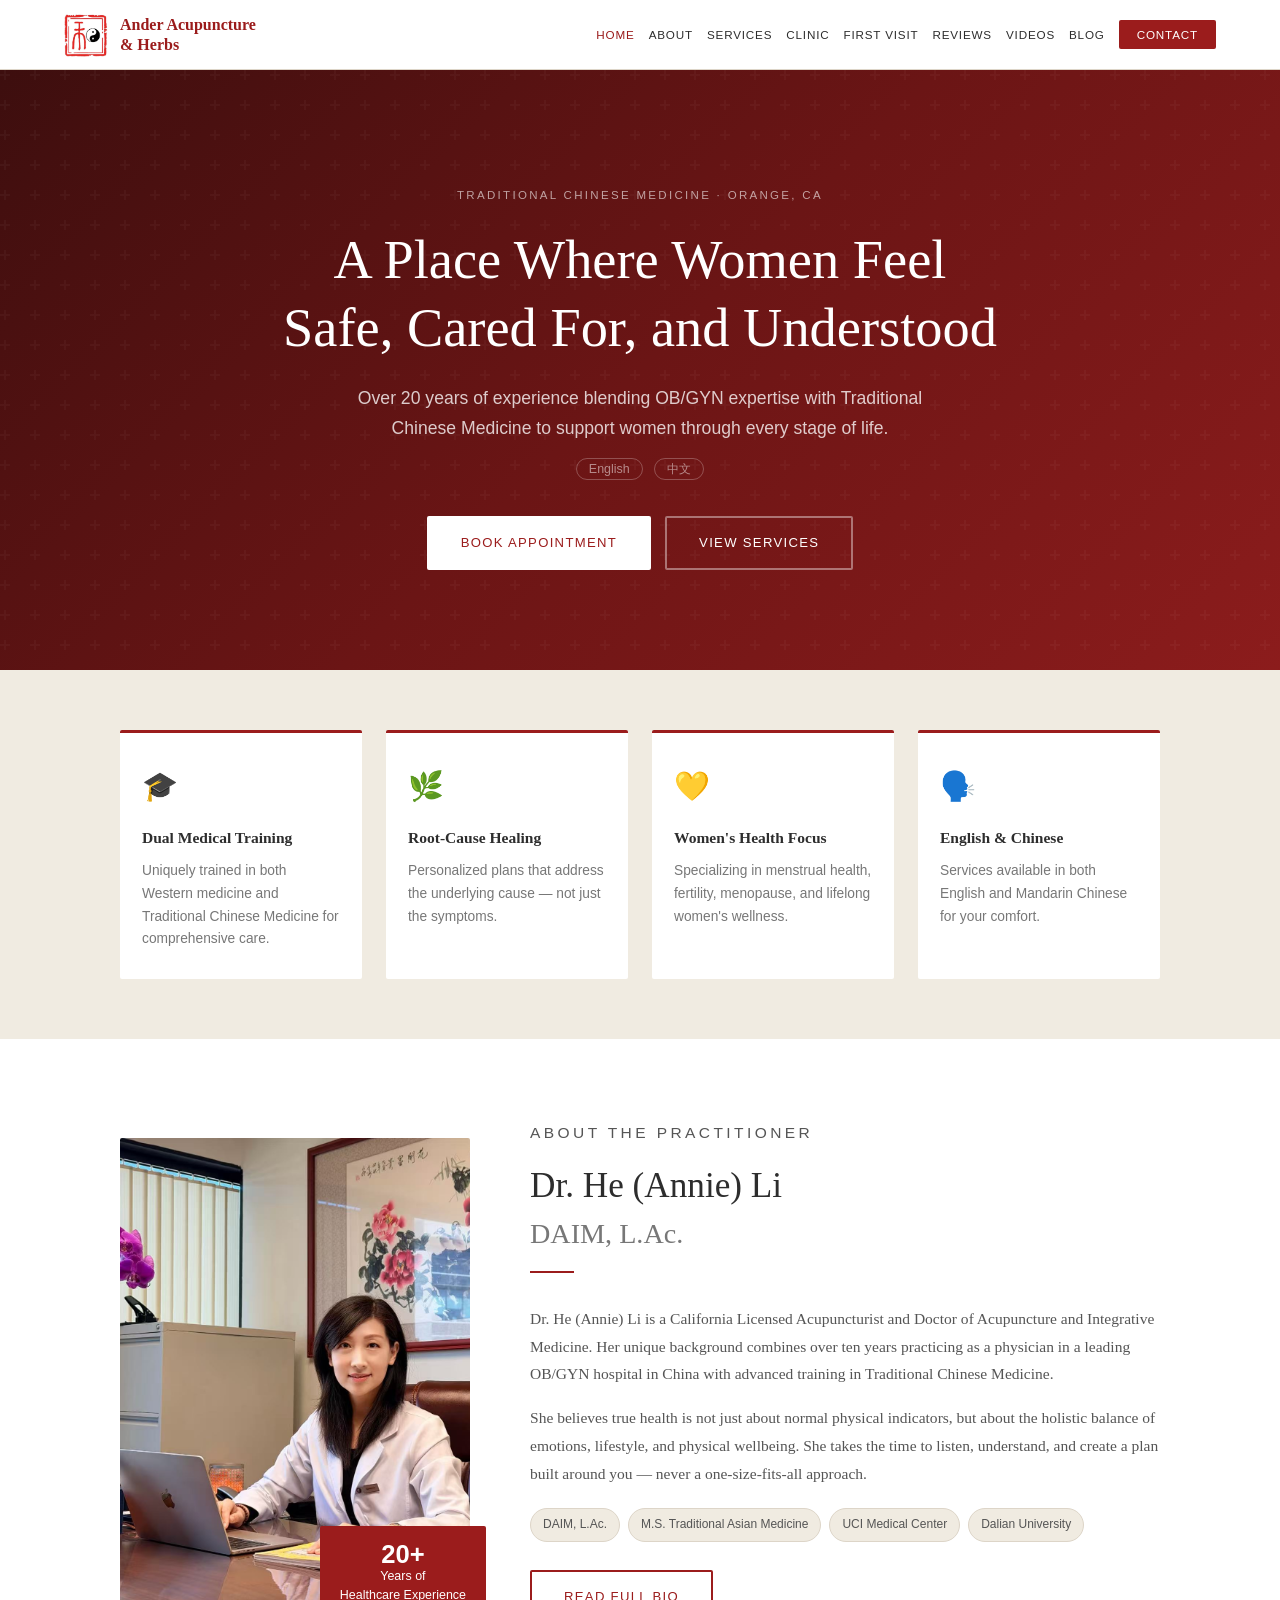
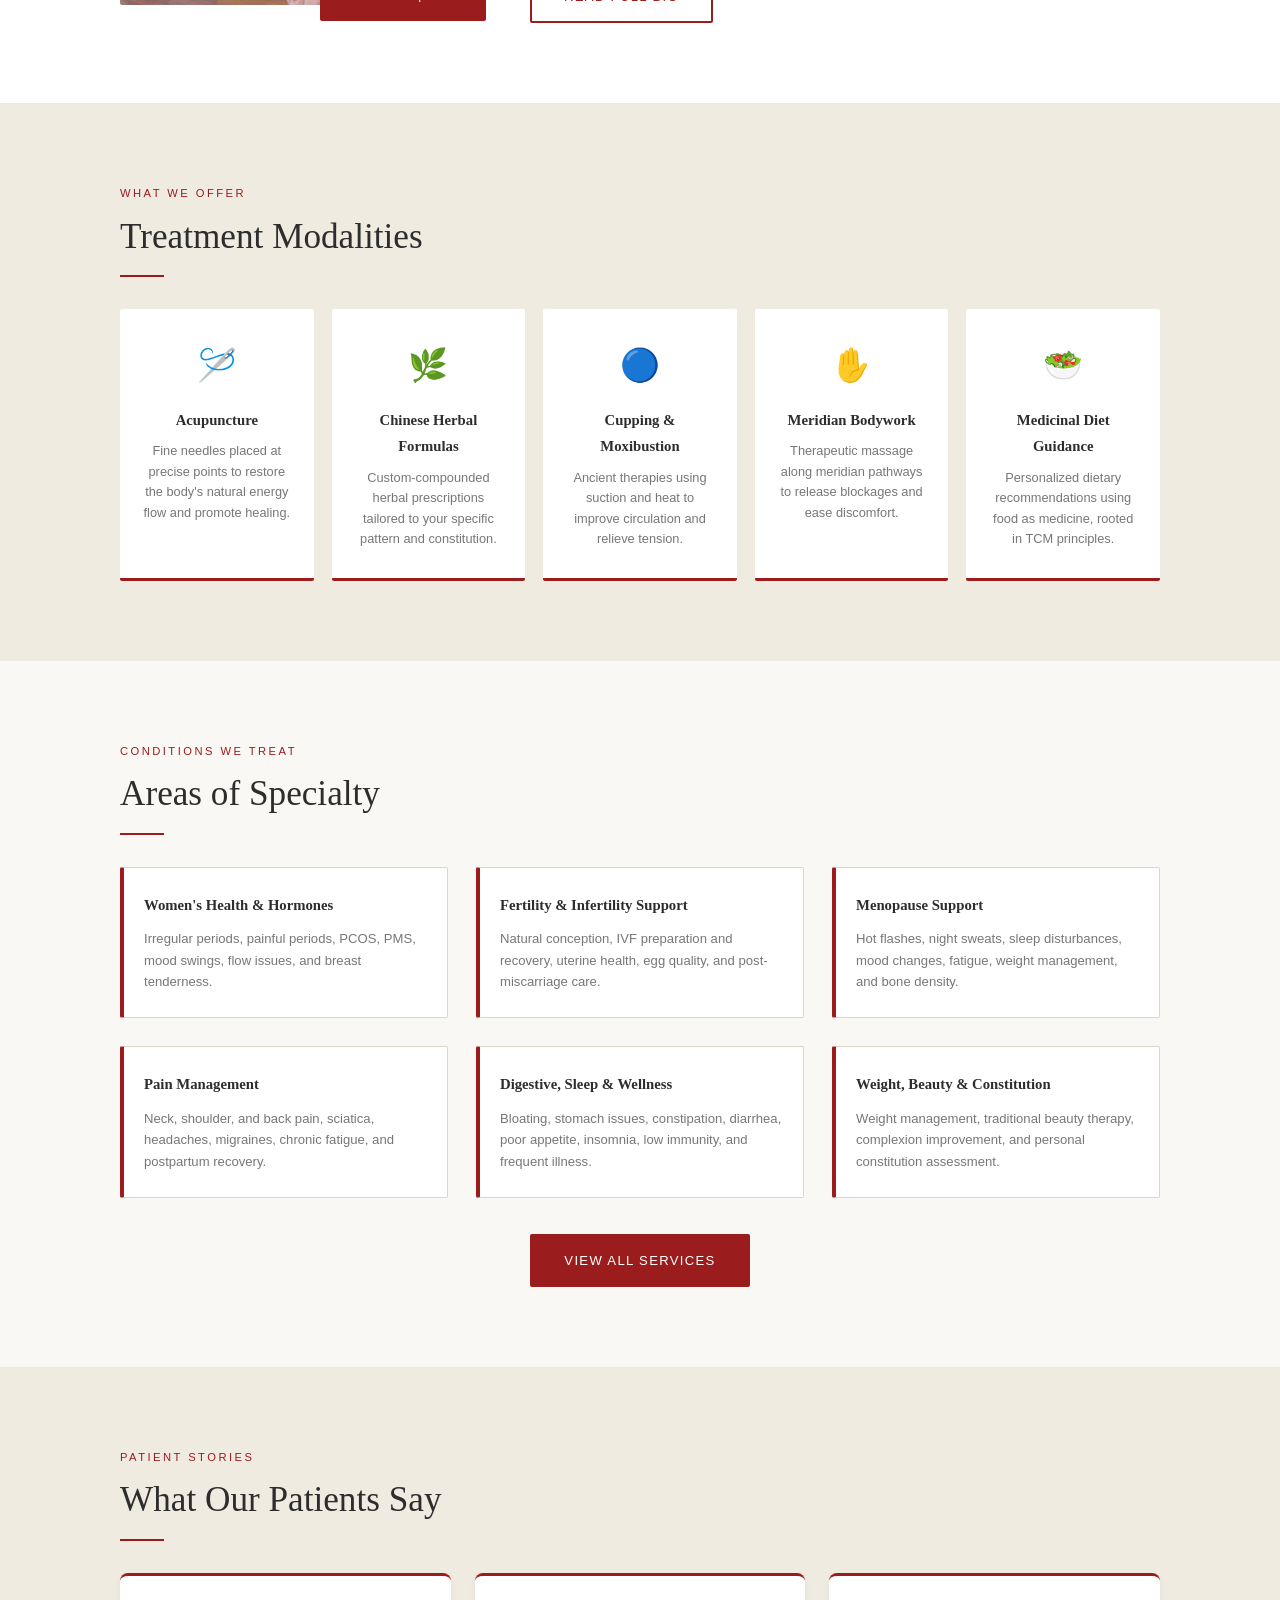
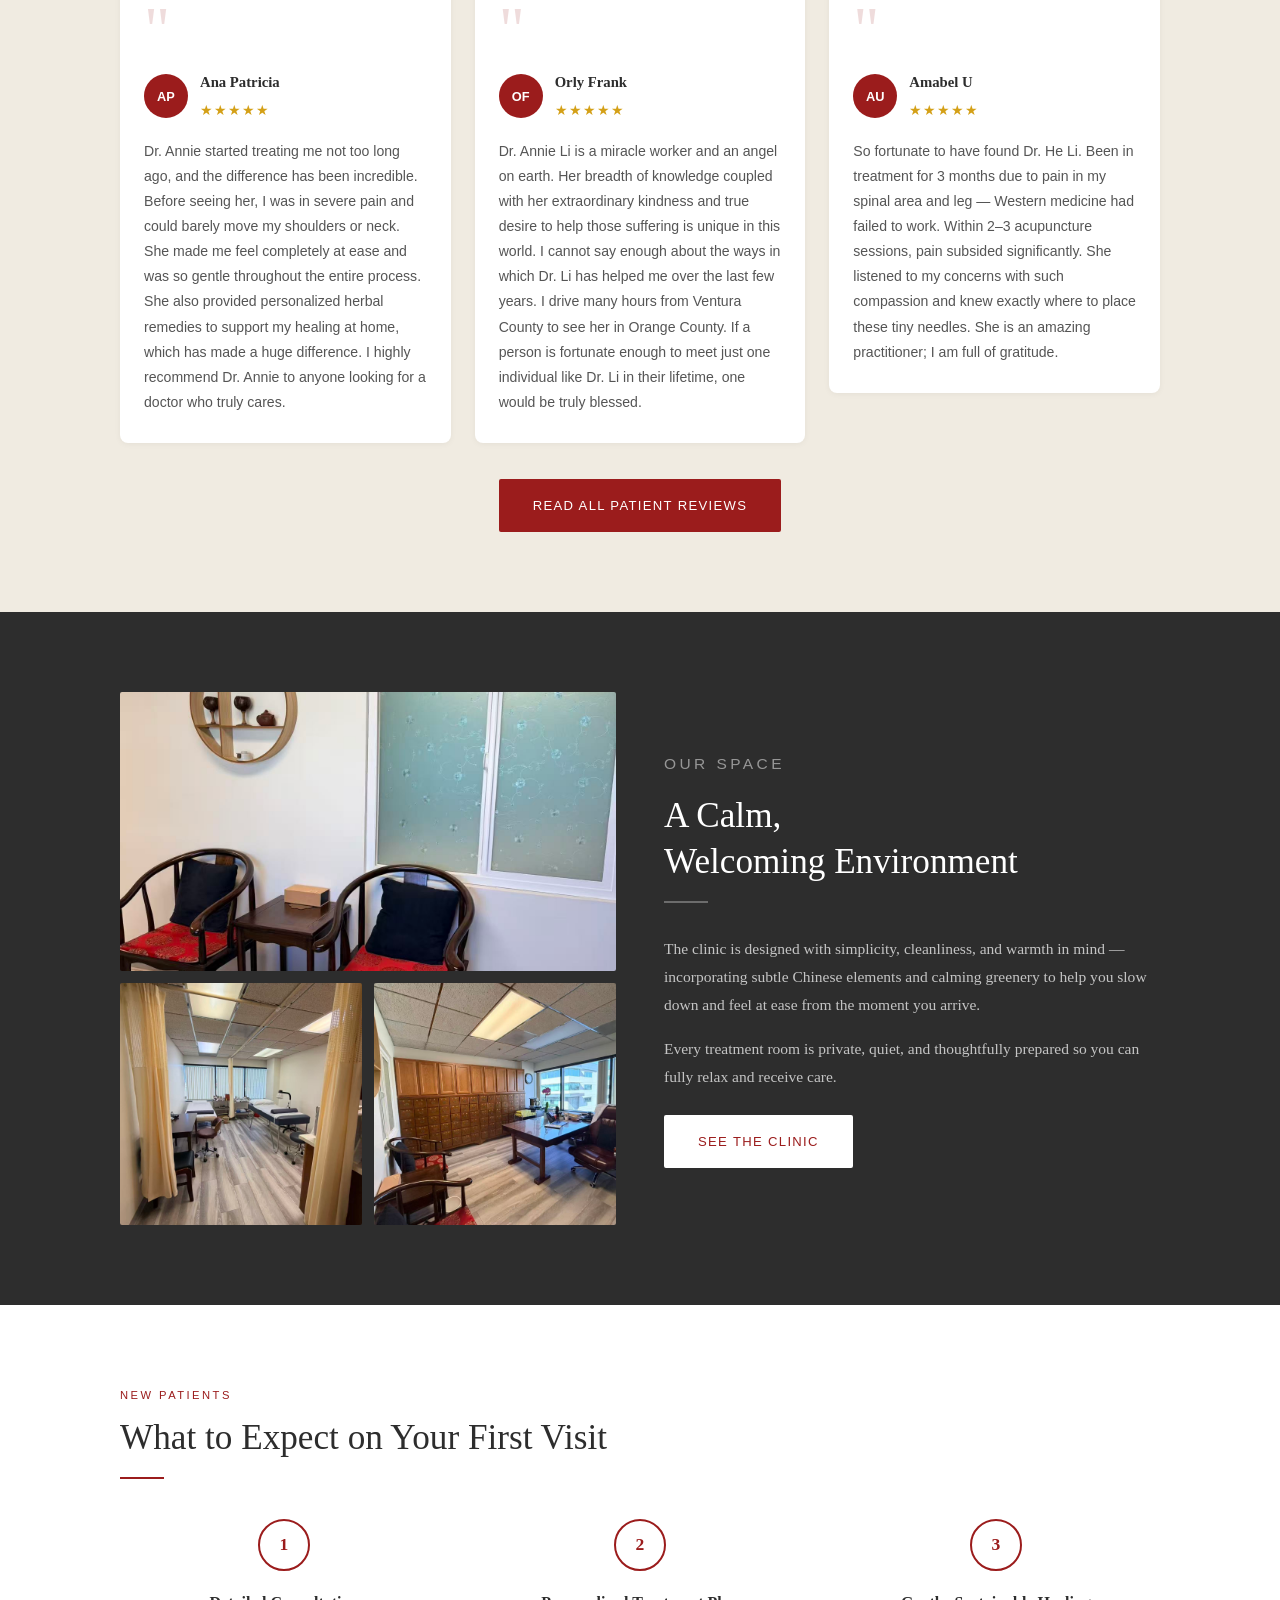
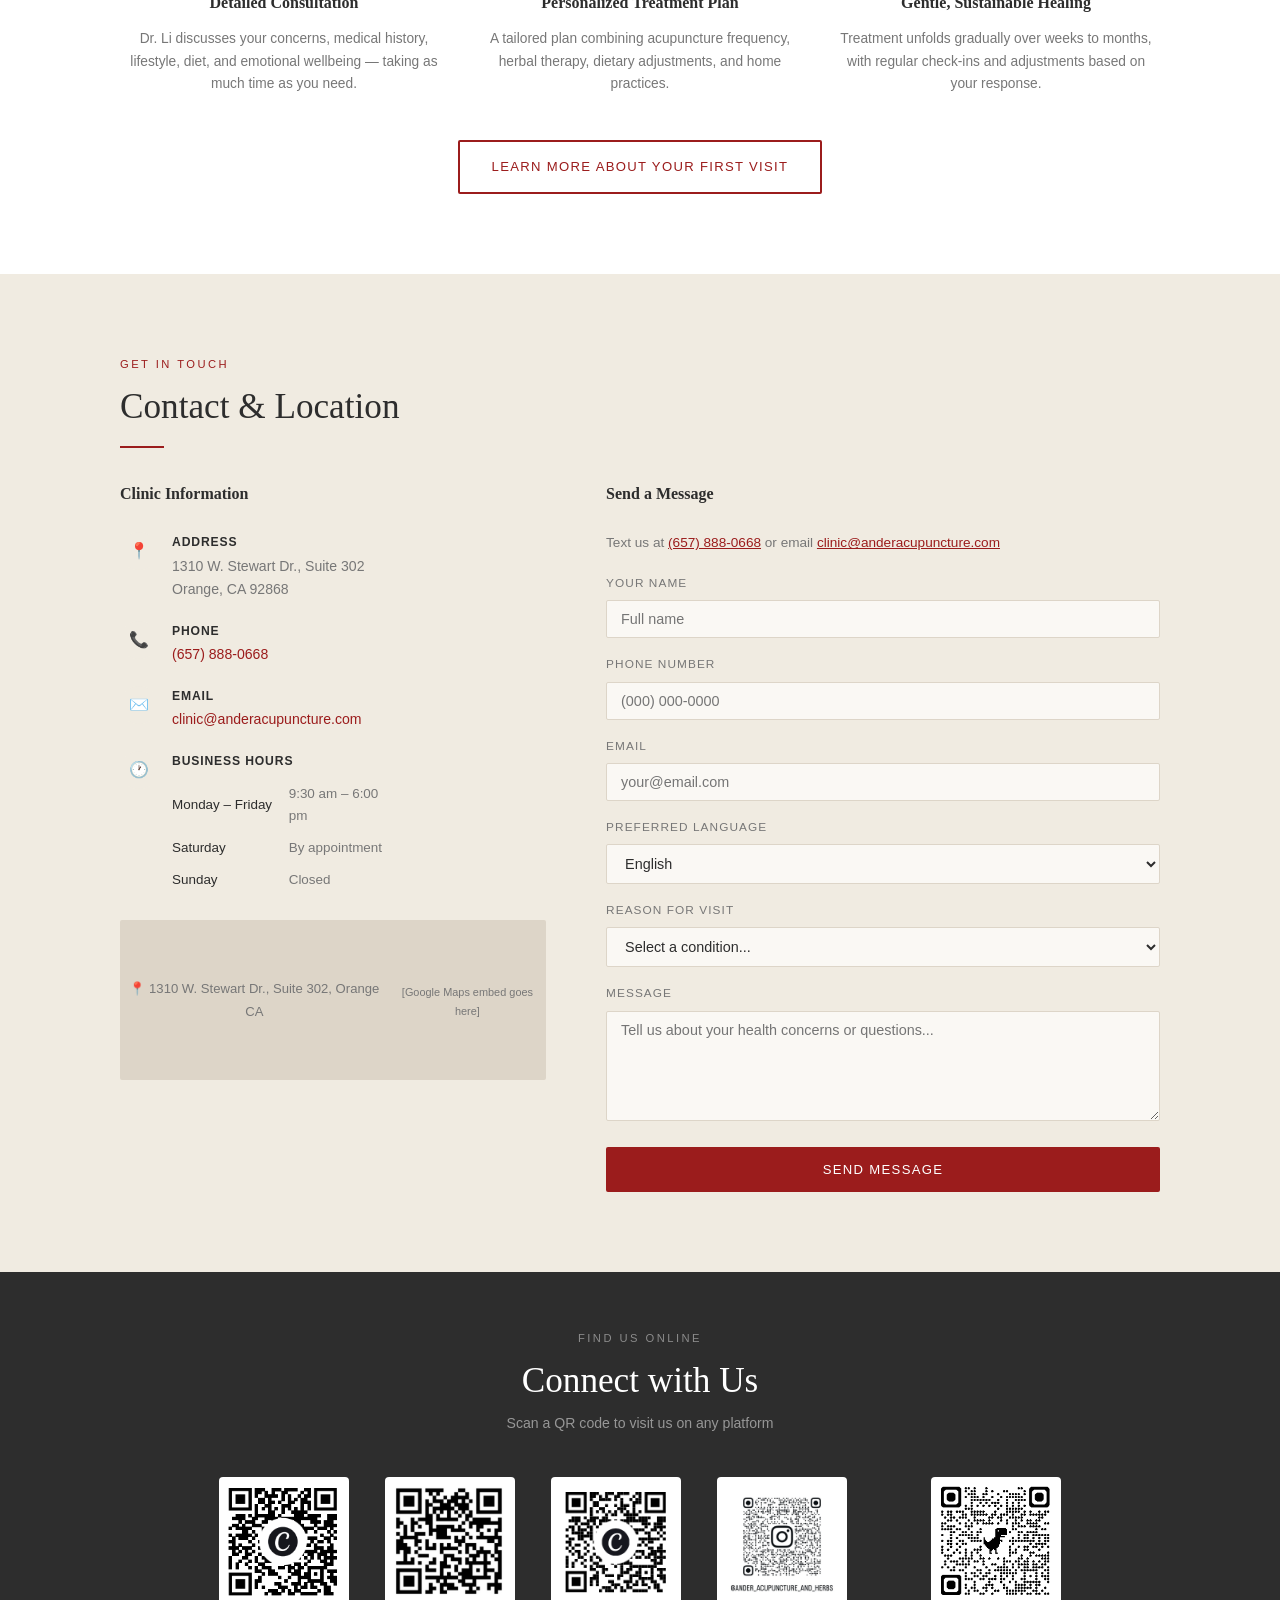
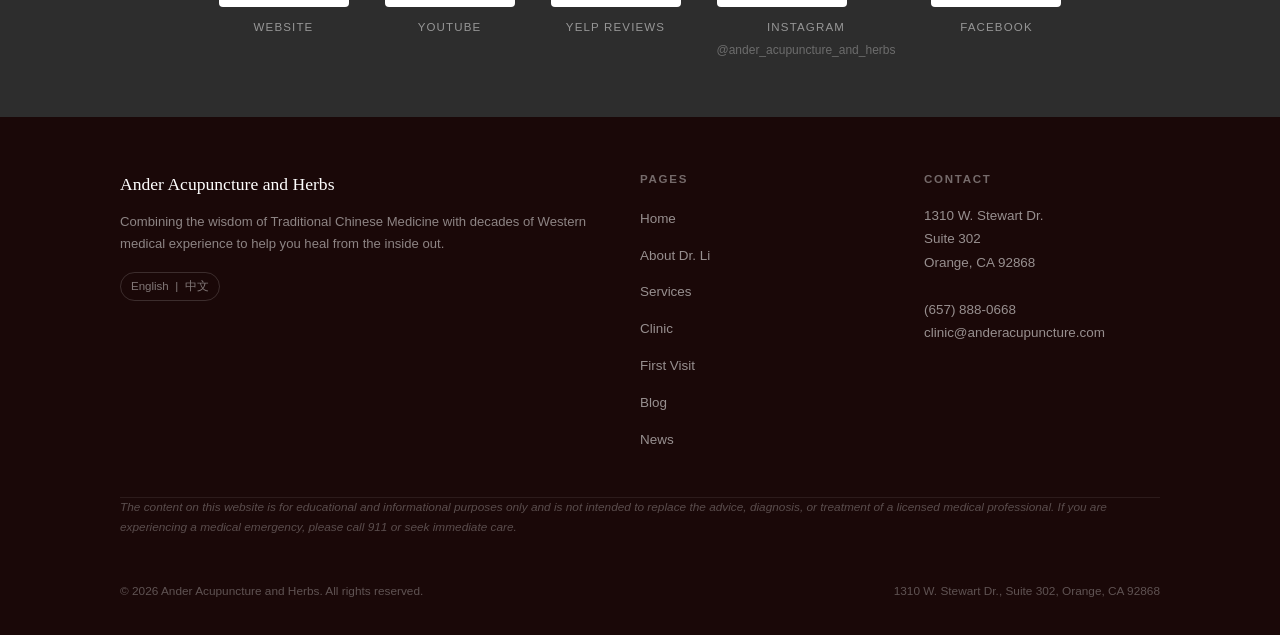
<file: index.html>
<!DOCTYPE html>
<html lang="en">
<head>
  <meta charset="UTF-8" />
  <meta name="viewport" content="width=device-width, initial-scale=1.0" />
  <title>Ander Acupuncture and Herbs | Orange, CA</title>
  <link rel="stylesheet" href="style.css" />
  <style>
    /* ── HOME HERO ── */
    .home-hero {
      background: linear-gradient(135deg, #3D0E0E 0%, #6B1515 50%, #8C1C1C 100%);
      color: #fff;
      padding: 110px 5% 100px;
      text-align: center;
      position: relative;
      overflow: hidden;
    }
    .home-hero::before {
      content: '';
      position: absolute;
      inset: 0;
      background: url("data:image/svg+xml,%3Csvg width='60' height='60' viewBox='0 0 60 60' xmlns='http://www.w3.org/2000/svg'%3E%3Cg fill='none' fill-rule='evenodd'%3E%3Cg fill='%23ffffff' fill-opacity='0.03'%3E%3Cpath d='M36 34v-4h-2v4h-4v2h4v4h2v-4h4v-2h-4zm0-30V0h-2v4h-4v2h4v4h2V6h4V4h-4zM6 34v-4H4v4H0v2h4v4h2v-4h4v-2H6zM6 4V0H4v4H0v2h4v4h2V6h4V4H6z'/%3E%3C/g%3E%3C/g%3E%3C/svg%3E");
    }
    .hero-content {
      position: relative;
      max-width: 740px;
      margin: 0 auto;
    }
    .hero-tag {
      display: inline-block;
      font-family: Arial, sans-serif;
      font-size: 0.72rem;
      letter-spacing: 0.2em;
      text-transform: uppercase;
      color: rgba(255,255,255,0.6);
      margin-bottom: 20px;
    }
    .home-hero h1 {
      font-size: clamp(2rem, 5vw, 3.4rem);
      font-weight: normal;
      line-height: 1.25;
      margin-bottom: 22px;
    }
    .home-hero .hero-sub {
      font-size: 1.1rem;
      color: rgba(255,255,255,0.78);
      max-width: 580px;
      margin: 0 auto 14px;
      font-family: Arial, sans-serif;
      line-height: 1.7;
    }
    .hero-langs {
      font-family: Arial, sans-serif;
      font-size: 0.78rem;
      color: rgba(255,255,255,0.5);
      margin-bottom: 36px;
    }
    .hero-langs span {
      border: 1px solid rgba(255,255,255,0.25);
      padding: 3px 12px;
      border-radius: 20px;
      margin: 0 4px;
    }
    .hero-btns { display: flex; gap: 14px; justify-content: center; flex-wrap: wrap; }

    /* ── HIGHLIGHTS ── */
    .highlights {
      background: var(--tan);
      padding: 60px 5%;
    }
    .highlights .section-inner {
      display: grid;
      grid-template-columns: repeat(auto-fit, minmax(220px, 1fr));
      gap: 24px;
    }
    .highlight-card {
      background: var(--white);
      border-top: 3px solid var(--red);
      padding: 28px 22px;
      border-radius: 2px;
    }
    .highlight-card .hl-icon { font-size: 1.8rem; margin-bottom: 12px; }
    .highlight-card h3 { font-size: 0.97rem; font-weight: bold; margin-bottom: 8px; }
    .highlight-card p { font-family: Arial, sans-serif; font-size: 0.86rem; color: var(--gray); line-height: 1.65; }

    /* ── ABOUT TEASER ── */
    .about-teaser { background: var(--white); }
    .about-teaser-grid {
      display: grid;
      grid-template-columns: 1fr 1.8fr;
      gap: 60px;
      align-items: center;
    }
    .about-photo {
      position: relative;
    }
    .about-photo img {
      width: 100%;
      aspect-ratio: 3/4;
      object-fit: cover;
      border-radius: 2px;
    }
    .about-photo-badge {
      position: absolute;
      bottom: -16px;
      right: -16px;
      background: var(--red);
      color: #fff;
      padding: 16px 20px;
      font-family: Arial, sans-serif;
      font-size: 0.78rem;
      line-height: 1.5;
      text-align: center;
      border-radius: 2px;
    }
    .about-photo-badge strong { display: block; font-size: 1.6rem; line-height: 1; }
    .about-text p { font-size: 0.97rem; color: var(--mid); margin-bottom: 16px; }
    .credentials-row {
      display: flex;
      flex-wrap: wrap;
      gap: 8px;
      margin: 20px 0 28px;
    }
    .cred-tag {
      background: var(--tan);
      font-family: Arial, sans-serif;
      font-size: 0.75rem;
      color: var(--mid);
      padding: 5px 12px;
      border-radius: 20px;
      border: 1px solid var(--border);
    }

    /* ── TREATMENTS OFFERED ── */
    .treatments { background: var(--tan); }
    .treatment-cards {
      display: grid;
      grid-template-columns: repeat(auto-fit, minmax(170px, 1fr));
      gap: 18px;
    }
    .treatment-card {
      background: var(--white);
      border-radius: 2px;
      padding: 28px 20px;
      text-align: center;
      border-bottom: 3px solid var(--red);
      transition: box-shadow 0.2s, transform 0.2s;
    }
    .treatment-card:hover { box-shadow: 0 4px 20px rgba(0,0,0,0.08); transform: translateY(-2px); }
    .treatment-card .t-icon { font-size: 2rem; margin-bottom: 12px; }
    .treatment-card h3 { font-size: 0.92rem; font-weight: bold; color: var(--dark); margin-bottom: 8px; }
    .treatment-card p { font-family: Arial, sans-serif; font-size: 0.8rem; color: var(--gray); line-height: 1.6; }

    /* ── SERVICES TEASER ── */
    .services-teaser { background: var(--cream); }
    .service-cat-card {
      background: var(--white);
      border: 1px solid var(--border);
      border-left: 4px solid var(--red);
      padding: 24px 20px;
      border-radius: 2px;
      transition: box-shadow 0.2s;
    }
    .service-cat-card:hover { box-shadow: 0 2px 14px rgba(0,0,0,0.07); }
    .service-cat-card h3 { font-size: 0.92rem; font-weight: bold; margin-bottom: 10px; color: var(--dark); }
    .service-cat-card p { font-family: Arial, sans-serif; font-size: 0.82rem; color: var(--gray); line-height: 1.65; }

    /* ── CLINIC TEASER ── */
    .clinic-teaser { background: var(--dark); color: #fff; }
    .clinic-teaser-grid {
      display: grid;
      grid-template-columns: 1fr 1fr;
      gap: 48px;
      align-items: center;
    }
    .clinic-img-pair {
      display: grid;
      grid-template-columns: 1fr 1fr;
      gap: 12px;
    }
    .clinic-img-pair img {
      width: 100%;
      aspect-ratio: 1;
      object-fit: cover;
      border-radius: 2px;
    }
    .clinic-img-pair img:first-child {
      grid-column: 1 / -1;
      aspect-ratio: 16/9;
    }
    .clinic-text .section-label { color: rgba(255,255,255,0.5); }
    .clinic-text .section-title { color: #fff; }
    .clinic-text .section-divider { background: rgba(255,255,255,0.3); }
    .clinic-text p { color: rgba(255,255,255,0.72); font-size: 0.97rem; margin-bottom: 16px; }

    /* ── FIRST VISIT TEASER ── */
    .first-visit-teaser { background: var(--white); }
    .steps-grid { display: grid; grid-template-columns: repeat(3,1fr); gap: 28px; }
    .step-card { text-align: center; padding: 8px; }
    .step-number {
      width: 52px; height: 52px;
      border: 2px solid var(--red);
      border-radius: 50%;
      display: flex; align-items: center; justify-content: center;
      font-size: 1.1rem; color: var(--red); font-weight: bold;
      margin: 0 auto 18px;
    }
    .step-card h3 { font-size: 1rem; margin-bottom: 10px; color: var(--dark); }
    .step-card p { font-family: Arial, sans-serif; font-size: 0.86rem; color: var(--gray); line-height: 1.65; }
    .step-connector { display: none; }

    /* ── CONTACT SECTION ── */
    .contact-section { background: var(--tan); }
    .contact-grid { display: grid; grid-template-columns: 1fr 1.3fr; gap: 60px; }
    .contact-info-col h3 { font-size: 1rem; font-weight: bold; margin-bottom: 24px; }
    .hours-table { width: 100%; border-collapse: collapse; margin-top: 6px; }
    .hours-table td {
      font-family: Arial, sans-serif;
      font-size: 0.84rem;
      color: var(--gray);
      padding: 5px 0;
    }
    .hours-table td:first-child { color: var(--dark); width: 55%; }
    .map-box {
      background: var(--border);
      height: 160px;
      display: flex;
      align-items: center;
      justify-content: center;
      font-family: Arial, sans-serif;
      font-size: 0.82rem;
      color: var(--gray);
      margin-top: 24px;
      border-radius: 2px;
      text-align: center;
    }
    .contact-form-col h3 { font-size: 1rem; font-weight: bold; margin-bottom: 24px; }

    /* ── TESTIMONIALS ── */
    .testimonials-section { background: var(--tan); }
    .testimonials-grid {
      display: grid;
      grid-template-columns: repeat(3, 1fr);
      gap: 24px;
      align-items: start;
    }
    .testimonial-card {
      background: var(--white);
      border-radius: 8px;
      padding: 28px 24px;
      border-top: 3px solid var(--red);
      box-shadow: 0 1px 6px rgba(0,0,0,0.05);
    }
    .testimonial-quote {
      font-size: 4rem;
      color: var(--red);
      opacity: 0.15;
      line-height: 0.8;
      margin-bottom: 14px;
      font-family: Georgia, serif;
    }
    .t-header {
      display: flex;
      align-items: center;
      gap: 12px;
      margin-bottom: 16px;
    }
    .t-avatar {
      width: 44px;
      height: 44px;
      border-radius: 50%;
      background: var(--red);
      color: #fff;
      display: flex;
      align-items: center;
      justify-content: center;
      font-family: Arial, sans-serif;
      font-size: 0.8rem;
      font-weight: bold;
      flex-shrink: 0;
    }
    .t-name { font-size: 0.92rem; font-weight: bold; color: var(--dark); margin-bottom: 3px; }
    .t-stars { color: #D4A017; font-size: 0.85rem; letter-spacing: 1px; }
    .testimonial-text {
      font-family: Arial, sans-serif;
      font-size: 0.88rem;
      color: var(--mid);
      line-height: 1.78;
    }

    @media (max-width: 800px) {
      .about-teaser-grid,
      .clinic-teaser-grid,
      .contact-grid,
      .testimonials-grid { grid-template-columns: 1fr; }
      .steps-grid { grid-template-columns: 1fr; }
      .about-photo { max-width: 320px; }
      .about-photo-badge { bottom: 0; right: 0; }
    }
  </style>
</head>
<body>

  <!-- NAV -->
  <nav>
    <a class="nav-logo" href="index.html">
      <img src="logo.jpg" alt="Ander Acupuncture logo" />
      <div class="nav-brand">
        Ander Acupuncture
        <span>&amp; Herbs</span>
      </div>
    </a>
    <ul class="nav-links">
      <li><a href="index.html" class="active">Home</a></li>
      <li><a href="about.html">About</a></li>
      <li><a href="services.html">Services</a></li>
      <li><a href="clinic.html">Clinic</a></li>
      <li><a href="first-visit.html">First Visit</a></li>
      <li><a href="testimonials.html">Reviews</a></li>
      <li><a href="videos.html">Videos</a></li>
      <li><a href="blog.html">Blog</a></li>
      <li><a href="index.html#contact" class="nav-cta">Contact</a></li>
    </ul>
  </nav>

  <!-- HERO -->
  <section class="home-hero">
    <div class="hero-content">
      <span class="hero-tag">Traditional Chinese Medicine · Orange, CA</span>
      <h1>A Place Where Women Feel<br>Safe, Cared For, and Understood</h1>
      <p class="hero-sub">Over 20 years of experience blending OB/GYN expertise with Traditional Chinese Medicine to support women through every stage of life.</p>
      <div class="hero-langs">
        <span>English</span>
        <span>中文</span>
      </div>
      <div class="hero-btns">
        <a href="index.html#contact" class="btn btn-primary">Book Appointment</a>
        <a href="services.html" class="btn" style="color:#fff;border-color:rgba(255,255,255,0.4);">View Services</a>
      </div>
    </div>
  </section>

  <!-- HIGHLIGHTS -->
  <div class="highlights">
    <div class="section-inner">
      <div class="highlight-card">
        <div class="hl-icon">🎓</div>
        <h3>Dual Medical Training</h3>
        <p>Uniquely trained in both Western medicine and Traditional Chinese Medicine for comprehensive care.</p>
      </div>
      <div class="highlight-card">
        <div class="hl-icon">🌿</div>
        <h3>Root-Cause Healing</h3>
        <p>Personalized plans that address the underlying cause — not just the symptoms.</p>
      </div>
      <div class="highlight-card">
        <div class="hl-icon">💛</div>
        <h3>Women's Health Focus</h3>
        <p>Specializing in menstrual health, fertility, menopause, and lifelong women's wellness.</p>
      </div>
      <div class="highlight-card">
        <div class="hl-icon">🗣️</div>
        <h3>English &amp; Chinese</h3>
        <p>Services available in both English and Mandarin Chinese for your comfort.</p>
      </div>
    </div>
  </div>

  <!-- ABOUT TEASER -->
  <section class="section about-teaser">
    <div class="section-inner">
      <div class="about-teaser-grid">
        <div class="about-photo">
          <img src="images/dr-li-main.jpeg" alt="Dr. He (Annie) Li in consultation" />
          <div class="about-photo-badge">
            <strong>20+</strong>
            Years of<br>Healthcare Experience
          </div>
        </div>
        <div class="about-text">
          <p class="section-label">About the Practitioner</p>
          <h2 class="section-title">Dr. He (Annie) Li<br><span style="font-size:0.8em;color:var(--gray);">DAIM, L.Ac.</span></h2>
          <div class="section-divider"></div>
          <p>Dr. He (Annie) Li is a California Licensed Acupuncturist and Doctor of Acupuncture and Integrative Medicine. Her unique background combines over ten years practicing as a physician in a leading OB/GYN hospital in China with advanced training in Traditional Chinese Medicine.</p>
          <p>She believes true health is not just about normal physical indicators, but about the holistic balance of emotions, lifestyle, and physical wellbeing. She takes the time to listen, understand, and create a plan built around you — never a one-size-fits-all approach.</p>
          <div class="credentials-row">
            <span class="cred-tag">DAIM, L.Ac.</span>
            <span class="cred-tag">M.S. Traditional Asian Medicine</span>
            <span class="cred-tag">UCI Medical Center</span>
            <span class="cred-tag">Dalian University</span>
          </div>
          <a href="about.html" class="btn btn-outline">Read Full Bio</a>
        </div>
      </div>
    </div>
  </section>

  <!-- TREATMENTS OFFERED -->
  <section class="section treatments">
    <div class="section-inner">
      <p class="section-label">What We Offer</p>
      <h2 class="section-title">Treatment Modalities</h2>
      <div class="section-divider"></div>
      <div class="treatment-cards">
        <div class="treatment-card">
          <div class="t-icon">🪡</div>
          <h3>Acupuncture</h3>
          <p>Fine needles placed at precise points to restore the body's natural energy flow and promote healing.</p>
        </div>
        <div class="treatment-card">
          <div class="t-icon">🌿</div>
          <h3>Chinese Herbal Formulas</h3>
          <p>Custom-compounded herbal prescriptions tailored to your specific pattern and constitution.</p>
        </div>
        <div class="treatment-card">
          <div class="t-icon">🔵</div>
          <h3>Cupping &amp; Moxibustion</h3>
          <p>Ancient therapies using suction and heat to improve circulation and relieve tension.</p>
        </div>
        <div class="treatment-card">
          <div class="t-icon">✋</div>
          <h3>Meridian Bodywork</h3>
          <p>Therapeutic massage along meridian pathways to release blockages and ease discomfort.</p>
        </div>
        <div class="treatment-card">
          <div class="t-icon">🥗</div>
          <h3>Medicinal Diet Guidance</h3>
          <p>Personalized dietary recommendations using food as medicine, rooted in TCM principles.</p>
        </div>
      </div>
    </div>
  </section>

  <!-- SERVICES TEASER -->
  <section class="section services-teaser">
    <div class="section-inner">
      <p class="section-label">Conditions We Treat</p>
      <h2 class="section-title">Areas of Specialty</h2>
      <div class="section-divider"></div>
      <div class="grid-3" style="margin-bottom:36px;">
        <div class="service-cat-card">
          <h3>Women's Health &amp; Hormones</h3>
          <p>Irregular periods, painful periods, PCOS, PMS, mood swings, flow issues, and breast tenderness.</p>
        </div>
        <div class="service-cat-card">
          <h3>Fertility &amp; Infertility Support</h3>
          <p>Natural conception, IVF preparation and recovery, uterine health, egg quality, and post-miscarriage care.</p>
        </div>
        <div class="service-cat-card">
          <h3>Menopause Support</h3>
          <p>Hot flashes, night sweats, sleep disturbances, mood changes, fatigue, weight management, and bone density.</p>
        </div>
        <div class="service-cat-card">
          <h3>Pain Management</h3>
          <p>Neck, shoulder, and back pain, sciatica, headaches, migraines, chronic fatigue, and postpartum recovery.</p>
        </div>
        <div class="service-cat-card">
          <h3>Digestive, Sleep &amp; Wellness</h3>
          <p>Bloating, stomach issues, constipation, diarrhea, poor appetite, insomnia, low immunity, and frequent illness.</p>
        </div>
        <div class="service-cat-card">
          <h3>Weight, Beauty &amp; Constitution</h3>
          <p>Weight management, traditional beauty therapy, complexion improvement, and personal constitution assessment.</p>
        </div>
      </div>
      <div style="text-align:center;">
        <a href="services.html" class="btn btn-red">View All Services</a>
      </div>
    </div>
  </section>

  <!-- TESTIMONIALS -->
  <section class="section testimonials-section">
    <div class="section-inner">
      <p class="section-label">Patient Stories</p>
      <h2 class="section-title">What Our Patients Say</h2>
      <div class="section-divider"></div>
      <div class="testimonials-grid">

        <div class="testimonial-card">
          <div class="testimonial-quote">"</div>
          <div class="t-header">
            <div class="t-avatar">AP</div>
            <div>
              <div class="t-name">Ana Patricia</div>
              <div class="t-stars">★★★★★</div>
            </div>
          </div>
          <p class="testimonial-text">Dr. Annie started treating me not too long ago, and the difference has been incredible. Before seeing her, I was in severe pain and could barely move my shoulders or neck. She made me feel completely at ease and was so gentle throughout the entire process. She also provided personalized herbal remedies to support my healing at home, which has made a huge difference. I highly recommend Dr. Annie to anyone looking for a doctor who truly cares.</p>
        </div>

        <div class="testimonial-card">
          <div class="testimonial-quote">"</div>
          <div class="t-header">
            <div class="t-avatar">OF</div>
            <div>
              <div class="t-name">Orly Frank</div>
              <div class="t-stars">★★★★★</div>
            </div>
          </div>
          <p class="testimonial-text">Dr. Annie Li is a miracle worker and an angel on earth. Her breadth of knowledge coupled with her extraordinary kindness and true desire to help those suffering is unique in this world. I cannot say enough about the ways in which Dr. Li has helped me over the last few years. I drive many hours from Ventura County to see her in Orange County. If a person is fortunate enough to meet just one individual like Dr. Li in their lifetime, one would be truly blessed.</p>
        </div>

        <div class="testimonial-card">
          <div class="testimonial-quote">"</div>
          <div class="t-header">
            <div class="t-avatar">AU</div>
            <div>
              <div class="t-name">Amabel U</div>
              <div class="t-stars">★★★★★</div>
            </div>
          </div>
          <p class="testimonial-text">So fortunate to have found Dr. He Li. Been in treatment for 3 months due to pain in my spinal area and leg — Western medicine had failed to work. Within 2–3 acupuncture sessions, pain subsided significantly. She listened to my concerns with such compassion and knew exactly where to place these tiny needles. She is an amazing practitioner; I am full of gratitude.</p>
        </div>

      </div>
      <div style="text-align:center;margin-top:36px;">
        <a href="testimonials.html" class="btn btn-red">Read All Patient Reviews</a>
      </div>
    </div>
  </section>

  <!-- CLINIC TEASER -->
  <section class="section clinic-teaser">
    <div class="section-inner">
      <div class="clinic-teaser-grid">
        <div class="clinic-img-pair">
          <img src="images/waiting-area.jpg" alt="Clinic waiting area" />
          <img src="images/treatment-room-1.jpg" alt="Treatment room" />
          <img src="images/herb-cabinet.jpg" alt="Herb cabinet" />
        </div>
        <div class="clinic-text">
          <p class="section-label">Our Space</p>
          <h2 class="section-title">A Calm,<br>Welcoming Environment</h2>
          <div class="section-divider"></div>
          <p>The clinic is designed with simplicity, cleanliness, and warmth in mind — incorporating subtle Chinese elements and calming greenery to help you slow down and feel at ease from the moment you arrive.</p>
          <p>Every treatment room is private, quiet, and thoughtfully prepared so you can fully relax and receive care.</p>
          <a href="clinic.html" class="btn btn-primary" style="margin-top:8px;">See the Clinic</a>
        </div>
      </div>
    </div>
  </section>

  <!-- FIRST VISIT TEASER -->
  <section class="section first-visit-teaser">
    <div class="section-inner">
      <p class="section-label">New Patients</p>
      <h2 class="section-title">What to Expect on Your First Visit</h2>
      <div class="section-divider"></div>
      <div class="steps-grid" style="margin-bottom:36px;">
        <div class="step-card">
          <div class="step-number">1</div>
          <h3>Detailed Consultation</h3>
          <p>Dr. Li discusses your concerns, medical history, lifestyle, diet, and emotional wellbeing — taking as much time as you need.</p>
        </div>
        <div class="step-card">
          <div class="step-number">2</div>
          <h3>Personalized Treatment Plan</h3>
          <p>A tailored plan combining acupuncture frequency, herbal therapy, dietary adjustments, and home practices.</p>
        </div>
        <div class="step-card">
          <div class="step-number">3</div>
          <h3>Gentle, Sustainable Healing</h3>
          <p>Treatment unfolds gradually over weeks to months, with regular check-ins and adjustments based on your response.</p>
        </div>
      </div>
      <div style="text-align:center;">
        <a href="first-visit.html" class="btn btn-outline">Learn More About Your First Visit</a>
      </div>
    </div>
  </section>

  <!-- CONTACT -->
  <section class="section contact-section" id="contact">
    <div class="section-inner">
      <p class="section-label">Get in Touch</p>
      <h2 class="section-title">Contact &amp; Location</h2>
      <div class="section-divider"></div>
      <div class="contact-grid">

        <div class="contact-info-col">
          <h3>Clinic Information</h3>
          <div class="info-row">
            <div class="info-icon">📍</div>
            <div class="info-text">
              <strong>Address</strong>
              1310 W. Stewart Dr., Suite 302<br>Orange, CA 92868
            </div>
          </div>
          <div class="info-row">
            <div class="info-icon">📞</div>
            <div class="info-text">
              <strong>Phone</strong>
              <a href="tel:6578880668">(657) 888-0668</a>
            </div>
          </div>
          <div class="info-row">
            <div class="info-icon">✉️</div>
            <div class="info-text">
              <strong>Email</strong>
              <a href="mailto:clinic@anderacupuncture.com">clinic@anderacupuncture.com</a>
            </div>
          </div>
          <div class="info-row">
            <div class="info-icon">🕐</div>
            <div class="info-text">
              <strong>Business Hours</strong>
              <table class="hours-table">
                <tr><td>Monday – Friday</td><td>9:30 am – 6:00 pm</td></tr>
                <tr><td>Saturday</td><td>By appointment</td></tr>
                <tr><td>Sunday</td><td>Closed</td></tr>
              </table>
            </div>
          </div>
          <div class="map-box">
            📍 1310 W. Stewart Dr., Suite 302, Orange CA<br>
            <small style="display:block;margin-top:4px;">[Google Maps embed goes here]</small>
          </div>
        </div>

        <div class="contact-form-col">
          <h3>Send a Message</h3>
          <p style="font-family:Arial,sans-serif;font-size:0.85rem;color:var(--gray);margin-bottom:18px;line-height:1.65;">Text us at <a href="sms:6578880668" style="color:var(--red);">(657) 888-0668</a> or email <a href="mailto:clinic@anderacupuncture.com" style="color:var(--red);">clinic@anderacupuncture.com</a></p>
          <form>
            <div class="form-group">
              <label>Your Name</label>
              <input type="text" placeholder="Full name" />
            </div>
            <div class="form-group">
              <label>Phone Number</label>
              <input type="tel" placeholder="(000) 000-0000" />
            </div>
            <div class="form-group">
              <label>Email</label>
              <input type="email" placeholder="your@email.com" />
            </div>
            <div class="form-group">
              <label>Preferred Language</label>
              <select>
                <option>English</option>
                <option>Chinese (中文)</option>
              </select>
            </div>
            <div class="form-group">
              <label>Reason for Visit</label>
              <select>
                <option value="">Select a condition...</option>
                <option>Irregular Menstruation</option>
                <option>Infertility / IVF Support</option>
                <option>Period Pain</option>
                <option>Menopause Support</option>
                <option>Pain Management</option>
                <option>Digestive Issues</option>
                <option>Insomnia</option>
                <option>Weight &amp; Wellness</option>
                <option>Post COVID-19 Syndrome</option>
                <option>Other</option>
              </select>
            </div>
            <div class="form-group">
              <label>Message</label>
              <textarea placeholder="Tell us about your health concerns or questions..."></textarea>
            </div>
            <button type="submit" class="btn btn-red" style="width:100%;padding:13px;">Send Message</button>
          </form>
        </div>

      </div>
    </div>
  </section>

  <!-- SOCIAL / QR CODES -->
  <section class="section" style="background:var(--dark);padding:56px 5%;">
    <div class="section-inner" style="text-align:center;">
      <p class="section-label" style="color:rgba(255,255,255,0.45);">Find Us Online</p>
      <h2 class="section-title" style="color:#fff;margin-bottom:8px;">Connect with Us</h2>
      <p style="font-family:Arial,sans-serif;font-size:0.88rem;color:rgba(255,255,255,0.5);margin-bottom:40px;">Scan a QR code to visit us on any platform</p>
      <div style="display:flex;flex-wrap:wrap;justify-content:center;gap:36px;">

        <a href="https://www.canvaqr.com/RGRMWkVf1A" target="_blank" rel="noopener" style="text-decoration:none;">
          <div style="text-align:center;">
            <img src="images/qr-website.png" alt="Website QR code" style="width:130px;height:130px;object-fit:contain;border-radius:4px;background:#fff;padding:6px;" />
            <div style="font-family:Arial,sans-serif;font-size:0.72rem;letter-spacing:0.1em;text-transform:uppercase;color:rgba(255,255,255,0.5);margin-top:10px;">Website</div>
          </div>
        </a>

        <a href="https://youtu.be/sV17SmjADZw" target="_blank" rel="noopener" style="text-decoration:none;">
          <div style="text-align:center;">
            <img src="images/qr-youtube.png" alt="YouTube QR code" style="width:130px;height:130px;object-fit:contain;border-radius:4px;background:#fff;padding:6px;" />
            <div style="font-family:Arial,sans-serif;font-size:0.72rem;letter-spacing:0.1em;text-transform:uppercase;color:rgba(255,255,255,0.5);margin-top:10px;">YouTube</div>
          </div>
        </a>

        <a href="https://www.canvaqr.com/RGRmH1m7Bs" target="_blank" rel="noopener" style="text-decoration:none;">
          <div style="text-align:center;">
            <img src="images/qr-yelp.png" alt="Yelp QR code" style="width:130px;height:130px;object-fit:contain;border-radius:4px;background:#fff;padding:6px;" />
            <div style="font-family:Arial,sans-serif;font-size:0.72rem;letter-spacing:0.1em;text-transform:uppercase;color:rgba(255,255,255,0.5);margin-top:10px;">Yelp Reviews</div>
          </div>
        </a>

        <a href="https://www.instagram.com/ander_acupuncture_and_herbs" target="_blank" rel="noopener" style="text-decoration:none;">
          <div style="text-align:center;">
            <img src="images/qr-instagram.png" alt="Instagram QR code" style="width:130px;height:130px;object-fit:contain;border-radius:4px;background:#fff;padding:6px;" />
            <div style="font-family:Arial,sans-serif;font-size:0.72rem;letter-spacing:0.1em;text-transform:uppercase;color:rgba(255,255,255,0.5);margin-top:10px;">Instagram</div>
            <div style="font-family:Arial,sans-serif;font-size:0.75rem;color:rgba(255,255,255,0.3);margin-top:2px;">@ander_acupuncture_and_herbs</div>
          </div>
        </a>

        <a href="https://www.facebook.com/profile.php?id=61593744581716" target="_blank" rel="noopener" style="text-decoration:none;">
          <div style="text-align:center;">
            <img src="images/qr-facebook.png" alt="Facebook QR code" style="width:130px;height:130px;object-fit:contain;border-radius:4px;background:#fff;padding:6px;" />
            <div style="font-family:Arial,sans-serif;font-size:0.72rem;letter-spacing:0.1em;text-transform:uppercase;color:rgba(255,255,255,0.5);margin-top:10px;">Facebook</div>
          </div>
        </a>

      </div>
    </div>
  </section>

  <!-- FOOTER -->
  <footer>
    <div class="footer-inner">
      <div>
        <div class="footer-brand">Ander Acupuncture and Herbs</div>
        <p class="footer-tagline">Combining the wisdom of Traditional Chinese Medicine with decades of Western medical experience to help you heal from the inside out.</p>
        <span class="footer-lang">English &nbsp;|&nbsp; 中文</span>
      </div>
      <div class="footer-col">
        <h4>Pages</h4>
        <ul>
          <li><a href="index.html">Home</a></li>
          <li><a href="about.html">About Dr. Li</a></li>
          <li><a href="services.html">Services</a></li>
          <li><a href="clinic.html">Clinic</a></li>
          <li><a href="first-visit.html">First Visit</a></li>
          <li><a href="blog.html">Blog</a></li>
          <li><a href="news.html">News</a></li>
        </ul>
      </div>
      <div class="footer-col">
        <h4>Contact</h4>
        <p>
          1310 W. Stewart Dr.<br>Suite 302<br>Orange, CA 92868<br><br>
          <a href="tel:6578880668">(657) 888-0668</a><br>
          <a href="mailto:clinic@anderacupuncture.com">clinic@anderacupuncture.com</a>
        </p>
      </div>
    </div>
    <p class="footer-disclaimer">
      The content on this website is for educational and informational purposes only and is not intended to replace the advice, diagnosis, or treatment of a licensed medical professional. If you are experiencing a medical emergency, please call 911 or seek immediate care.
    </p>
    <div class="footer-bottom">
      <span>&copy; 2026 Ander Acupuncture and Herbs. All rights reserved.</span>
      <span>1310 W. Stewart Dr., Suite 302, Orange, CA 92868</span>
    </div>
  </footer>

</body>
</html>
</file>
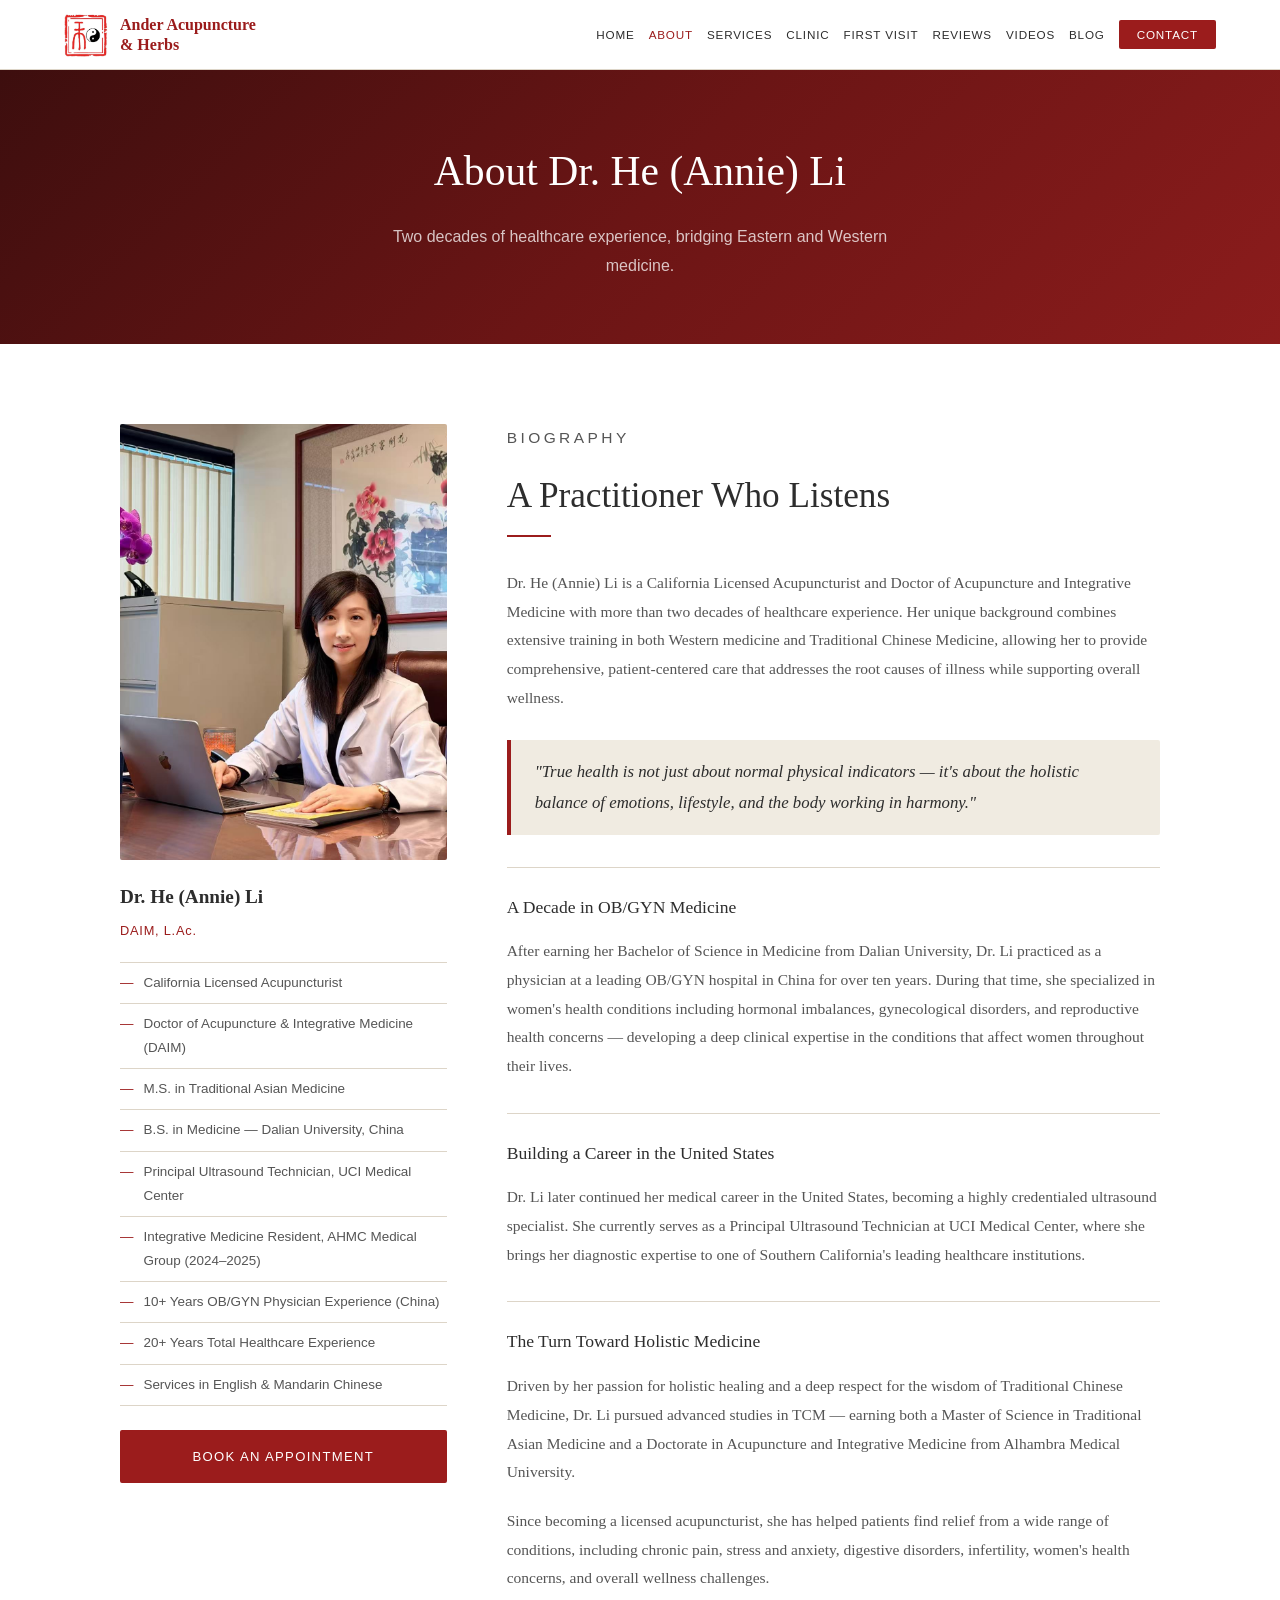
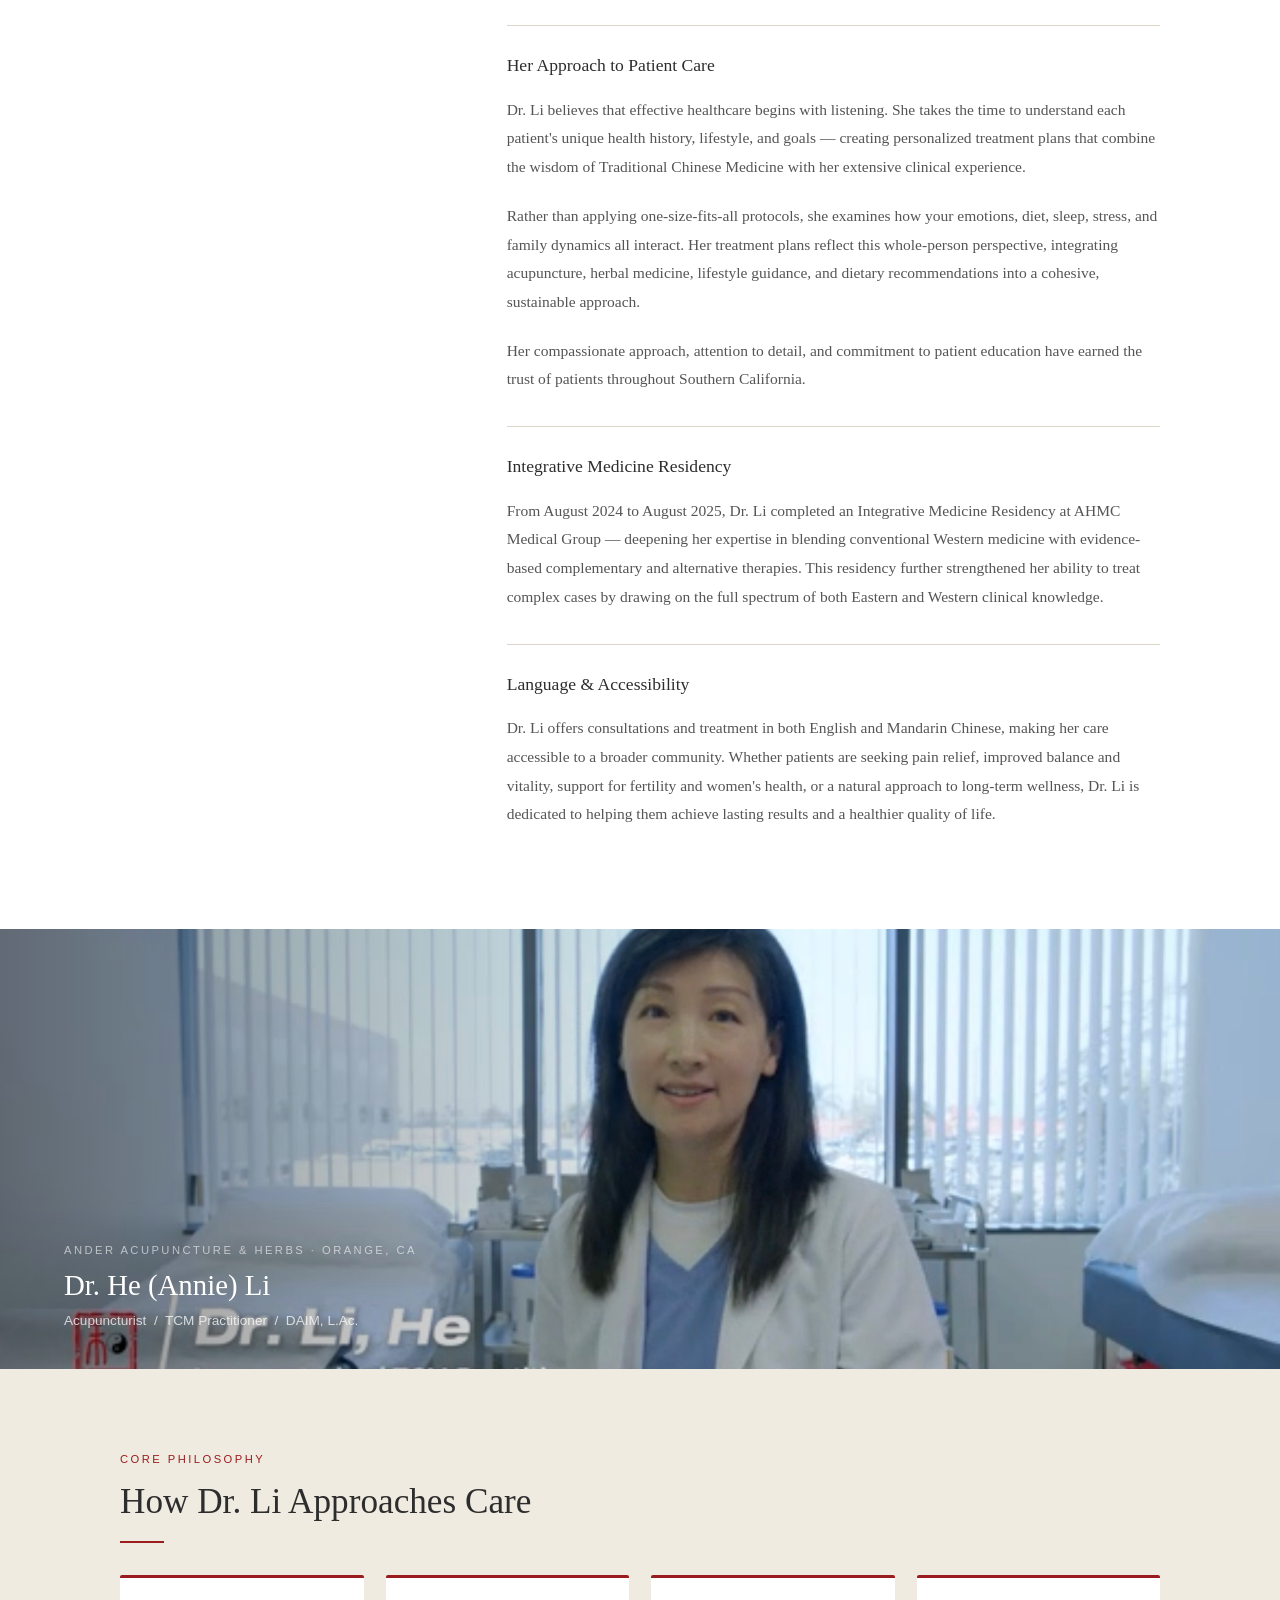
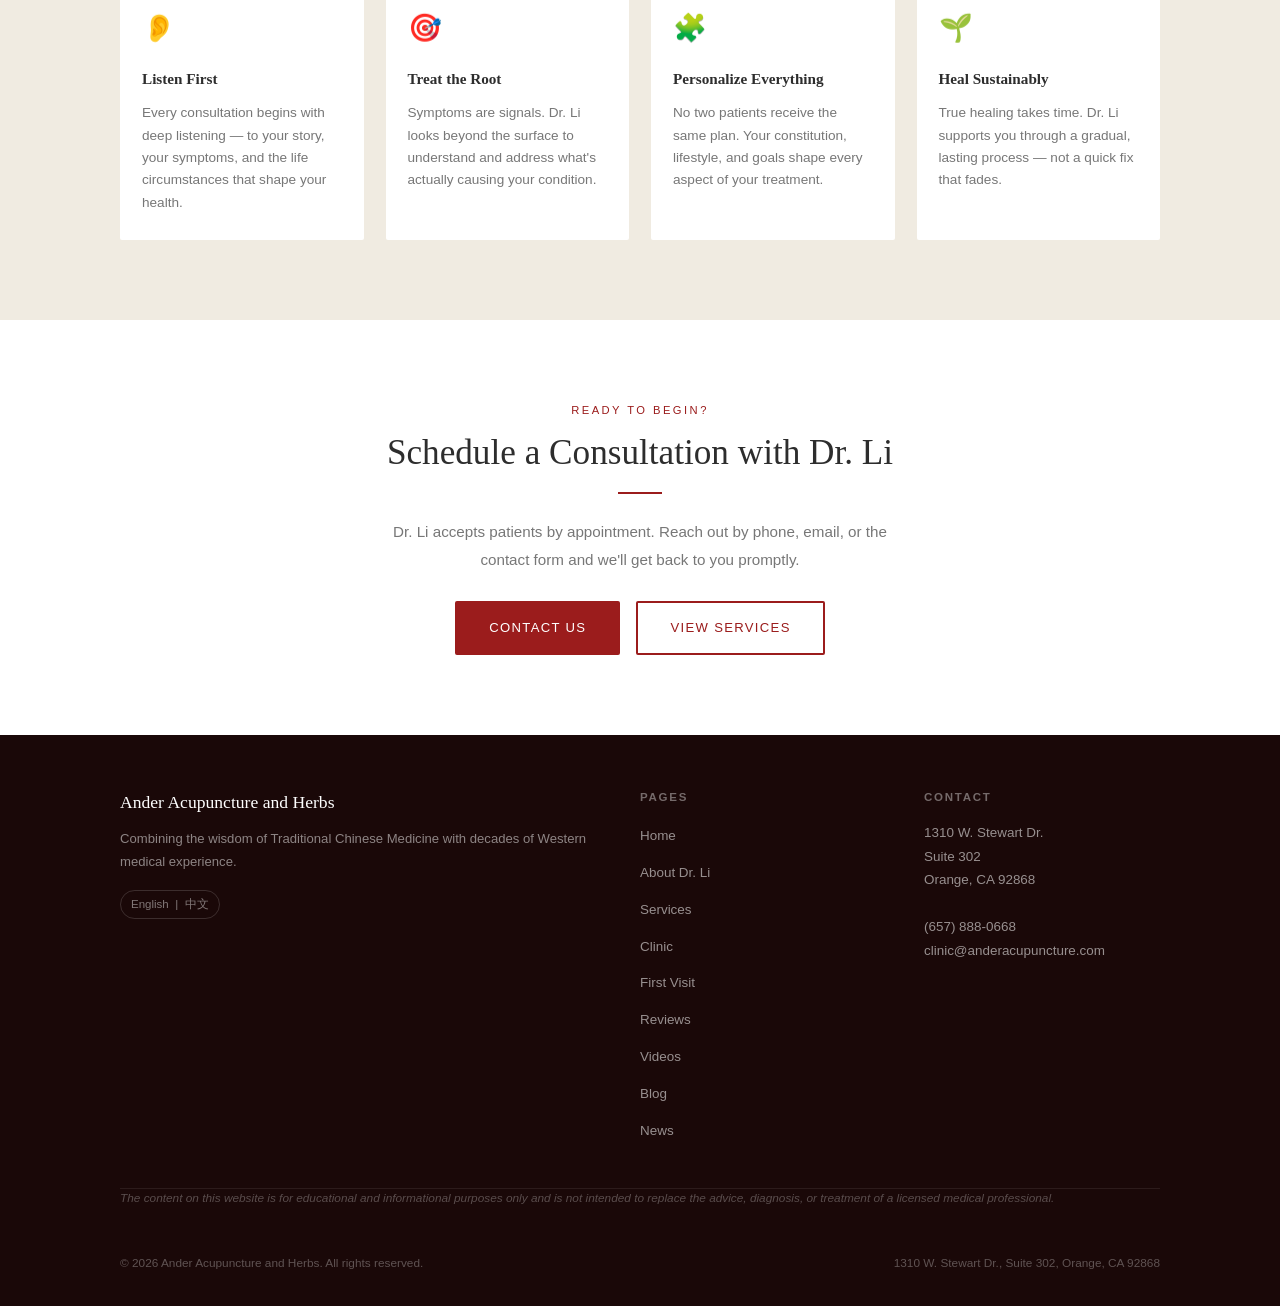
<file: about.html>
<!DOCTYPE html>
<html lang="en">
<head>
  <meta charset="UTF-8" />
  <meta name="viewport" content="width=device-width, initial-scale=1.0" />
  <title>About Dr. Li | Ander Acupuncture and Herbs</title>
  <link rel="stylesheet" href="style.css" />
  <style>
    /* ── BIO LAYOUT ── */
    .bio-section { background: var(--white); }
    .bio-grid {
      display: grid;
      grid-template-columns: 1fr 2fr;
      gap: 60px;
      align-items: start;
    }

    /* Sidebar */
    .bio-sidebar { position: sticky; top: 88px; }
    .bio-photo {
      width: 100%;
      aspect-ratio: 3/4;
      object-fit: cover;
      border-radius: 2px;
      margin-bottom: 20px;
    }
    .bio-name {
      font-size: 1.2rem;
      font-weight: bold;
      color: var(--dark);
      margin-bottom: 4px;
    }
    .bio-title {
      font-family: Arial, sans-serif;
      font-size: 0.8rem;
      color: var(--red);
      letter-spacing: 0.06em;
      margin-bottom: 20px;
    }
    .cred-list { list-style: none; margin-bottom: 24px; }
    .cred-list li {
      font-family: Arial, sans-serif;
      font-size: 0.84rem;
      color: var(--mid);
      padding: 8px 0;
      border-bottom: 1px solid var(--border);
      display: flex;
      gap: 10px;
      align-items: flex-start;
    }
    .cred-list li:first-child { border-top: 1px solid var(--border); }
    .cred-list li::before { content: '—'; color: var(--red); flex-shrink: 0; }

    /* Bio text */
    .bio-text p {
      font-size: 0.97rem;
      color: var(--mid);
      line-height: 1.85;
      margin-bottom: 20px;
    }
    .bio-text h3 {
      font-size: 1.1rem;
      font-weight: normal;
      color: var(--dark);
      margin: 32px 0 14px;
      padding-top: 24px;
      border-top: 1px solid var(--border);
    }

    /* Pull quote */
    .pull-quote {
      border-left: 4px solid var(--red);
      margin: 28px 0;
      padding: 16px 24px;
      background: var(--tan);
      border-radius: 0 2px 2px 0;
    }
    .pull-quote p {
      font-style: italic;
      font-size: 1.05rem !important;
      color: var(--dark) !important;
      margin: 0 !important;
    }

    /* ── PHILOSOPHY ── */
    .philosophy-section { background: var(--tan); }
    .philosophy-grid {
      display: grid;
      grid-template-columns: repeat(auto-fit, minmax(230px, 1fr));
      gap: 22px;
    }
    .philosophy-card {
      background: var(--white);
      border-top: 3px solid var(--red);
      padding: 26px 22px;
      border-radius: 2px;
    }
    .philosophy-card .p-icon { font-size: 1.7rem; margin-bottom: 12px; }
    .philosophy-card h3 { font-size: 0.95rem; font-weight: bold; margin-bottom: 10px; }
    .philosophy-card p { font-family: Arial, sans-serif; font-size: 0.85rem; color: var(--gray); line-height: 1.65; }

    @media (max-width: 760px) {
      .bio-grid { grid-template-columns: 1fr; }
      .bio-sidebar { position: static; }
      .bio-photo { max-height: 420px; aspect-ratio: auto; }
    }
  </style>
</head>
<body>

  <!-- NAV -->
  <nav>
    <a class="nav-logo" href="index.html">
      <img src="logo.jpg" alt="Ander Acupuncture logo" />
      <div class="nav-brand">
        Ander Acupuncture
        <span>&amp; Herbs</span>
      </div>
    </a>
    <ul class="nav-links">
      <li><a href="index.html">Home</a></li>
      <li><a href="about.html" class="active">About</a></li>
      <li><a href="services.html">Services</a></li>
      <li><a href="clinic.html">Clinic</a></li>
      <li><a href="first-visit.html">First Visit</a></li>
      <li><a href="testimonials.html">Reviews</a></li>
      <li><a href="videos.html">Videos</a></li>
      <li><a href="blog.html">Blog</a></li>
      <li><a href="index.html#contact" class="nav-cta">Contact</a></li>
    </ul>
  </nav>

  <!-- PAGE HERO -->
  <div class="page-hero">
    <h1>About Dr. He (Annie) Li</h1>
    <p>Two decades of healthcare experience, bridging Eastern and Western medicine.</p>
  </div>

  <!-- BIO -->
  <section class="section bio-section">
    <div class="section-inner">
      <div class="bio-grid">

        <!-- SIDEBAR -->
        <div class="bio-sidebar">
          <img class="bio-photo" src="images/dr-li-main.jpeg" alt="Dr. He (Annie) Li" />
          <div class="bio-name">Dr. He (Annie) Li</div>
          <div class="bio-title">DAIM, L.Ac.</div>
          <ul class="cred-list">
            <li>California Licensed Acupuncturist</li>
            <li>Doctor of Acupuncture &amp; Integrative Medicine (DAIM)</li>
            <li>M.S. in Traditional Asian Medicine</li>
            <li>B.S. in Medicine — Dalian University, China</li>
            <li>Principal Ultrasound Technician, UCI Medical Center</li>
            <li>Integrative Medicine Resident, AHMC Medical Group (2024–2025)</li>
            <li>10+ Years OB/GYN Physician Experience (China)</li>
            <li>20+ Years Total Healthcare Experience</li>
            <li>Services in English &amp; Mandarin Chinese</li>
          </ul>
          <a href="index.html#contact" class="btn btn-red" style="display:block;text-align:center;">Book an Appointment</a>
        </div>

        <!-- BIO TEXT -->
        <div class="bio-text">
          <p class="section-label">Biography</p>
          <h2 class="section-title">A Practitioner Who Listens</h2>
          <div class="section-divider"></div>

          <p>Dr. He (Annie) Li is a California Licensed Acupuncturist and Doctor of Acupuncture and Integrative Medicine with more than two decades of healthcare experience. Her unique background combines extensive training in both Western medicine and Traditional Chinese Medicine, allowing her to provide comprehensive, patient-centered care that addresses the root causes of illness while supporting overall wellness.</p>

          <div class="pull-quote">
            <p>"True health is not just about normal physical indicators — it's about the holistic balance of emotions, lifestyle, and the body working in harmony."</p>
          </div>

          <h3>A Decade in OB/GYN Medicine</h3>
          <p>After earning her Bachelor of Science in Medicine from Dalian University, Dr. Li practiced as a physician at a leading OB/GYN hospital in China for over ten years. During that time, she specialized in women's health conditions including hormonal imbalances, gynecological disorders, and reproductive health concerns — developing a deep clinical expertise in the conditions that affect women throughout their lives.</p>

          <h3>Building a Career in the United States</h3>
          <p>Dr. Li later continued her medical career in the United States, becoming a highly credentialed ultrasound specialist. She currently serves as a Principal Ultrasound Technician at UCI Medical Center, where she brings her diagnostic expertise to one of Southern California's leading healthcare institutions.</p>

          <h3>The Turn Toward Holistic Medicine</h3>
          <p>Driven by her passion for holistic healing and a deep respect for the wisdom of Traditional Chinese Medicine, Dr. Li pursued advanced studies in TCM — earning both a Master of Science in Traditional Asian Medicine and a Doctorate in Acupuncture and Integrative Medicine from Alhambra Medical University.</p>
          <p>Since becoming a licensed acupuncturist, she has helped patients find relief from a wide range of conditions, including chronic pain, stress and anxiety, digestive disorders, infertility, women's health concerns, and overall wellness challenges.</p>

          <h3>Her Approach to Patient Care</h3>
          <p>Dr. Li believes that effective healthcare begins with listening. She takes the time to understand each patient's unique health history, lifestyle, and goals — creating personalized treatment plans that combine the wisdom of Traditional Chinese Medicine with her extensive clinical experience.</p>
          <p>Rather than applying one-size-fits-all protocols, she examines how your emotions, diet, sleep, stress, and family dynamics all interact. Her treatment plans reflect this whole-person perspective, integrating acupuncture, herbal medicine, lifestyle guidance, and dietary recommendations into a cohesive, sustainable approach.</p>
          <p>Her compassionate approach, attention to detail, and commitment to patient education have earned the trust of patients throughout Southern California.</p>

          <h3>Integrative Medicine Residency</h3>
          <p>From August 2024 to August 2025, Dr. Li completed an Integrative Medicine Residency at AHMC Medical Group — deepening her expertise in blending conventional Western medicine with evidence-based complementary and alternative therapies. This residency further strengthened her ability to treat complex cases by drawing on the full spectrum of both Eastern and Western clinical knowledge.</p>

          <h3>Language &amp; Accessibility</h3>
          <p>Dr. Li offers consultations and treatment in both English and Mandarin Chinese, making her care accessible to a broader community. Whether patients are seeking pain relief, improved balance and vitality, support for fertility and women's health, or a natural approach to long-term wellness, Dr. Li is dedicated to helping them achieve lasting results and a healthier quality of life.</p>
        </div>

      </div>
    </div>
  </section>

  <!-- DR. LI IN CLINIC — CINEMATIC STRIP -->
  <div style="position:relative;overflow:hidden;max-height:440px;">
    <img src="images/dr-li-clinic.png" alt="Dr. He (Annie) Li — Acupuncturist & TCM Practitioner"
      style="width:100%;height:440px;object-fit:cover;object-position:center 30%;display:block;" />
    <div style="position:absolute;inset:0;background:linear-gradient(to right,rgba(0,0,0,0.45) 0%,transparent 60%);"></div>
    <div style="position:absolute;bottom:36px;left:5%;color:#fff;">
      <div style="font-family:Arial,sans-serif;font-size:0.7rem;letter-spacing:0.22em;text-transform:uppercase;color:rgba(255,255,255,0.6);margin-bottom:8px;">Ander Acupuncture &amp; Herbs · Orange, CA</div>
      <div style="font-family:Georgia,serif;font-size:1.8rem;font-weight:normal;line-height:1.2;margin-bottom:6px;">Dr. He (Annie) Li</div>
      <div style="font-family:Arial,sans-serif;font-size:0.85rem;color:rgba(255,255,255,0.75);">Acupuncturist &nbsp;/&nbsp; TCM Practitioner &nbsp;/&nbsp; DAIM, L.Ac.</div>
    </div>
  </div>

  <!-- PHILOSOPHY -->
  <section class="section philosophy-section">
    <div class="section-inner">
      <p class="section-label">Core Philosophy</p>
      <h2 class="section-title">How Dr. Li Approaches Care</h2>
      <div class="section-divider"></div>
      <div class="philosophy-grid">
        <div class="philosophy-card">
          <div class="p-icon">👂</div>
          <h3>Listen First</h3>
          <p>Every consultation begins with deep listening — to your story, your symptoms, and the life circumstances that shape your health.</p>
        </div>
        <div class="philosophy-card">
          <div class="p-icon">🎯</div>
          <h3>Treat the Root</h3>
          <p>Symptoms are signals. Dr. Li looks beyond the surface to understand and address what's actually causing your condition.</p>
        </div>
        <div class="philosophy-card">
          <div class="p-icon">🧩</div>
          <h3>Personalize Everything</h3>
          <p>No two patients receive the same plan. Your constitution, lifestyle, and goals shape every aspect of your treatment.</p>
        </div>
        <div class="philosophy-card">
          <div class="p-icon">🌱</div>
          <h3>Heal Sustainably</h3>
          <p>True healing takes time. Dr. Li supports you through a gradual, lasting process — not a quick fix that fades.</p>
        </div>
      </div>
    </div>
  </section>

  <!-- CTA -->
  <section class="section" style="background:var(--white);text-align:center;">
    <div class="section-inner">
      <p class="section-label">Ready to Begin?</p>
      <h2 class="section-title">Schedule a Consultation with Dr. Li</h2>
      <div class="section-divider" style="margin:0 auto 24px;"></div>
      <p style="font-family:Arial,sans-serif;font-size:0.95rem;color:var(--gray);margin-bottom:28px;max-width:520px;margin-left:auto;margin-right:auto;">Dr. Li accepts patients by appointment. Reach out by phone, email, or the contact form and we'll get back to you promptly.</p>
      <a href="index.html#contact" class="btn btn-red" style="margin-right:12px;">Contact Us</a>
      <a href="services.html" class="btn btn-outline">View Services</a>
    </div>
  </section>

  <!-- FOOTER -->
  <footer>
    <div class="footer-inner">
      <div>
        <div class="footer-brand">Ander Acupuncture and Herbs</div>
        <p class="footer-tagline">Combining the wisdom of Traditional Chinese Medicine with decades of Western medical experience.</p>
        <span class="footer-lang">English &nbsp;|&nbsp; 中文</span>
      </div>
      <div class="footer-col">
        <h4>Pages</h4>
        <ul>
          <li><a href="index.html">Home</a></li>
          <li><a href="about.html">About Dr. Li</a></li>
          <li><a href="services.html">Services</a></li>
          <li><a href="clinic.html">Clinic</a></li>
          <li><a href="first-visit.html">First Visit</a></li>
          <li><a href="testimonials.html">Reviews</a></li>
      <li><a href="videos.html">Videos</a></li>
      <li><a href="blog.html">Blog</a></li>
          <li><a href="news.html">News</a></li>
        </ul>
      </div>
      <div class="footer-col">
        <h4>Contact</h4>
        <p>
          1310 W. Stewart Dr.<br>Suite 302<br>Orange, CA 92868<br><br>
          <a href="tel:6578880668">(657) 888-0668</a><br>
          <a href="mailto:clinic@anderacupuncture.com">clinic@anderacupuncture.com</a>
        </p>
      </div>
    </div>
    <p class="footer-disclaimer">
      The content on this website is for educational and informational purposes only and is not intended to replace the advice, diagnosis, or treatment of a licensed medical professional.
    </p>
    <div class="footer-bottom">
      <span>&copy; 2026 Ander Acupuncture and Herbs. All rights reserved.</span>
      <span>1310 W. Stewart Dr., Suite 302, Orange, CA 92868</span>
    </div>
  </footer>

</body>
</html>
</file>
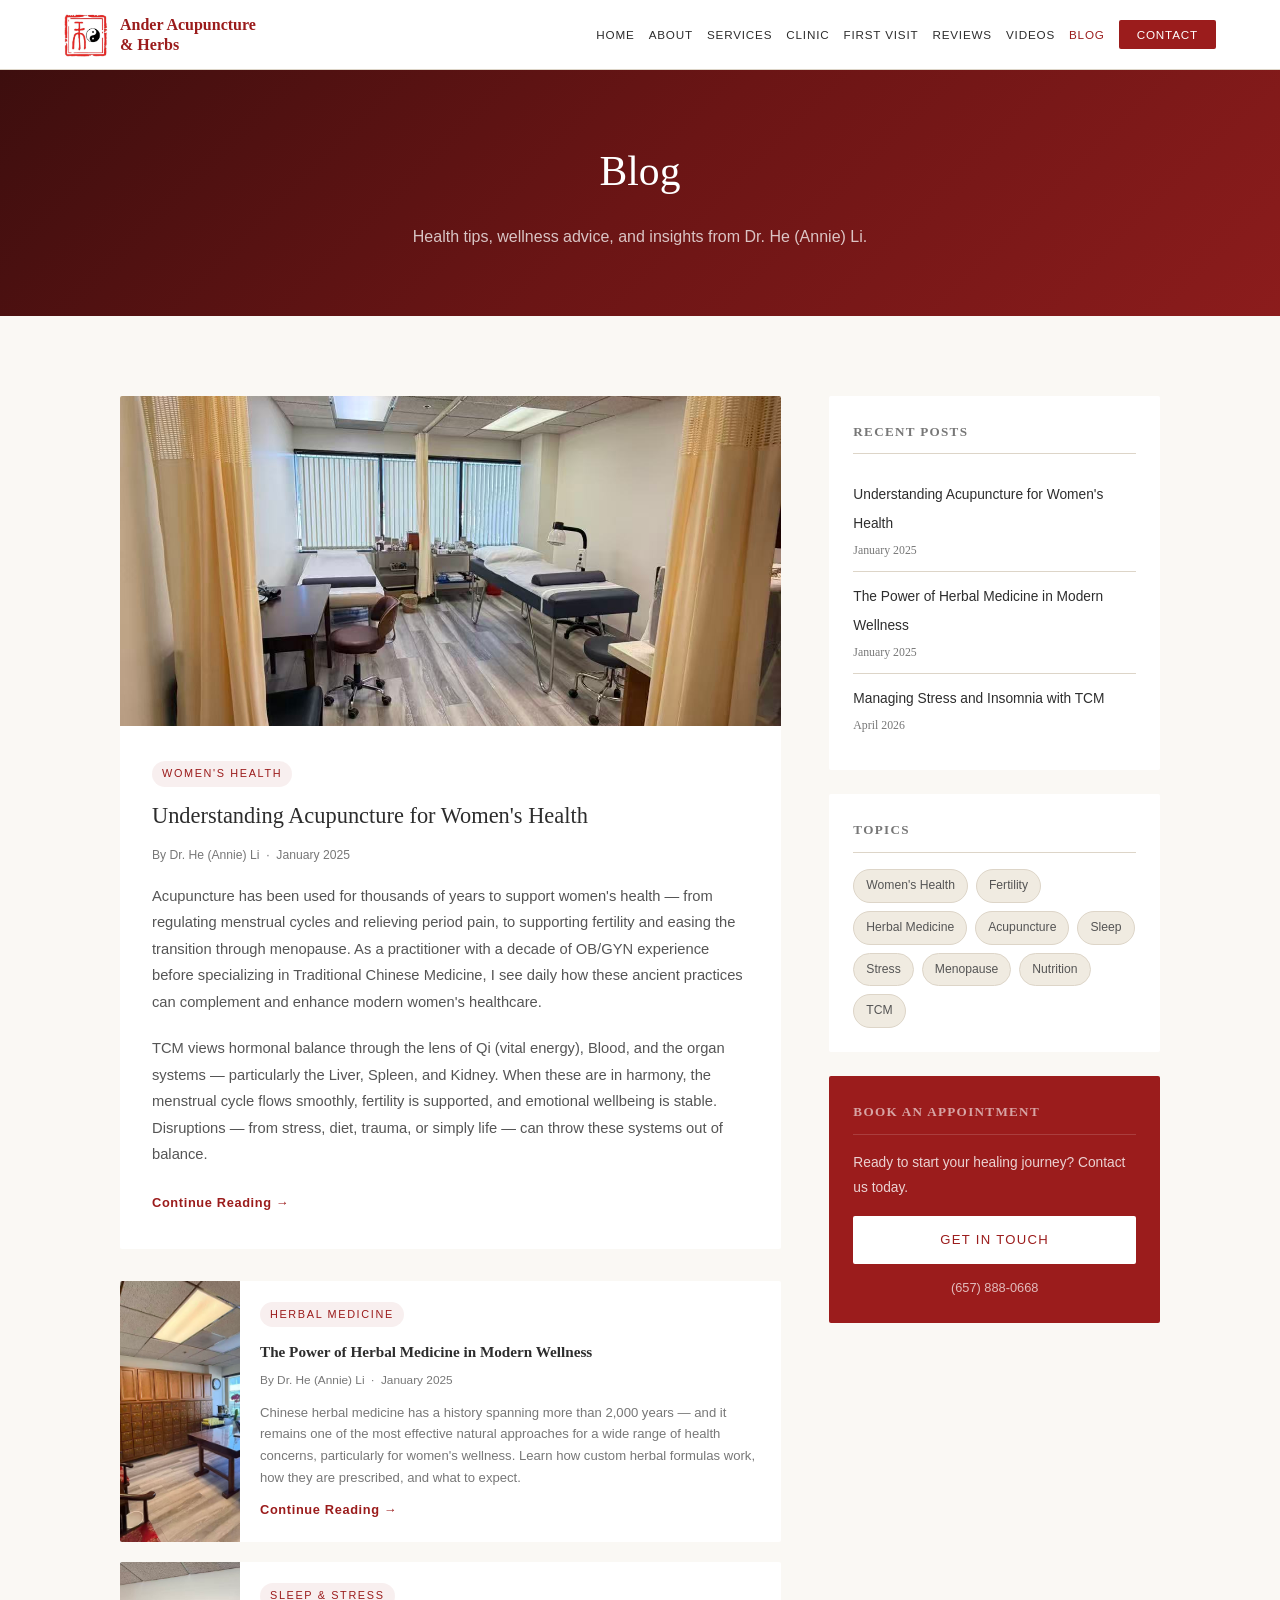
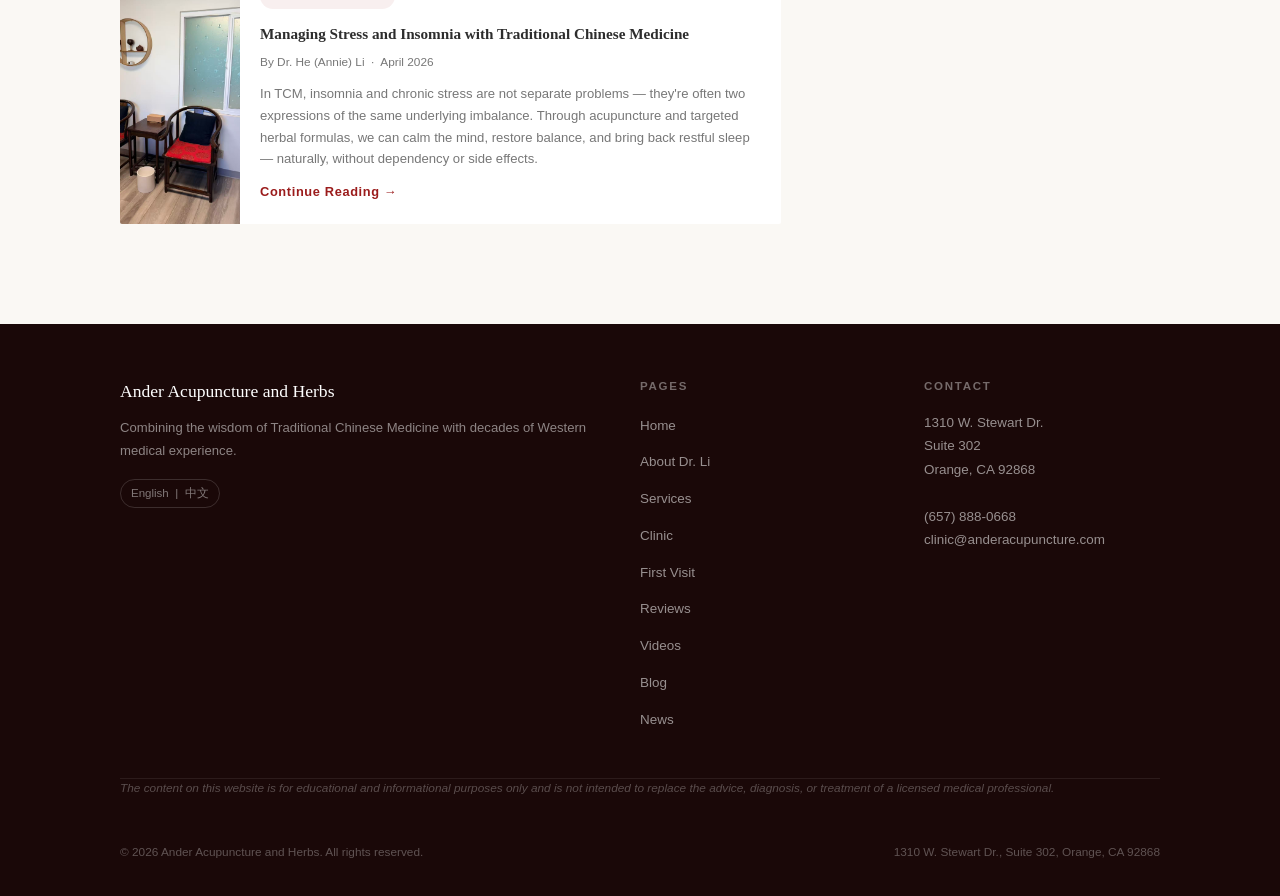
<file: blog.html>
<!DOCTYPE html>
<html lang="en">
<head>
  <meta charset="UTF-8" />
  <meta name="viewport" content="width=device-width, initial-scale=1.0" />
  <title>Blog | Ander Acupuncture and Herbs</title>
  <link rel="stylesheet" href="style.css" />
  <style>
    /* ── BLOG GRID ── */
    .blog-section { background: var(--cream); }
    .blog-grid {
      display: grid;
      grid-template-columns: 2fr 1fr;
      gap: 48px;
      align-items: start;
    }

    /* Featured article */
    .article-featured {
      background: var(--white);
      border-radius: 2px;
      overflow: hidden;
      margin-bottom: 32px;
    }
    .article-featured img {
      width: 100%;
      aspect-ratio: 16/8;
      object-fit: cover;
    }
    .article-featured .art-body { padding: 32px; }
    .article-tag {
      display: inline-block;
      font-family: Arial, sans-serif;
      font-size: 0.68rem;
      letter-spacing: 0.15em;
      text-transform: uppercase;
      color: var(--red);
      background: rgba(155,28,28,0.07);
      padding: 3px 10px;
      border-radius: 20px;
      margin-bottom: 14px;
    }
    .article-featured h2 {
      font-size: 1.4rem;
      font-weight: normal;
      color: var(--dark);
      margin-bottom: 14px;
      line-height: 1.35;
    }
    .article-meta {
      font-family: Arial, sans-serif;
      font-size: 0.76rem;
      color: var(--gray);
      margin-bottom: 16px;
    }
    .article-featured p {
      font-family: Arial, sans-serif;
      font-size: 0.92rem;
      color: var(--mid);
      line-height: 1.8;
      margin-bottom: 20px;
    }

    /* Smaller article cards */
    .article-card {
      background: var(--white);
      border-radius: 2px;
      overflow: hidden;
      display: grid;
      grid-template-columns: 120px 1fr;
      gap: 0;
      margin-bottom: 20px;
    }
    .article-card img {
      width: 120px;
      height: 100%;
      object-fit: cover;
    }
    .article-card .art-body { padding: 18px 20px; }
    .article-card h3 {
      font-size: 0.95rem;
      font-weight: bold;
      color: var(--dark);
      margin-bottom: 8px;
      line-height: 1.4;
    }
    .article-card p {
      font-family: Arial, sans-serif;
      font-size: 0.82rem;
      color: var(--gray);
      line-height: 1.65;
    }

    /* Sidebar */
    .blog-sidebar { position: sticky; top: 88px; }
    .sidebar-box {
      background: var(--white);
      border-radius: 2px;
      padding: 24px;
      margin-bottom: 24px;
    }
    .sidebar-box h3 {
      font-size: 0.82rem;
      font-weight: bold;
      letter-spacing: 0.1em;
      text-transform: uppercase;
      color: var(--gray);
      margin-bottom: 16px;
      padding-bottom: 10px;
      border-bottom: 1px solid var(--border);
    }
    .sidebar-box ul { list-style: none; }
    .sidebar-box ul li {
      padding: 10px 0;
      border-bottom: 1px solid var(--border);
    }
    .sidebar-box ul li:last-child { border-bottom: none; }
    .sidebar-box ul li a {
      font-family: Arial, sans-serif;
      font-size: 0.86rem;
      color: var(--dark);
      text-decoration: none;
      transition: color 0.2s;
    }
    .sidebar-box ul li a:hover { color: var(--red); }
    .sidebar-box ul li .sb-date {
      display: block;
      font-size: 0.74rem;
      color: var(--gray);
      margin-top: 2px;
    }
    .topic-tags { display: flex; flex-wrap: wrap; gap: 8px; }
    .topic-tag {
      background: var(--tan);
      font-family: Arial, sans-serif;
      font-size: 0.76rem;
      color: var(--mid);
      padding: 5px 12px;
      border-radius: 20px;
      border: 1px solid var(--border);
      text-decoration: none;
      transition: background 0.2s;
    }
    .topic-tag:hover { background: var(--red); color: #fff; border-color: var(--red); }

    .read-more {
      font-family: Arial, sans-serif;
      font-size: 0.8rem;
      color: var(--red);
      text-decoration: none;
      font-weight: bold;
      letter-spacing: 0.05em;
    }
    .read-more:hover { text-decoration: underline; }

    @media (max-width: 780px) {
      .blog-grid { grid-template-columns: 1fr; }
      .blog-sidebar { position: static; }
      .article-card { grid-template-columns: 1fr; }
      .article-card img { width: 100%; height: 160px; }
    }
  </style>
</head>
<body>

  <!-- NAV -->
  <nav>
    <a class="nav-logo" href="index.html">
      <img src="logo.jpg" alt="Ander Acupuncture logo" />
      <div class="nav-brand">
        Ander Acupuncture
        <span>&amp; Herbs</span>
      </div>
    </a>
    <ul class="nav-links">
      <li><a href="index.html">Home</a></li>
      <li><a href="about.html">About</a></li>
      <li><a href="services.html">Services</a></li>
      <li><a href="clinic.html">Clinic</a></li>
      <li><a href="first-visit.html">First Visit</a></li>
      <li><a href="testimonials.html">Reviews</a></li>
      <li><a href="videos.html">Videos</a></li>
      <li><a href="blog.html" class="active">Blog</a></li>
      <li><a href="index.html#contact" class="nav-cta">Contact</a></li>
    </ul>
  </nav>

  <!-- PAGE HERO -->
  <div class="page-hero">
    <h1>Blog</h1>
    <p>Health tips, wellness advice, and insights from Dr. He (Annie) Li.</p>
  </div>

  <!-- BLOG CONTENT -->
  <section class="section blog-section">
    <div class="section-inner">
      <div class="blog-grid">

        <!-- ARTICLES -->
        <div>

          <!-- Featured Article 1 -->
          <div class="article-featured">
            <img src="images/treatment-room-1.jpg" alt="Acupuncture treatment" />
            <div class="art-body">
              <span class="article-tag">Women's Health</span>
              <h2>Understanding Acupuncture for Women's Health</h2>
              <div class="article-meta">By Dr. He (Annie) Li &nbsp;·&nbsp; January 2025</div>
              <p>Acupuncture has been used for thousands of years to support women's health — from regulating menstrual cycles and relieving period pain, to supporting fertility and easing the transition through menopause. As a practitioner with a decade of OB/GYN experience before specializing in Traditional Chinese Medicine, I see daily how these ancient practices can complement and enhance modern women's healthcare.</p>
              <p>TCM views hormonal balance through the lens of Qi (vital energy), Blood, and the organ systems — particularly the Liver, Spleen, and Kidney. When these are in harmony, the menstrual cycle flows smoothly, fertility is supported, and emotional wellbeing is stable. Disruptions — from stress, diet, trauma, or simply life — can throw these systems out of balance.</p>
              <a href="#" class="read-more">Continue Reading →</a>
            </div>
          </div>

          <!-- Article Card 2 -->
          <div class="article-card">
            <img src="images/herb-cabinet.jpg" alt="Chinese herbs" />
            <div class="art-body">
              <span class="article-tag">Herbal Medicine</span>
              <h3>The Power of Herbal Medicine in Modern Wellness</h3>
              <div class="article-meta" style="font-family:Arial,sans-serif;font-size:0.74rem;color:var(--gray);margin-bottom:10px;">By Dr. He (Annie) Li &nbsp;·&nbsp; January 2025</div>
              <p>Chinese herbal medicine has a history spanning more than 2,000 years — and it remains one of the most effective natural approaches for a wide range of health concerns, particularly for women's wellness. Learn how custom herbal formulas work, how they are prescribed, and what to expect.</p>
              <a href="#" class="read-more" style="display:inline-block;margin-top:10px;">Continue Reading →</a>
            </div>
          </div>

          <!-- Article Card 3 -->
          <div class="article-card">
            <img src="images/waiting-area.jpg" alt="Calm waiting area" />
            <div class="art-body">
              <span class="article-tag">Sleep &amp; Stress</span>
              <h3>Managing Stress and Insomnia with Traditional Chinese Medicine</h3>
              <div class="article-meta" style="font-family:Arial,sans-serif;font-size:0.74rem;color:var(--gray);margin-bottom:10px;">By Dr. He (Annie) Li &nbsp;·&nbsp; April 2026</div>
              <p>In TCM, insomnia and chronic stress are not separate problems — they're often two expressions of the same underlying imbalance. Through acupuncture and targeted herbal formulas, we can calm the mind, restore balance, and bring back restful sleep — naturally, without dependency or side effects.</p>
              <a href="#" class="read-more" style="display:inline-block;margin-top:10px;">Continue Reading →</a>
            </div>
          </div>

        </div>

        <!-- SIDEBAR -->
        <div class="blog-sidebar">
          <div class="sidebar-box">
            <h3>Recent Posts</h3>
            <ul>
              <li>
                <a href="#">Understanding Acupuncture for Women's Health</a>
                <span class="sb-date">January 2025</span>
              </li>
              <li>
                <a href="#">The Power of Herbal Medicine in Modern Wellness</a>
                <span class="sb-date">January 2025</span>
              </li>
              <li>
                <a href="#">Managing Stress and Insomnia with TCM</a>
                <span class="sb-date">April 2026</span>
              </li>
            </ul>
          </div>
          <div class="sidebar-box">
            <h3>Topics</h3>
            <div class="topic-tags">
              <a href="#" class="topic-tag">Women's Health</a>
              <a href="#" class="topic-tag">Fertility</a>
              <a href="#" class="topic-tag">Herbal Medicine</a>
              <a href="#" class="topic-tag">Acupuncture</a>
              <a href="#" class="topic-tag">Sleep</a>
              <a href="#" class="topic-tag">Stress</a>
              <a href="#" class="topic-tag">Menopause</a>
              <a href="#" class="topic-tag">Nutrition</a>
              <a href="#" class="topic-tag">TCM</a>
            </div>
          </div>
          <div class="sidebar-box" style="background:var(--red);color:#fff;">
            <h3 style="color:rgba(255,255,255,0.6);border-color:rgba(255,255,255,0.15);">Book an Appointment</h3>
            <p style="font-family:Arial,sans-serif;font-size:0.86rem;color:rgba(255,255,255,0.8);margin-bottom:16px;">Ready to start your healing journey? Contact us today.</p>
            <a href="index.html#contact" class="btn btn-primary" style="display:block;text-align:center;padding:10px;">Get in Touch</a>
            <p style="font-family:Arial,sans-serif;font-size:0.8rem;color:rgba(255,255,255,0.6);margin-top:12px;text-align:center;">
              <a href="tel:6578880668" style="color:rgba(255,255,255,0.7);text-decoration:none;">(657) 888-0668</a>
            </p>
          </div>
        </div>

      </div>
    </div>
  </section>

  <!-- FOOTER -->
  <footer>
    <div class="footer-inner">
      <div>
        <div class="footer-brand">Ander Acupuncture and Herbs</div>
        <p class="footer-tagline">Combining the wisdom of Traditional Chinese Medicine with decades of Western medical experience.</p>
        <span class="footer-lang">English &nbsp;|&nbsp; 中文</span>
      </div>
      <div class="footer-col">
        <h4>Pages</h4>
        <ul>
          <li><a href="index.html">Home</a></li>
          <li><a href="about.html">About Dr. Li</a></li>
          <li><a href="services.html">Services</a></li>
          <li><a href="clinic.html">Clinic</a></li>
          <li><a href="first-visit.html">First Visit</a></li>
          <li><a href="testimonials.html">Reviews</a></li>
      <li><a href="videos.html">Videos</a></li>
      <li><a href="blog.html">Blog</a></li>
          <li><a href="news.html">News</a></li>
        </ul>
      </div>
      <div class="footer-col">
        <h4>Contact</h4>
        <p>
          1310 W. Stewart Dr.<br>Suite 302<br>Orange, CA 92868<br><br>
          <a href="tel:6578880668">(657) 888-0668</a><br>
          <a href="mailto:clinic@anderacupuncture.com">clinic@anderacupuncture.com</a>
        </p>
      </div>
    </div>
    <p class="footer-disclaimer">
      The content on this website is for educational and informational purposes only and is not intended to replace the advice, diagnosis, or treatment of a licensed medical professional.
    </p>
    <div class="footer-bottom">
      <span>&copy; 2026 Ander Acupuncture and Herbs. All rights reserved.</span>
      <span>1310 W. Stewart Dr., Suite 302, Orange, CA 92868</span>
    </div>
  </footer>

</body>
</html>
</file>
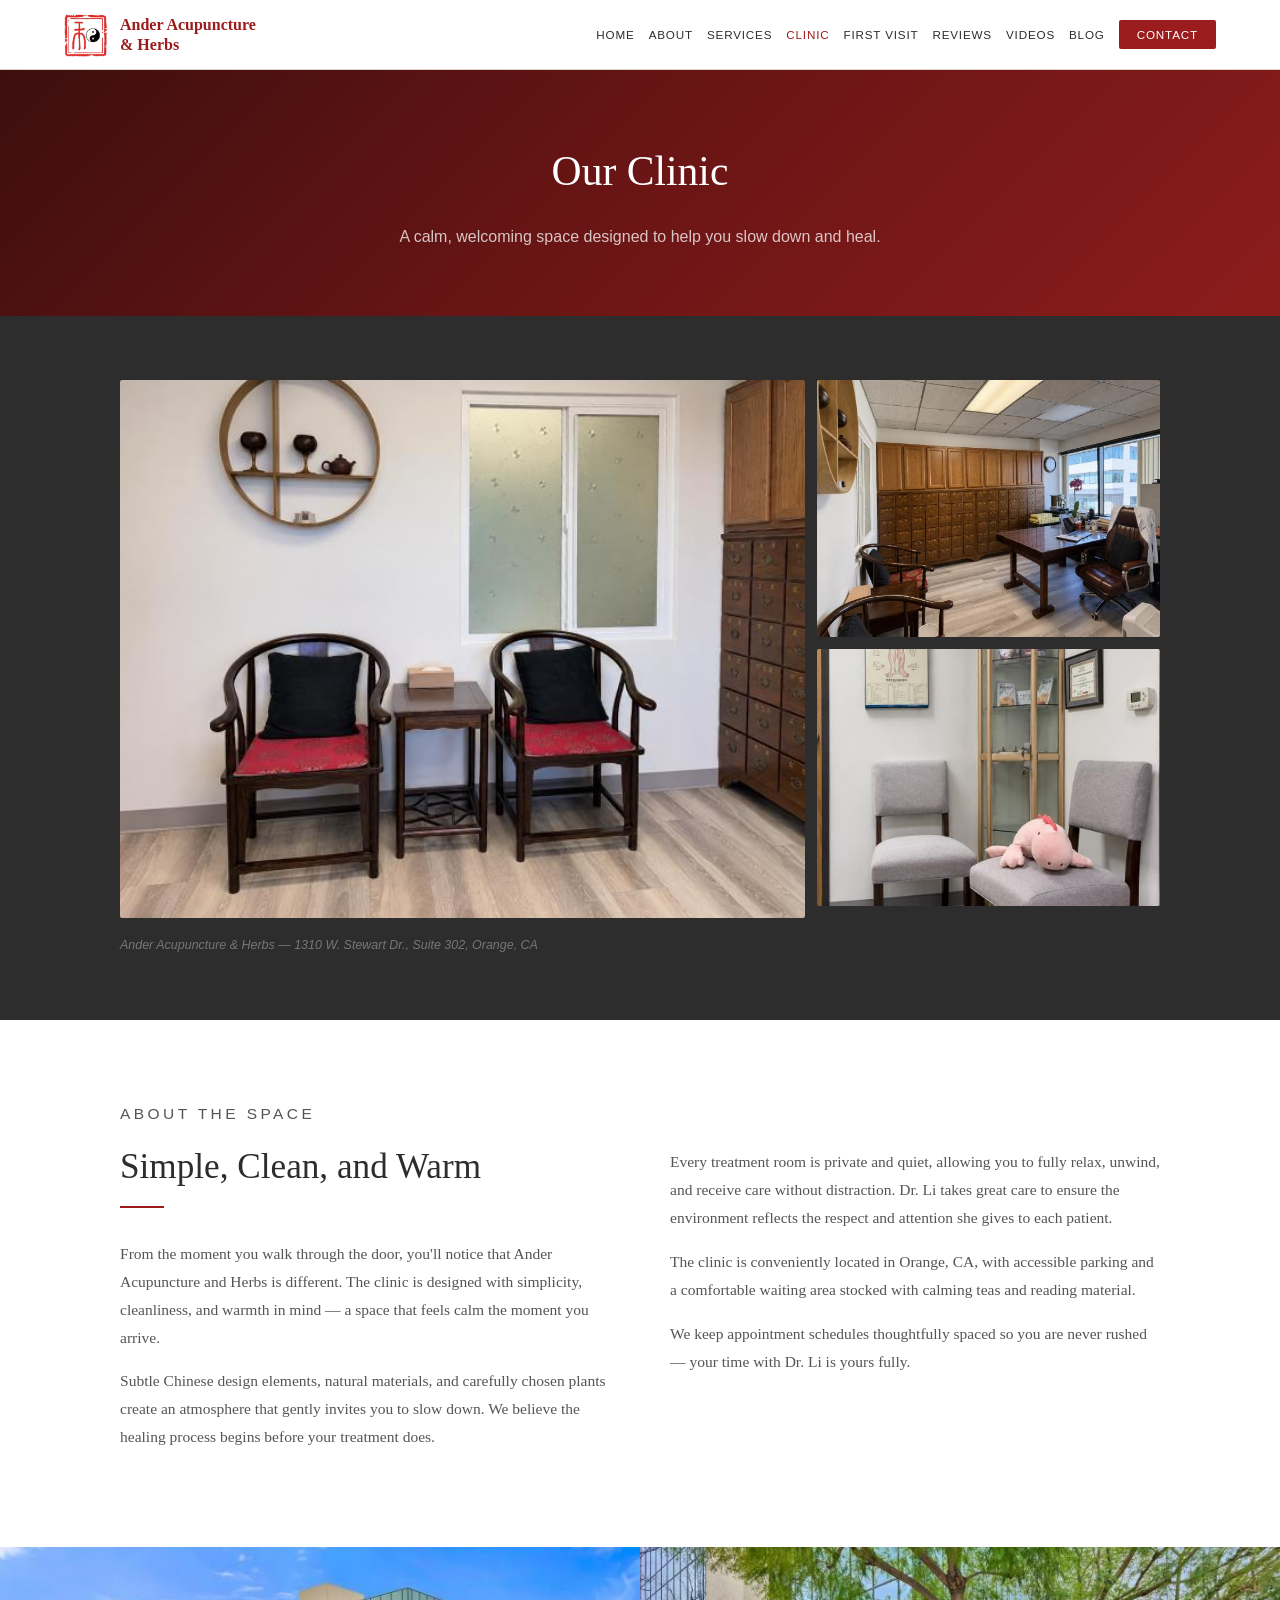
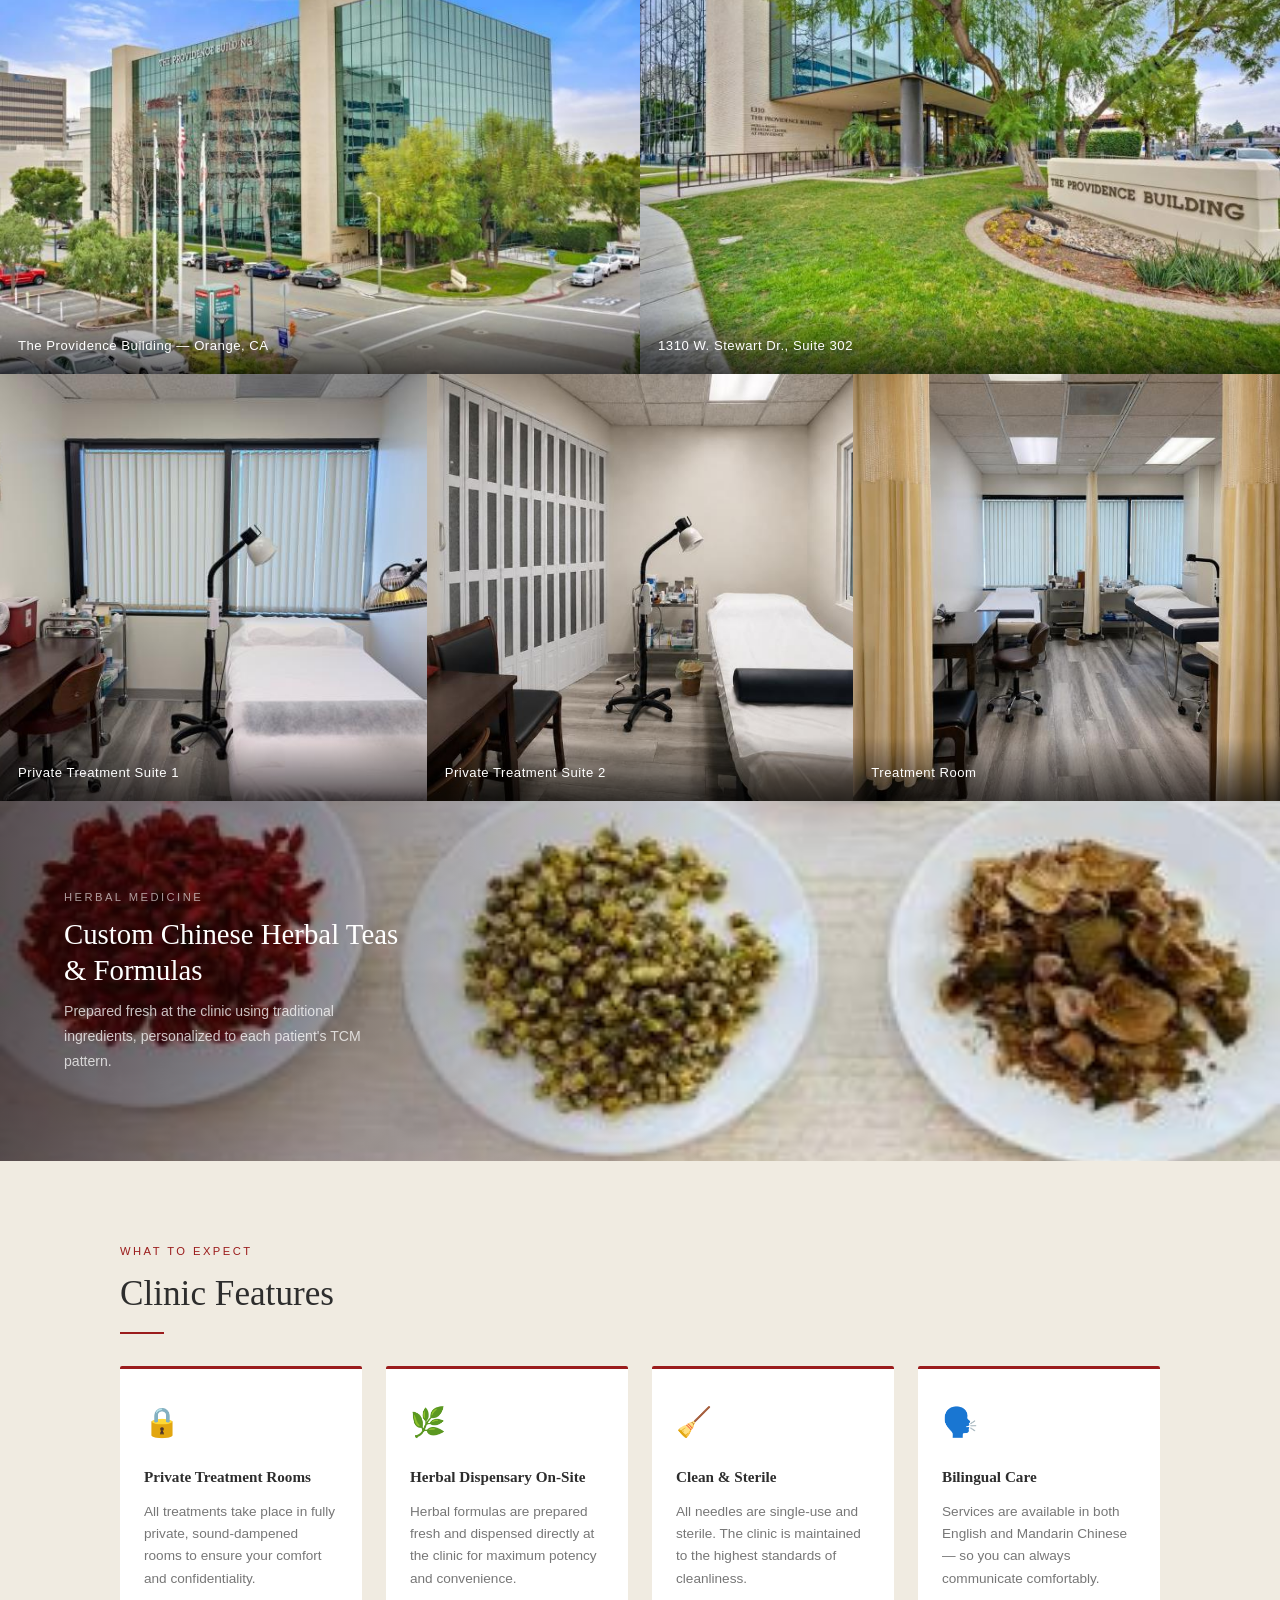
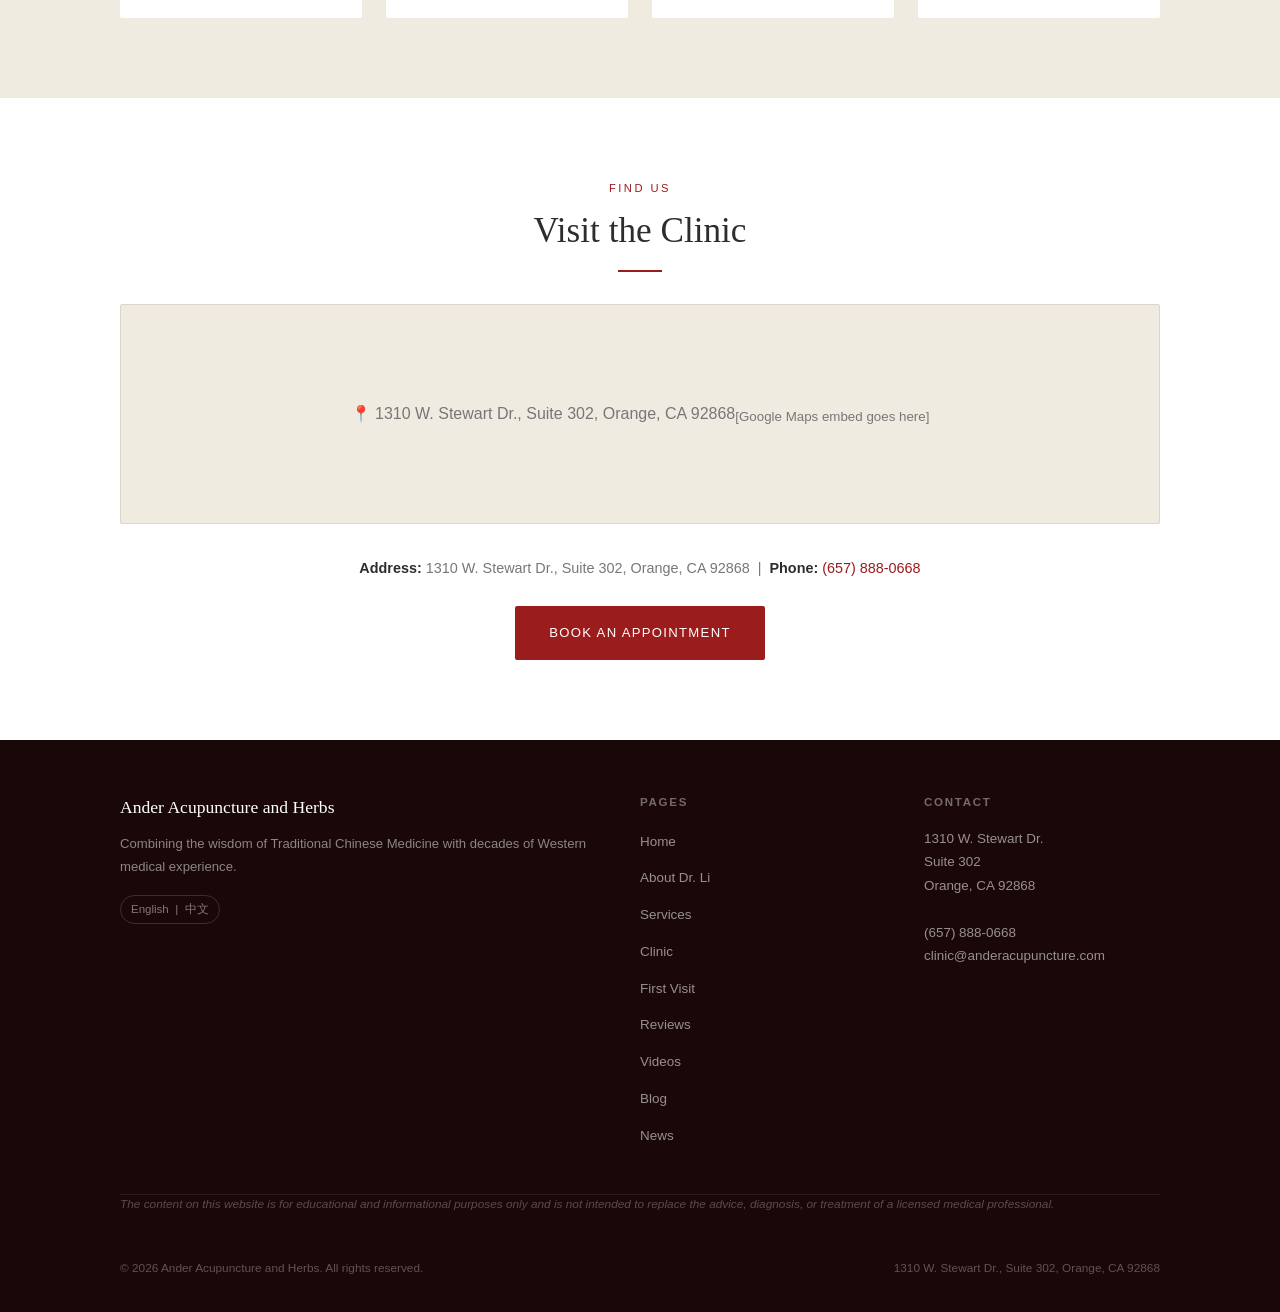
<file: clinic.html>
<!DOCTYPE html>
<html lang="en">
<head>
  <meta charset="UTF-8" />
  <meta name="viewport" content="width=device-width, initial-scale=1.0" />
  <title>Our Clinic | Ander Acupuncture and Herbs</title>
  <link rel="stylesheet" href="style.css" />
  <style>
    /* ── GALLERY ── */
    .gallery-section { background: var(--dark); padding: 64px 5%; }
    .gallery-grid {
      max-width: 1040px;
      margin: 0 auto;
      display: grid;
      grid-template-columns: 2fr 1fr;
      grid-template-rows: auto auto;
      gap: 12px;
    }
    .gallery-main {
      grid-row: 1 / 3;
    }
    .gallery-main img {
      width: 100%;
      height: 100%;
      object-fit: cover;
      border-radius: 2px;
      display: block;
    }
    .gallery-side {
      display: flex;
      flex-direction: column;
      gap: 12px;
    }
    .gallery-side img {
      width: 100%;
      aspect-ratio: 4/3;
      object-fit: cover;
      border-radius: 2px;
      display: block;
    }
    .gallery-caption {
      max-width: 1040px;
      margin: 16px auto 0;
      font-family: Arial, sans-serif;
      font-size: 0.78rem;
      color: rgba(255,255,255,0.35);
      font-style: italic;
    }

    /* ── DESCRIPTION ── */
    .clinic-desc { background: var(--white); }
    .clinic-desc-grid {
      display: grid;
      grid-template-columns: 1fr 1fr;
      gap: 60px;
      align-items: start;
    }
    .clinic-desc-grid p {
      font-size: 0.97rem;
      color: var(--mid);
      margin-bottom: 16px;
      line-height: 1.8;
    }

    /* ── FEATURE CARDS ── */
    .features-section { background: var(--tan); }
    .feature-card {
      background: var(--white);
      border-top: 3px solid var(--red);
      padding: 28px 24px;
      border-radius: 2px;
    }
    .feature-card .f-icon { font-size: 1.8rem; margin-bottom: 14px; }
    .feature-card h3 { font-size: 0.95rem; font-weight: bold; margin-bottom: 10px; }
    .feature-card p { font-family: Arial, sans-serif; font-size: 0.85rem; color: var(--gray); line-height: 1.65; }

    /* ── ROOMS STRIP ── */
    .rooms-strip {
      display: grid;
      grid-template-columns: repeat(3, 1fr);
      gap: 0;
    }
    .room-item { position: relative; overflow: hidden; }
    .room-item img {
      width: 100%;
      aspect-ratio: 1;
      object-fit: cover;
      display: block;
      transition: transform 0.4s ease;
    }
    .room-item:hover img { transform: scale(1.04); }
    .room-overlay {
      position: absolute;
      bottom: 0; left: 0; right: 0;
      background: linear-gradient(transparent, rgba(0,0,0,0.65));
      color: #fff;
      padding: 24px 18px 16px;
      font-family: Arial, sans-serif;
      font-size: 0.82rem;
      letter-spacing: 0.04em;
    }

    @media (max-width: 720px) {
      .gallery-grid { grid-template-columns: 1fr; grid-template-rows: auto; }
      .gallery-main { grid-row: auto; }
      .gallery-side { flex-direction: row; }
      .gallery-side img { aspect-ratio: 1; }
      .clinic-desc-grid { grid-template-columns: 1fr; }
      .rooms-strip { grid-template-columns: 1fr; }
      .room-item img { aspect-ratio: 16/9; }
    }
  </style>
</head>
<body>

  <!-- NAV -->
  <nav>
    <a class="nav-logo" href="index.html">
      <img src="logo.jpg" alt="Ander Acupuncture logo" />
      <div class="nav-brand">
        Ander Acupuncture
        <span>&amp; Herbs</span>
      </div>
    </a>
    <ul class="nav-links">
      <li><a href="index.html">Home</a></li>
      <li><a href="about.html">About</a></li>
      <li><a href="services.html">Services</a></li>
      <li><a href="clinic.html" class="active">Clinic</a></li>
      <li><a href="first-visit.html">First Visit</a></li>
      <li><a href="testimonials.html">Reviews</a></li>
      <li><a href="videos.html">Videos</a></li>
      <li><a href="blog.html">Blog</a></li>
      <li><a href="index.html#contact" class="nav-cta">Contact</a></li>
    </ul>
  </nav>

  <!-- PAGE HERO -->
  <div class="page-hero">
    <h1>Our Clinic</h1>
    <p>A calm, welcoming space designed to help you slow down and heal.</p>
  </div>

  <!-- MAIN GALLERY -->
  <div class="gallery-section">
    <div class="gallery-grid">
      <div class="gallery-main">
        <img src="images/clinic-waiting-2.jpg" alt="Clinic waiting area with Chinese chairs" />
      </div>
      <div class="gallery-side">
        <img src="images/herbal-dispensary.jpg" alt="Herbal dispensary" />
        <img src="images/clinic-waiting-1.jpg" alt="Clinic waiting area" />
      </div>
    </div>
    <p class="gallery-caption">Ander Acupuncture &amp; Herbs — 1310 W. Stewart Dr., Suite 302, Orange, CA</p>
  </div>

  <!-- CLINIC DESCRIPTION -->
  <section class="section clinic-desc">
    <div class="section-inner">
      <div class="clinic-desc-grid">
        <div>
          <p class="section-label">About the Space</p>
          <h2 class="section-title">Simple, Clean, and Warm</h2>
          <div class="section-divider"></div>
          <p>From the moment you walk through the door, you'll notice that Ander Acupuncture and Herbs is different. The clinic is designed with simplicity, cleanliness, and warmth in mind — a space that feels calm the moment you arrive.</p>
          <p>Subtle Chinese design elements, natural materials, and carefully chosen plants create an atmosphere that gently invites you to slow down. We believe the healing process begins before your treatment does.</p>
        </div>
        <div style="padding-top: 48px;">
          <p>Every treatment room is private and quiet, allowing you to fully relax, unwind, and receive care without distraction. Dr. Li takes great care to ensure the environment reflects the respect and attention she gives to each patient.</p>
          <p>The clinic is conveniently located in Orange, CA, with accessible parking and a comfortable waiting area stocked with calming teas and reading material.</p>
          <p>We keep appointment schedules thoughtfully spaced so you are never rushed — your time with Dr. Li is yours fully.</p>
        </div>
      </div>
    </div>
  </section>

  <!-- BUILDING PHOTOS -->
  <div class="rooms-strip" style="grid-template-columns: repeat(2, 1fr);">
    <div class="room-item">
      <img src="images/clinic-exterior.jpg" alt="The Providence Building exterior" style="aspect-ratio:3/2;" />
      <div class="room-overlay">The Providence Building — Orange, CA</div>
    </div>
    <div class="room-item">
      <img src="images/clinic-entrance.jpg" alt="Clinic entrance" style="aspect-ratio:3/2;" />
      <div class="room-overlay">1310 W. Stewart Dr., Suite 302</div>
    </div>
  </div>

  <!-- ROOM PHOTO STRIP -->
  <div class="rooms-strip">
    <div class="room-item">
      <img src="images/treatment-suite-1.jpg" alt="Private Treatment Suite 1" />
      <div class="room-overlay">Private Treatment Suite 1</div>
    </div>
    <div class="room-item">
      <img src="images/treatment-suite-2.jpg" alt="Private Treatment Suite 2" />
      <div class="room-overlay">Private Treatment Suite 2</div>
    </div>
    <div class="room-item">
      <img src="images/treatment-room.jpg" alt="Treatment Room" />
      <div class="room-overlay">Treatment Room</div>
    </div>
  </div>

  <!-- HERBAL TEA STRIP -->
  <div style="position:relative;overflow:hidden;max-height:360px;">
    <img src="images/herbal-tea.jpg" alt="Chinese herbal tea and herbs"
      style="width:100%;height:360px;object-fit:cover;object-position:center 40%;display:block;" />
    <div style="position:absolute;inset:0;background:linear-gradient(to right,rgba(20,4,4,0.65) 0%,transparent 55%);"></div>
    <div style="position:absolute;top:50%;left:5%;transform:translateY(-50%);color:#fff;">
      <div style="font-family:Arial,sans-serif;font-size:0.7rem;letter-spacing:0.22em;text-transform:uppercase;color:rgba(255,255,255,0.6);margin-bottom:10px;">Herbal Medicine</div>
      <div style="font-family:Georgia,serif;font-size:1.8rem;font-weight:normal;line-height:1.25;margin-bottom:10px;">Custom Chinese Herbal Teas<br>&amp; Formulas</div>
      <div style="font-family:Arial,sans-serif;font-size:0.88rem;color:rgba(255,255,255,0.75);max-width:340px;">Prepared fresh at the clinic using traditional ingredients, personalized to each patient's TCM pattern.</div>
    </div>
  </div>

  <!-- FEATURES -->
  <section class="section features-section">
    <div class="section-inner">
      <p class="section-label">What to Expect</p>
      <h2 class="section-title">Clinic Features</h2>
      <div class="section-divider"></div>
      <div class="grid-4">
        <div class="feature-card">
          <div class="f-icon">🔒</div>
          <h3>Private Treatment Rooms</h3>
          <p>All treatments take place in fully private, sound-dampened rooms to ensure your comfort and confidentiality.</p>
        </div>
        <div class="feature-card">
          <div class="f-icon">🌿</div>
          <h3>Herbal Dispensary On-Site</h3>
          <p>Herbal formulas are prepared fresh and dispensed directly at the clinic for maximum potency and convenience.</p>
        </div>
        <div class="feature-card">
          <div class="f-icon">🧹</div>
          <h3>Clean &amp; Sterile</h3>
          <p>All needles are single-use and sterile. The clinic is maintained to the highest standards of cleanliness.</p>
        </div>
        <div class="feature-card">
          <div class="f-icon">🗣️</div>
          <h3>Bilingual Care</h3>
          <p>Services are available in both English and Mandarin Chinese — so you can always communicate comfortably.</p>
        </div>
      </div>
    </div>
  </section>

  <!-- LOCATION CTA -->
  <section class="section" style="background:var(--white);">
    <div class="section-inner" style="text-align:center;">
      <p class="section-label">Find Us</p>
      <h2 class="section-title">Visit the Clinic</h2>
      <div class="section-divider" style="margin:0 auto 32px;"></div>
      <div style="background:var(--tan);border:1px solid var(--border);height:220px;display:flex;align-items:center;justify-content:center;border-radius:2px;margin-bottom:32px;font-family:Arial,sans-serif;color:var(--gray);">
        📍 1310 W. Stewart Dr., Suite 302, Orange, CA 92868<br>
        <small style="display:block;margin-top:6px;">[Google Maps embed goes here]</small>
      </div>
      <p style="font-family:Arial,sans-serif;font-size:0.9rem;color:var(--gray);margin-bottom:24px;">
        <strong style="color:var(--dark);">Address:</strong> 1310 W. Stewart Dr., Suite 302, Orange, CA 92868 &nbsp;|&nbsp;
        <strong style="color:var(--dark);">Phone:</strong> <a href="tel:6578880668" style="color:var(--red);text-decoration:none;">(657) 888-0668</a>
      </p>
      <a href="index.html#contact" class="btn btn-red">Book an Appointment</a>
    </div>
  </section>

  <!-- FOOTER -->
  <footer>
    <div class="footer-inner">
      <div>
        <div class="footer-brand">Ander Acupuncture and Herbs</div>
        <p class="footer-tagline">Combining the wisdom of Traditional Chinese Medicine with decades of Western medical experience.</p>
        <span class="footer-lang">English &nbsp;|&nbsp; 中文</span>
      </div>
      <div class="footer-col">
        <h4>Pages</h4>
        <ul>
          <li><a href="index.html">Home</a></li>
          <li><a href="about.html">About Dr. Li</a></li>
          <li><a href="services.html">Services</a></li>
          <li><a href="clinic.html">Clinic</a></li>
          <li><a href="first-visit.html">First Visit</a></li>
          <li><a href="testimonials.html">Reviews</a></li>
      <li><a href="videos.html">Videos</a></li>
      <li><a href="blog.html">Blog</a></li>
          <li><a href="news.html">News</a></li>
        </ul>
      </div>
      <div class="footer-col">
        <h4>Contact</h4>
        <p>
          1310 W. Stewart Dr.<br>Suite 302<br>Orange, CA 92868<br><br>
          <a href="tel:6578880668">(657) 888-0668</a><br>
          <a href="mailto:clinic@anderacupuncture.com">clinic@anderacupuncture.com</a>
        </p>
      </div>
    </div>
    <p class="footer-disclaimer">
      The content on this website is for educational and informational purposes only and is not intended to replace the advice, diagnosis, or treatment of a licensed medical professional.
    </p>
    <div class="footer-bottom">
      <span>&copy; 2026 Ander Acupuncture and Herbs. All rights reserved.</span>
      <span>1310 W. Stewart Dr., Suite 302, Orange, CA 92868</span>
    </div>
  </footer>

</body>
</html>
</file>
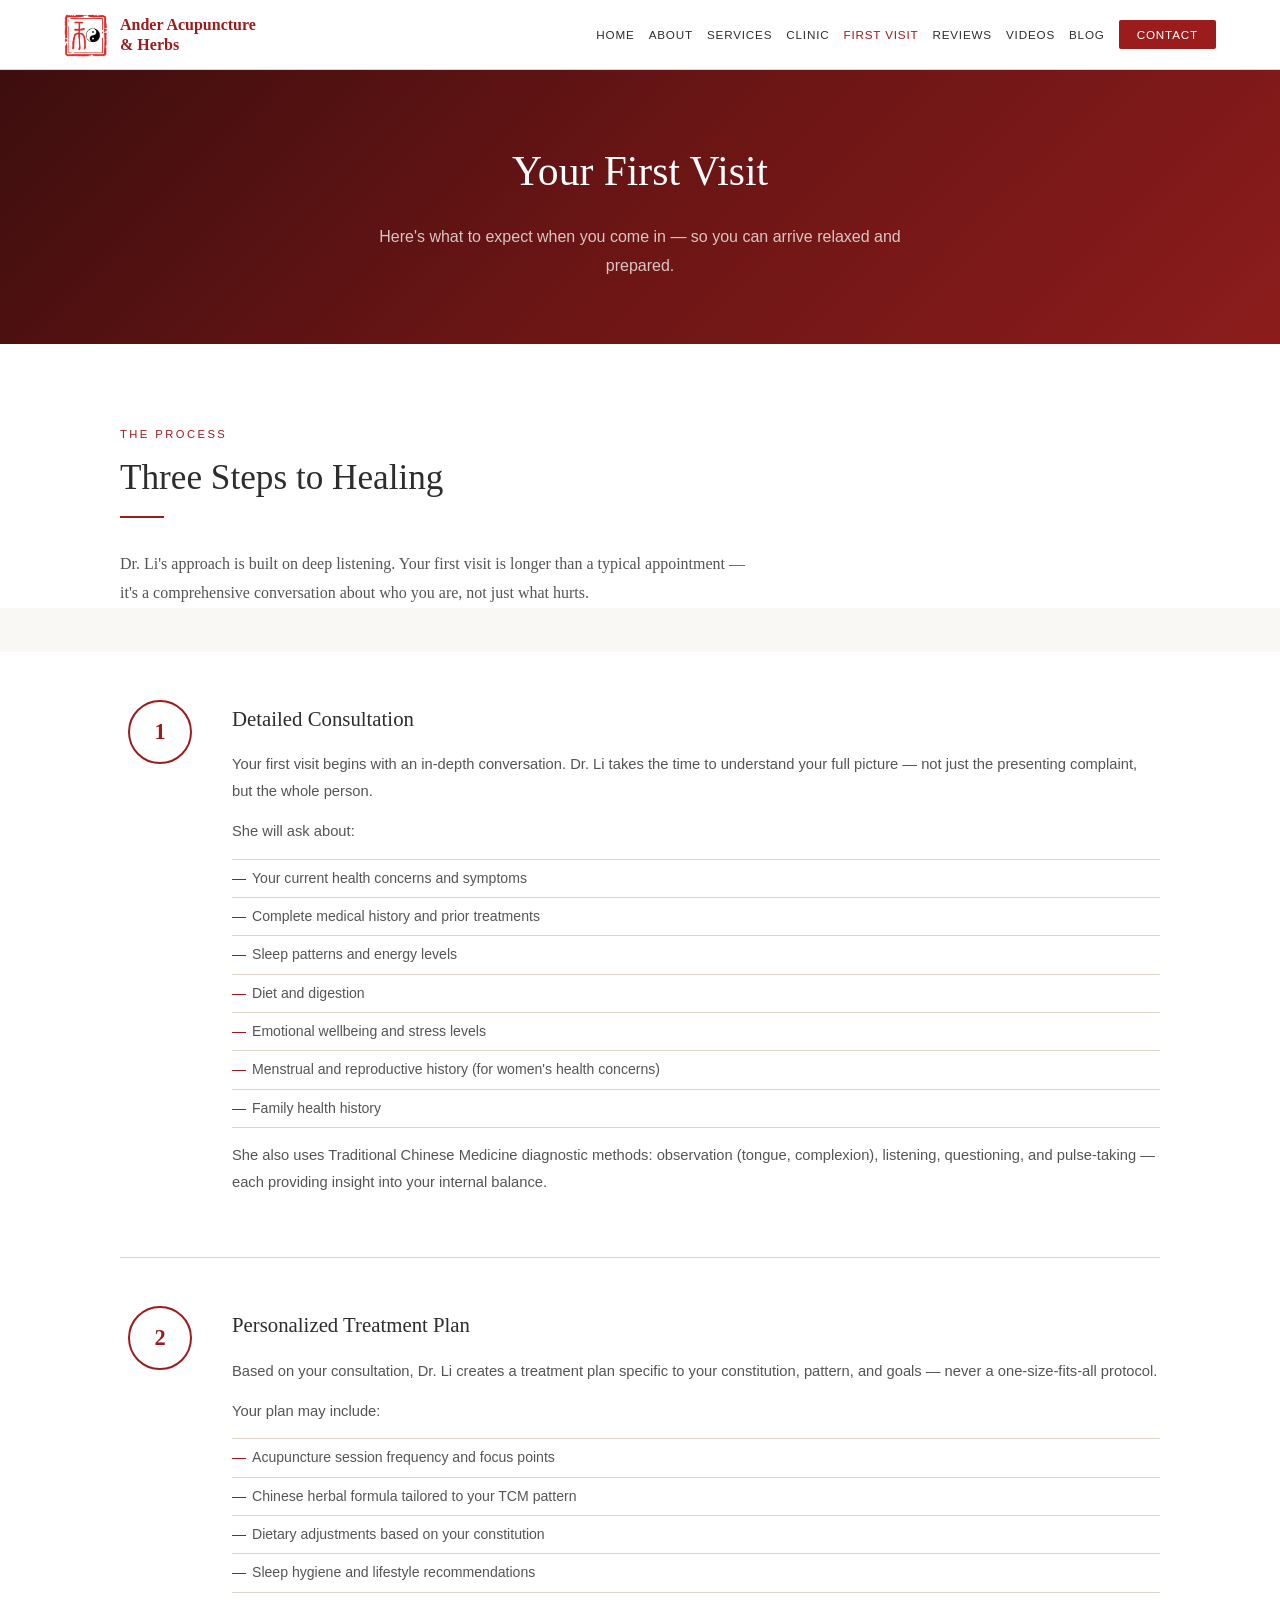
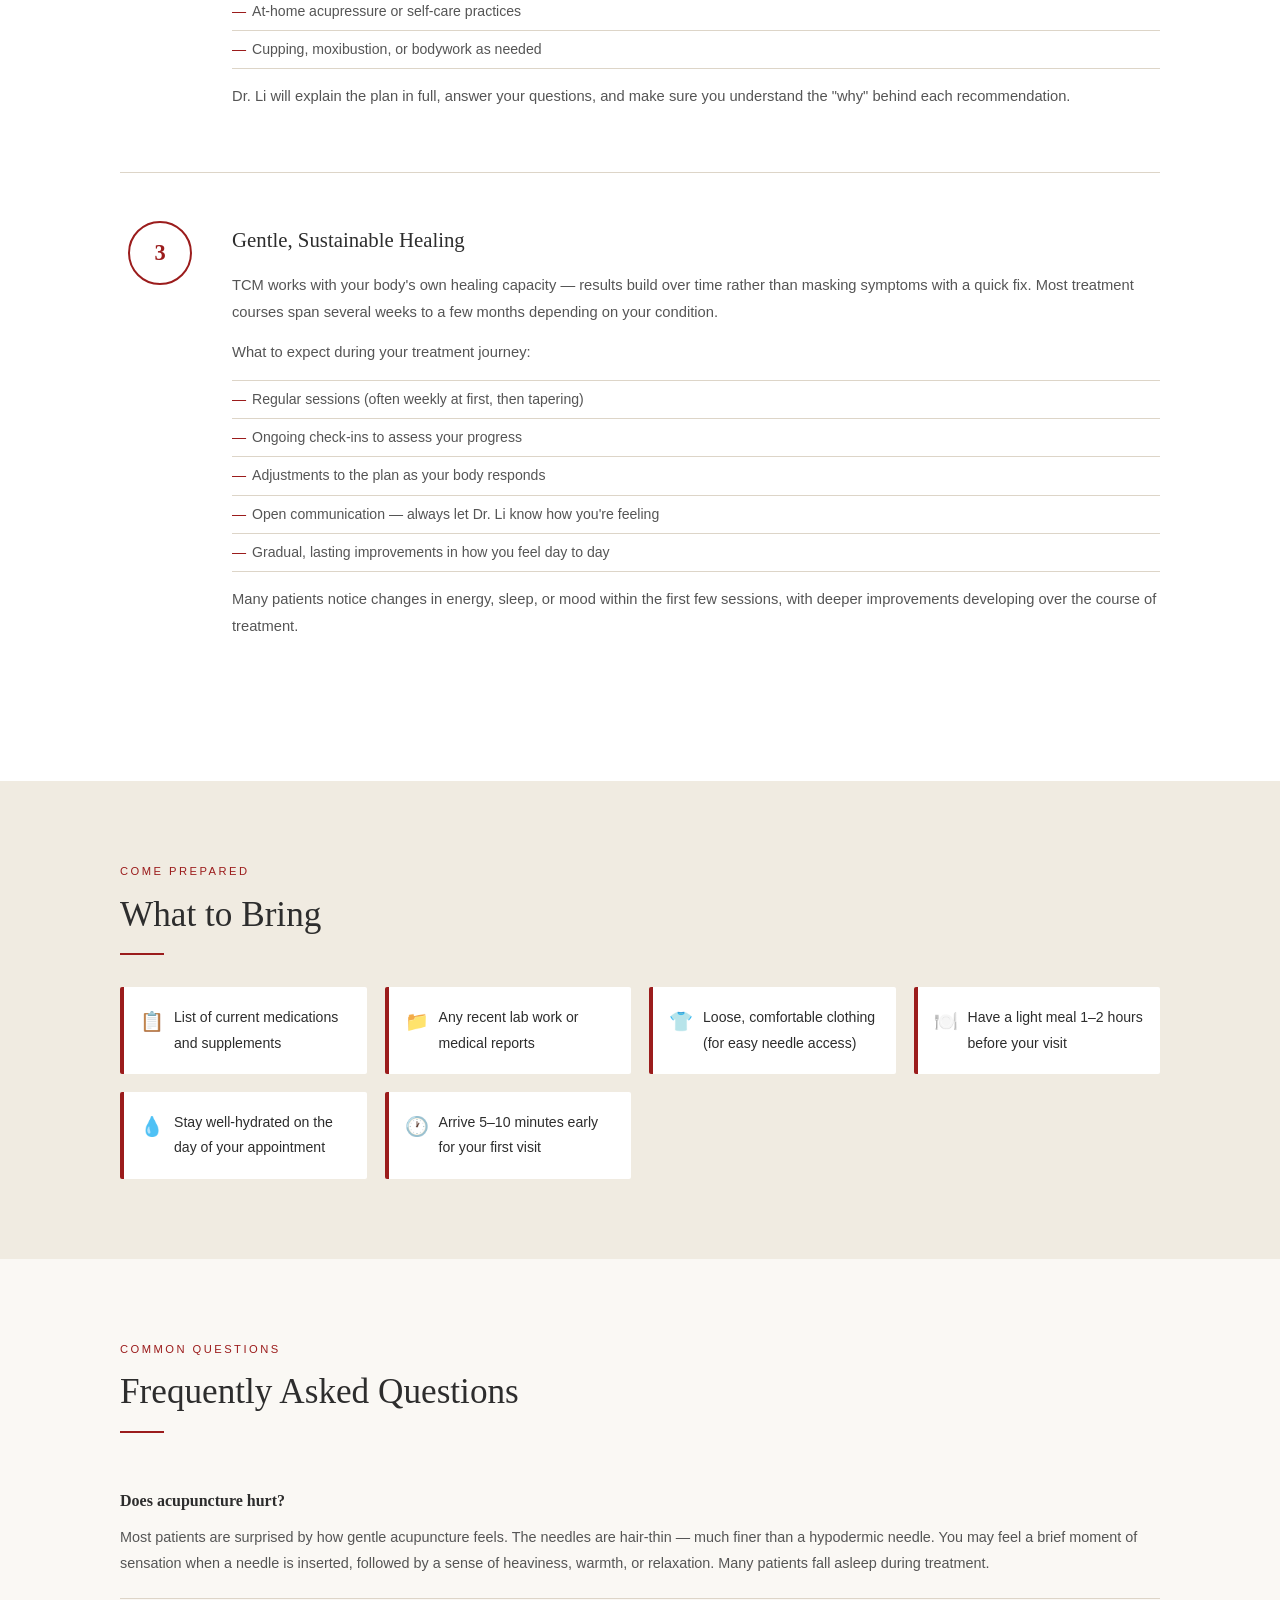
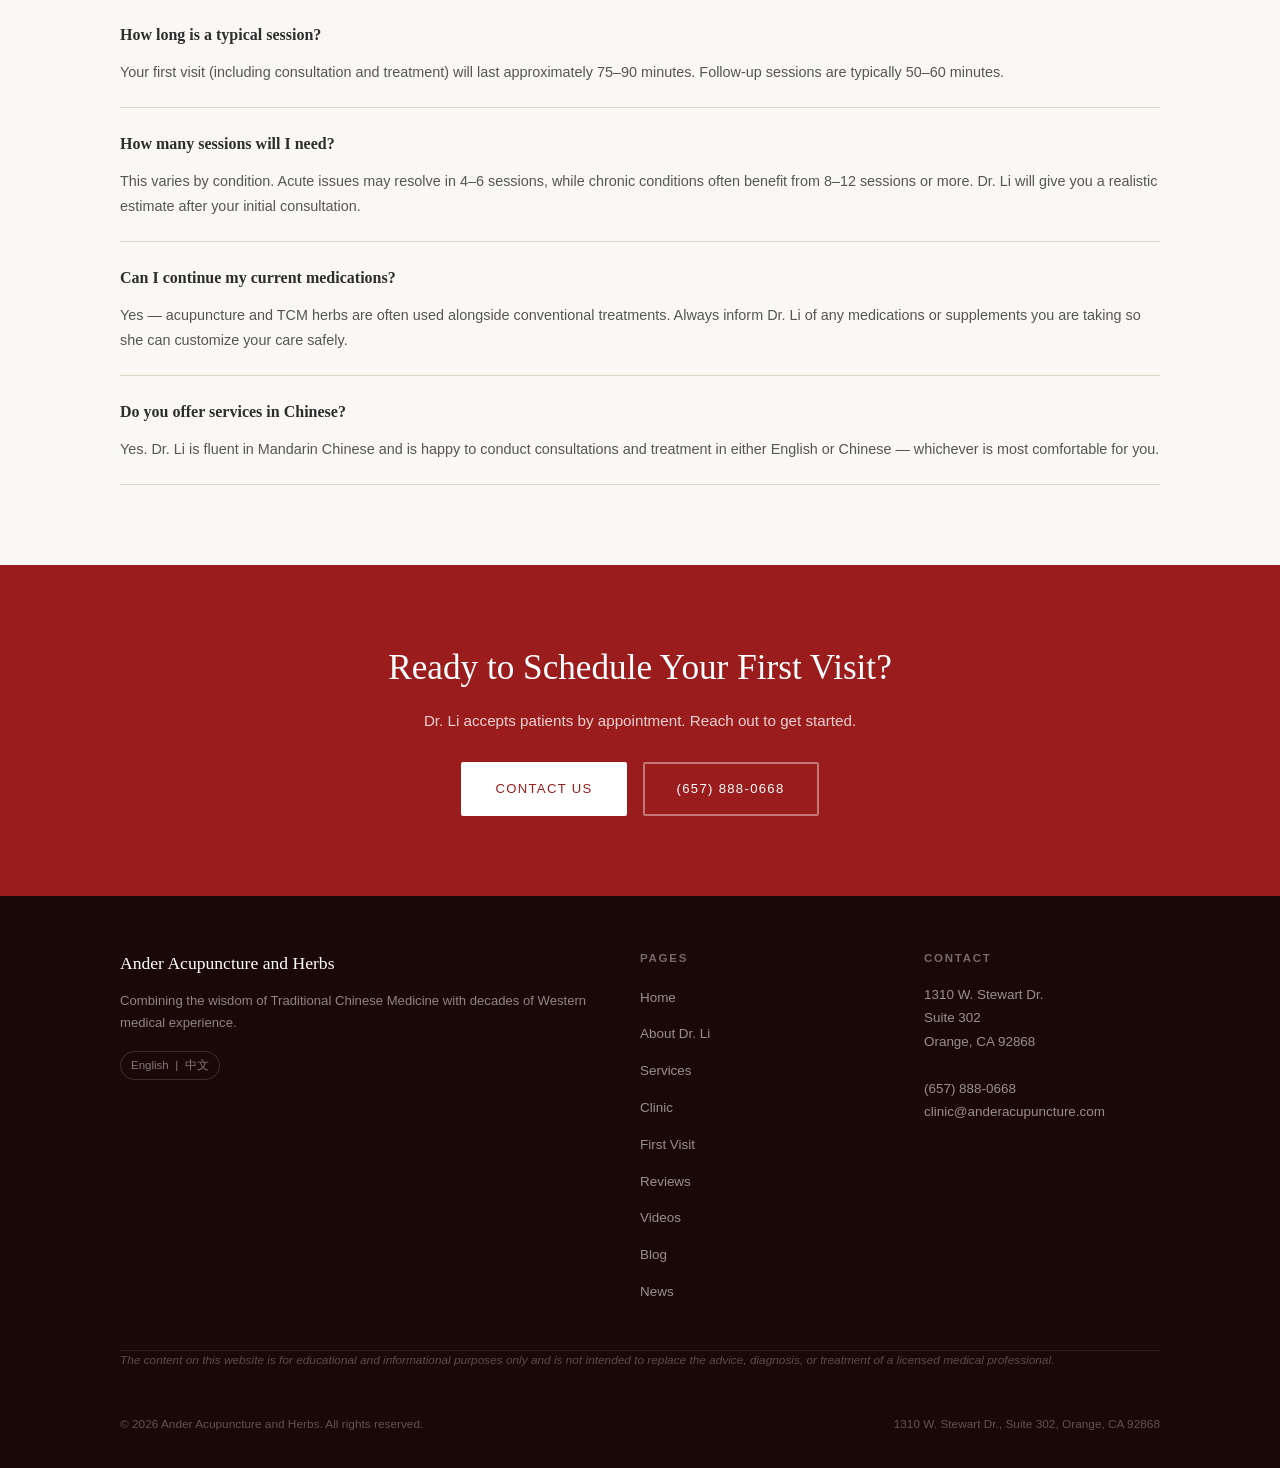
<file: first-visit.html>
<!DOCTYPE html>
<html lang="en">
<head>
  <meta charset="UTF-8" />
  <meta name="viewport" content="width=device-width, initial-scale=1.0" />
  <title>First Visit | Ander Acupuncture and Herbs</title>
  <link rel="stylesheet" href="style.css" />
  <style>
    /* ── STEPS ── */
    .steps-section { background: var(--white); }
    .step-block {
      display: grid;
      grid-template-columns: 80px 1fr;
      gap: 32px;
      align-items: start;
      padding: 48px 0;
      border-bottom: 1px solid var(--border);
    }
    .step-block:last-child { border-bottom: none; }
    .step-num-col { text-align: center; }
    .step-num {
      width: 64px;
      height: 64px;
      border: 2px solid var(--red);
      border-radius: 50%;
      display: flex;
      align-items: center;
      justify-content: center;
      font-size: 1.4rem;
      font-weight: bold;
      color: var(--red);
      margin: 0 auto 12px;
    }
    .step-line {
      width: 2px;
      height: calc(100% - 76px);
      background: var(--border);
      margin: 0 auto;
    }
    .step-block:last-child .step-line { display: none; }
    .step-content h2 {
      font-size: 1.3rem;
      font-weight: normal;
      color: var(--dark);
      margin-bottom: 14px;
    }
    .step-content p {
      font-family: Arial, sans-serif;
      font-size: 0.92rem;
      color: var(--mid);
      line-height: 1.8;
      margin-bottom: 14px;
    }
    .step-content ul {
      list-style: none;
      margin: 0 0 14px;
      padding: 0;
    }
    .step-content ul li {
      font-family: Arial, sans-serif;
      font-size: 0.88rem;
      color: var(--mid);
      padding: 6px 0 6px 20px;
      position: relative;
      border-bottom: 1px solid var(--border);
    }
    .step-content ul li::before {
      content: '—';
      position: absolute;
      left: 0;
      color: var(--red);
    }
    .step-content ul li:first-child { border-top: 1px solid var(--border); }

    /* ── WHAT TO BRING ── */
    .bring-section { background: var(--tan); }
    .bring-grid {
      display: grid;
      grid-template-columns: repeat(auto-fit, minmax(200px, 1fr));
      gap: 18px;
    }
    .bring-item {
      background: var(--white);
      border-left: 4px solid var(--red);
      padding: 18px 16px;
      border-radius: 2px;
      font-family: Arial, sans-serif;
      font-size: 0.88rem;
      color: var(--dark);
      display: flex;
      align-items: flex-start;
      gap: 10px;
    }
    .bring-item .b-icon { font-size: 1.2rem; flex-shrink: 0; }

    /* ── FAQ ── */
    .faq-section { background: var(--cream); }
    .faq-item {
      border-bottom: 1px solid var(--border);
      padding: 22px 0;
    }
    .faq-item:first-child { border-top: 1px solid var(--border); }
    .faq-q {
      font-size: 1rem;
      font-weight: bold;
      color: var(--dark);
      margin-bottom: 10px;
      cursor: pointer;
    }
    .faq-a {
      font-family: Arial, sans-serif;
      font-size: 0.9rem;
      color: var(--mid);
      line-height: 1.75;
    }

    @media (max-width: 600px) {
      .step-block { grid-template-columns: 56px 1fr; gap: 20px; }
      .step-num { width: 52px; height: 52px; font-size: 1.1rem; }
    }
  </style>
</head>
<body>

  <!-- NAV -->
  <nav>
    <a class="nav-logo" href="index.html">
      <img src="logo.jpg" alt="Ander Acupuncture logo" />
      <div class="nav-brand">
        Ander Acupuncture
        <span>&amp; Herbs</span>
      </div>
    </a>
    <ul class="nav-links">
      <li><a href="index.html">Home</a></li>
      <li><a href="about.html">About</a></li>
      <li><a href="services.html">Services</a></li>
      <li><a href="clinic.html">Clinic</a></li>
      <li><a href="first-visit.html" class="active">First Visit</a></li>
      <li><a href="testimonials.html">Reviews</a></li>
      <li><a href="videos.html">Videos</a></li>
      <li><a href="blog.html">Blog</a></li>
      <li><a href="index.html#contact" class="nav-cta">Contact</a></li>
    </ul>
  </nav>

  <!-- PAGE HERO -->
  <div class="page-hero">
    <h1>Your First Visit</h1>
    <p>Here's what to expect when you come in — so you can arrive relaxed and prepared.</p>
  </div>

  <!-- INTRO -->
  <section class="section" style="background:var(--white);padding-bottom:0;">
    <div class="section-inner">
      <p class="section-label">The Process</p>
      <h2 class="section-title">Three Steps to Healing</h2>
      <div class="section-divider"></div>
      <p class="section-intro">Dr. Li's approach is built on deep listening. Your first visit is longer than a typical appointment — it's a comprehensive conversation about who you are, not just what hurts.</p>
    </div>
  </section>

  <!-- STEPS -->
  <section class="section steps-section" style="padding-top:0;">
    <div class="section-inner">

      <div class="step-block">
        <div class="step-num-col">
          <div class="step-num">1</div>
          <div class="step-line"></div>
        </div>
        <div class="step-content">
          <h2>Detailed Consultation</h2>
          <p>Your first visit begins with an in-depth conversation. Dr. Li takes the time to understand your full picture — not just the presenting complaint, but the whole person.</p>
          <p>She will ask about:</p>
          <ul>
            <li>Your current health concerns and symptoms</li>
            <li>Complete medical history and prior treatments</li>
            <li>Sleep patterns and energy levels</li>
            <li>Diet and digestion</li>
            <li>Emotional wellbeing and stress levels</li>
            <li>Menstrual and reproductive history (for women's health concerns)</li>
            <li>Family health history</li>
          </ul>
          <p>She also uses Traditional Chinese Medicine diagnostic methods: observation (tongue, complexion), listening, questioning, and pulse-taking — each providing insight into your internal balance.</p>
        </div>
      </div>

      <div class="step-block">
        <div class="step-num-col">
          <div class="step-num">2</div>
          <div class="step-line"></div>
        </div>
        <div class="step-content">
          <h2>Personalized Treatment Plan</h2>
          <p>Based on your consultation, Dr. Li creates a treatment plan specific to your constitution, pattern, and goals — never a one-size-fits-all protocol.</p>
          <p>Your plan may include:</p>
          <ul>
            <li>Acupuncture session frequency and focus points</li>
            <li>Chinese herbal formula tailored to your TCM pattern</li>
            <li>Dietary adjustments based on your constitution</li>
            <li>Sleep hygiene and lifestyle recommendations</li>
            <li>At-home acupressure or self-care practices</li>
            <li>Cupping, moxibustion, or bodywork as needed</li>
          </ul>
          <p>Dr. Li will explain the plan in full, answer your questions, and make sure you understand the "why" behind each recommendation.</p>
        </div>
      </div>

      <div class="step-block">
        <div class="step-num-col">
          <div class="step-num">3</div>
          <div class="step-line"></div>
        </div>
        <div class="step-content">
          <h2>Gentle, Sustainable Healing</h2>
          <p>TCM works with your body's own healing capacity — results build over time rather than masking symptoms with a quick fix. Most treatment courses span several weeks to a few months depending on your condition.</p>
          <p>What to expect during your treatment journey:</p>
          <ul>
            <li>Regular sessions (often weekly at first, then tapering)</li>
            <li>Ongoing check-ins to assess your progress</li>
            <li>Adjustments to the plan as your body responds</li>
            <li>Open communication — always let Dr. Li know how you're feeling</li>
            <li>Gradual, lasting improvements in how you feel day to day</li>
          </ul>
          <p>Many patients notice changes in energy, sleep, or mood within the first few sessions, with deeper improvements developing over the course of treatment.</p>
        </div>
      </div>

    </div>
  </section>

  <!-- WHAT TO BRING -->
  <section class="section bring-section">
    <div class="section-inner">
      <p class="section-label">Come Prepared</p>
      <h2 class="section-title">What to Bring</h2>
      <div class="section-divider"></div>
      <div class="bring-grid">
        <div class="bring-item">
          <span class="b-icon">📋</span>
          List of current medications and supplements
        </div>
        <div class="bring-item">
          <span class="b-icon">📁</span>
          Any recent lab work or medical reports
        </div>
        <div class="bring-item">
          <span class="b-icon">👕</span>
          Loose, comfortable clothing (for easy needle access)
        </div>
        <div class="bring-item">
          <span class="b-icon">🍽️</span>
          Have a light meal 1–2 hours before your visit
        </div>
        <div class="bring-item">
          <span class="b-icon">💧</span>
          Stay well-hydrated on the day of your appointment
        </div>
        <div class="bring-item">
          <span class="b-icon">🕐</span>
          Arrive 5–10 minutes early for your first visit
        </div>
      </div>
    </div>
  </section>

  <!-- FAQ -->
  <section class="section faq-section">
    <div class="section-inner">
      <p class="section-label">Common Questions</p>
      <h2 class="section-title">Frequently Asked Questions</h2>
      <div class="section-divider"></div>

      <div class="faq-item">
        <div class="faq-q">Does acupuncture hurt?</div>
        <div class="faq-a">Most patients are surprised by how gentle acupuncture feels. The needles are hair-thin — much finer than a hypodermic needle. You may feel a brief moment of sensation when a needle is inserted, followed by a sense of heaviness, warmth, or relaxation. Many patients fall asleep during treatment.</div>
      </div>
      <div class="faq-item">
        <div class="faq-q">How long is a typical session?</div>
        <div class="faq-a">Your first visit (including consultation and treatment) will last approximately 75–90 minutes. Follow-up sessions are typically 50–60 minutes.</div>
      </div>
      <div class="faq-item">
        <div class="faq-q">How many sessions will I need?</div>
        <div class="faq-a">This varies by condition. Acute issues may resolve in 4–6 sessions, while chronic conditions often benefit from 8–12 sessions or more. Dr. Li will give you a realistic estimate after your initial consultation.</div>
      </div>
      <div class="faq-item">
        <div class="faq-q">Can I continue my current medications?</div>
        <div class="faq-a">Yes — acupuncture and TCM herbs are often used alongside conventional treatments. Always inform Dr. Li of any medications or supplements you are taking so she can customize your care safely.</div>
      </div>
      <div class="faq-item">
        <div class="faq-q">Do you offer services in Chinese?</div>
        <div class="faq-a">Yes. Dr. Li is fluent in Mandarin Chinese and is happy to conduct consultations and treatment in either English or Chinese — whichever is most comfortable for you.</div>
      </div>
    </div>
  </section>

  <!-- CTA -->
  <section class="section" style="background:var(--red);text-align:center;">
    <div class="section-inner">
      <h2 class="section-title" style="color:#fff;">Ready to Schedule Your First Visit?</h2>
      <p style="font-family:Arial,sans-serif;font-size:0.95rem;color:rgba(255,255,255,0.8);margin-bottom:28px;">Dr. Li accepts patients by appointment. Reach out to get started.</p>
      <a href="index.html#contact" class="btn btn-primary">Contact Us</a>
      &nbsp;&nbsp;
      <a href="tel:6578880668" class="btn" style="color:#fff;border-color:rgba(255,255,255,0.4);">(657) 888-0668</a>
    </div>
  </section>

  <!-- FOOTER -->
  <footer>
    <div class="footer-inner">
      <div>
        <div class="footer-brand">Ander Acupuncture and Herbs</div>
        <p class="footer-tagline">Combining the wisdom of Traditional Chinese Medicine with decades of Western medical experience.</p>
        <span class="footer-lang">English &nbsp;|&nbsp; 中文</span>
      </div>
      <div class="footer-col">
        <h4>Pages</h4>
        <ul>
          <li><a href="index.html">Home</a></li>
          <li><a href="about.html">About Dr. Li</a></li>
          <li><a href="services.html">Services</a></li>
          <li><a href="clinic.html">Clinic</a></li>
          <li><a href="first-visit.html">First Visit</a></li>
          <li><a href="testimonials.html">Reviews</a></li>
      <li><a href="videos.html">Videos</a></li>
      <li><a href="blog.html">Blog</a></li>
          <li><a href="news.html">News</a></li>
        </ul>
      </div>
      <div class="footer-col">
        <h4>Contact</h4>
        <p>
          1310 W. Stewart Dr.<br>Suite 302<br>Orange, CA 92868<br><br>
          <a href="tel:6578880668">(657) 888-0668</a><br>
          <a href="mailto:clinic@anderacupuncture.com">clinic@anderacupuncture.com</a>
        </p>
      </div>
    </div>
    <p class="footer-disclaimer">
      The content on this website is for educational and informational purposes only and is not intended to replace the advice, diagnosis, or treatment of a licensed medical professional.
    </p>
    <div class="footer-bottom">
      <span>&copy; 2026 Ander Acupuncture and Herbs. All rights reserved.</span>
      <span>1310 W. Stewart Dr., Suite 302, Orange, CA 92868</span>
    </div>
  </footer>

</body>
</html>
</file>
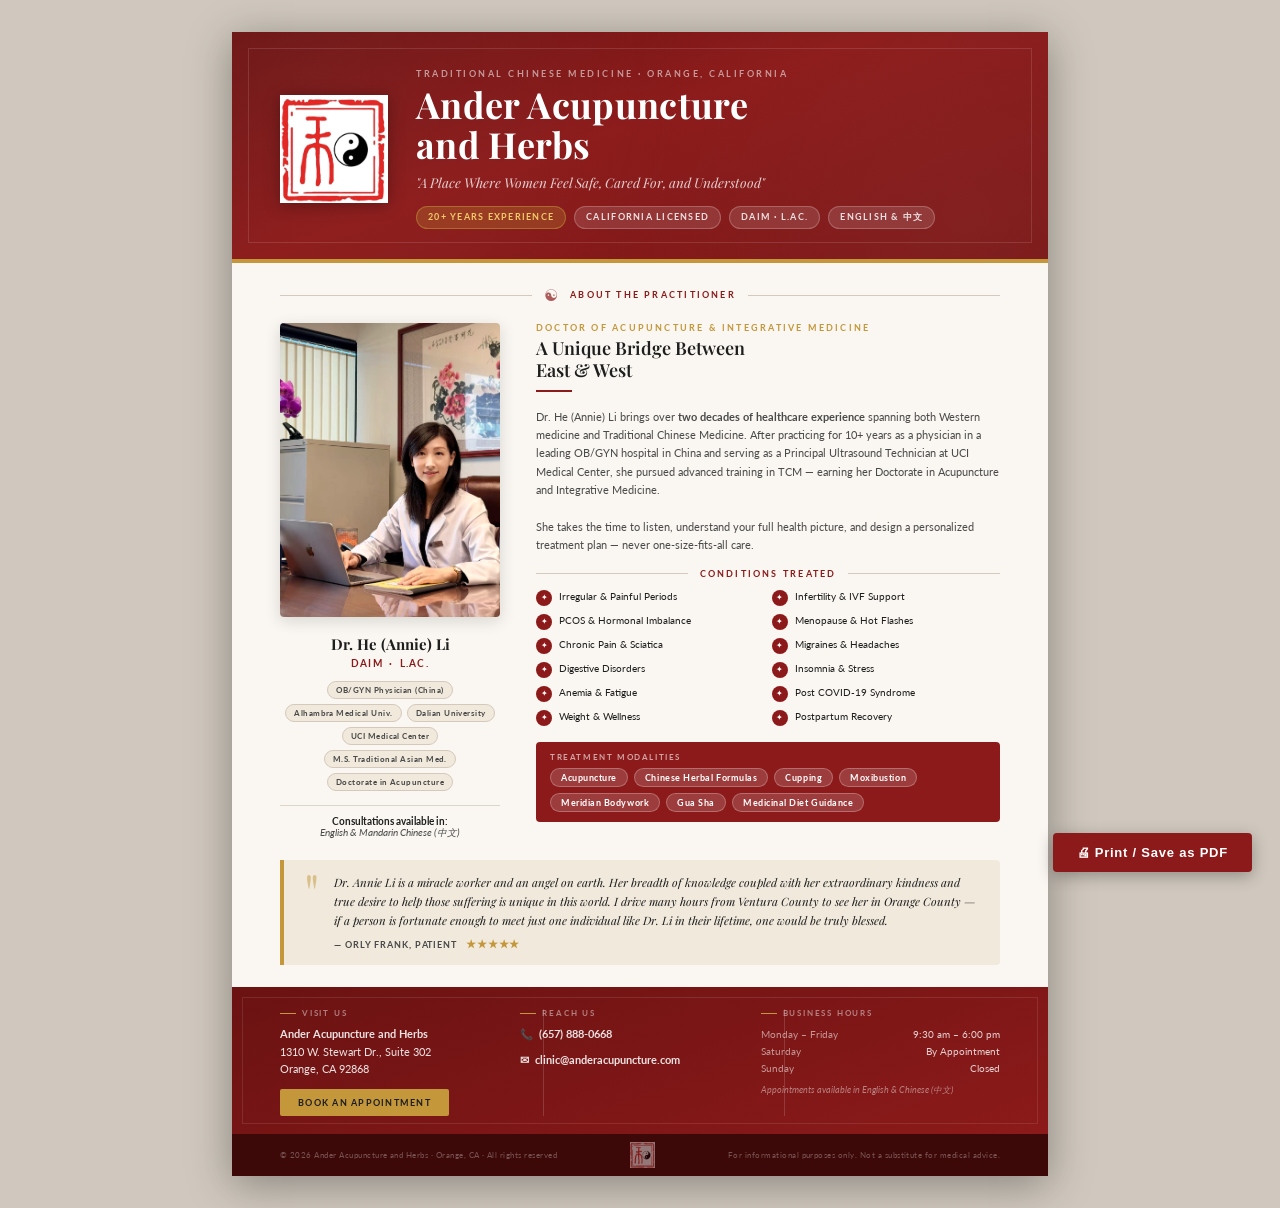
<file: flyer.html>
<!DOCTYPE html>
<html lang="en">
<head>
  <meta charset="UTF-8" />
  <meta name="viewport" content="width=device-width, initial-scale=1.0" />
  <title>Ander Acupuncture & Herbs — Clinic Flyer</title>
  <style>
    @import url('https://fonts.googleapis.com/css2?family=Playfair+Display:ital,wght@0,400;0,600;0,700;1,400;1,600&family=Lato:wght@300;400;700&display=swap');

    @page {
      size: letter portrait;
      margin: 0;
    }

    * { margin: 0; padding: 0; box-sizing: border-box; }

    :root {
      --red:    #8C1A1A;
      --red2:   #6B1212;
      --gold:   #C4973A;
      --cream:  #FAF7F2;
      --tan:    #F0E9DC;
      --dark:   #1E1E1E;
      --mid:    #4A4A4A;
      --white:  #FFFFFF;
    }

    body {
      background: #D0C8BE;
      display: flex;
      justify-content: center;
      align-items: flex-start;
      min-height: 100vh;
      padding: 32px 16px;
      font-family: 'Lato', Arial, sans-serif;
    }

    /* ── FLYER CONTAINER ── */
    .flyer {
      width: 816px;          /* 8.5 in × 96 dpi */
      min-height: 1056px;    /* 11 in × 96 dpi  */
      background: var(--cream);
      position: relative;
      overflow: hidden;
      box-shadow: 0 8px 40px rgba(0,0,0,0.35);
    }

    /* ═══════════════════════════════════════════
       HEADER
    ═══════════════════════════════════════════ */
    .header {
      background: linear-gradient(160deg, #6B1212 0%, #8C1A1A 45%, #7A1616 100%);
      padding: 36px 48px 30px;
      position: relative;
      overflow: hidden;
    }

    /* Subtle pattern overlay */
    .header::before {
      content: '';
      position: absolute;
      inset: 0;
      background-image:
        radial-gradient(circle at 10% 20%, rgba(255,255,255,0.04) 0%, transparent 50%),
        radial-gradient(circle at 90% 80%, rgba(255,255,255,0.04) 0%, transparent 50%);
    }

    /* Decorative corner lines */
    .header::after {
      content: '';
      position: absolute;
      top: 16px; right: 16px; bottom: 16px; left: 16px;
      border: 1px solid rgba(255,255,255,0.12);
      pointer-events: none;
    }

    .header-inner {
      position: relative;
      display: flex;
      align-items: center;
      gap: 28px;
    }

    .header-logo {
      width: 108px;
      height: 108px;
      object-fit: contain;
      flex-shrink: 0;
      filter: drop-shadow(0 2px 8px rgba(0,0,0,0.3));
    }

    .header-text { flex: 1; }

    .header-label {
      font-family: 'Lato', sans-serif;
      font-size: 9px;
      font-weight: 700;
      letter-spacing: 0.28em;
      text-transform: uppercase;
      color: rgba(255,255,255,0.55);
      margin-bottom: 6px;
    }

    .header-clinic {
      font-family: 'Playfair Display', Georgia, serif;
      font-size: 36px;
      font-weight: 700;
      color: #FFFFFF;
      line-height: 1.1;
      letter-spacing: 0.01em;
      margin-bottom: 8px;
    }

    .header-tagline {
      font-family: 'Playfair Display', Georgia, serif;
      font-size: 13.5px;
      font-style: italic;
      font-weight: 400;
      color: rgba(255,255,255,0.78);
      line-height: 1.5;
      max-width: 420px;
      margin-bottom: 14px;
    }

    .header-badges {
      display: flex;
      gap: 8px;
      flex-wrap: wrap;
    }

    .badge {
      background: rgba(255,255,255,0.12);
      border: 1px solid rgba(255,255,255,0.22);
      color: rgba(255,255,255,0.85);
      font-size: 9px;
      font-weight: 700;
      letter-spacing: 0.14em;
      text-transform: uppercase;
      padding: 4px 11px;
      border-radius: 20px;
    }

    .badge.gold {
      background: rgba(196,151,58,0.25);
      border-color: rgba(196,151,58,0.5);
      color: #F0C96A;
    }

    /* ── GOLD RIBBON ── */
    .ribbon {
      background: var(--gold);
      height: 4px;
      position: relative;
    }

    /* ═══════════════════════════════════════════
       SECTION DIVIDER
    ═══════════════════════════════════════════ */
    .divider {
      display: flex;
      align-items: center;
      gap: 12px;
      padding: 0 48px;
      margin: 22px 0 18px;
    }

    .divider-line { flex: 1; height: 1px; background: #D5C9BB; }

    .divider-icon {
      color: var(--red);
      font-size: 16px;
      opacity: 0.7;
    }

    .divider-text {
      font-size: 8.5px;
      font-weight: 700;
      letter-spacing: 0.26em;
      text-transform: uppercase;
      color: var(--red);
    }

    /* ═══════════════════════════════════════════
       BODY CONTENT
    ═══════════════════════════════════════════ */
    .body-content {
      padding: 0 48px;
    }

    /* ── MAIN GRID ── */
    .main-grid {
      display: grid;
      grid-template-columns: 220px 1fr;
      gap: 36px;
      align-items: start;
    }

    /* LEFT: Doctor card */
    .doctor-card {
      text-align: center;
    }

    .doctor-photo {
      width: 100%;
      aspect-ratio: 3/4;
      object-fit: cover;
      object-position: center top;
      border-radius: 4px;
      margin-bottom: 14px;
      filter: sepia(10%) contrast(1.02);
      box-shadow: 0 4px 16px rgba(0,0,0,0.14);
    }

    .doctor-name {
      font-family: 'Playfair Display', Georgia, serif;
      font-size: 15px;
      font-weight: 700;
      color: var(--dark);
      margin-bottom: 3px;
    }

    .doctor-creds {
      font-size: 10px;
      font-weight: 700;
      letter-spacing: 0.12em;
      color: var(--red);
      text-transform: uppercase;
      margin-bottom: 12px;
    }

    .doctor-pills {
      display: flex;
      flex-wrap: wrap;
      gap: 5px;
      justify-content: center;
      margin-bottom: 14px;
    }

    .pill {
      background: var(--tan);
      border: 1px solid #D5C9BB;
      font-size: 8px;
      font-weight: 700;
      letter-spacing: 0.06em;
      color: var(--mid);
      padding: 3px 8px;
      border-radius: 20px;
    }

    .lang-note {
      font-size: 9.5px;
      color: var(--mid);
      font-style: italic;
      border-top: 1px solid #DDD5C8;
      padding-top: 10px;
      margin-top: 2px;
    }

    .lang-note strong {
      color: var(--dark);
      font-style: normal;
    }

    /* RIGHT: Info columns */
    .info-col {}

    .section-label {
      font-size: 8.5px;
      font-weight: 700;
      letter-spacing: 0.26em;
      text-transform: uppercase;
      color: var(--gold);
      margin-bottom: 5px;
    }

    .section-heading {
      font-family: 'Playfair Display', Georgia, serif;
      font-size: 18px;
      font-weight: 600;
      color: var(--dark);
      margin-bottom: 8px;
      line-height: 1.2;
    }

    .section-text {
      font-size: 10.5px;
      color: var(--mid);
      line-height: 1.75;
      margin-bottom: 14px;
    }

    .red-line {
      width: 36px;
      height: 2px;
      background: var(--red);
      margin-bottom: 16px;
    }

    /* Services list */
    .services-grid {
      display: grid;
      grid-template-columns: 1fr 1fr;
      gap: 7px;
      margin-bottom: 16px;
    }

    .service-item {
      display: flex;
      align-items: flex-start;
      gap: 7px;
      font-size: 10px;
      color: var(--dark);
      line-height: 1.45;
    }

    .service-dot {
      width: 16px;
      height: 16px;
      border-radius: 50%;
      background: var(--red);
      color: #fff;
      font-size: 8px;
      display: flex;
      align-items: center;
      justify-content: center;
      flex-shrink: 0;
      margin-top: 1px;
    }

    /* Treatments row */
    .treatments-row {
      background: var(--red);
      border-radius: 4px;
      padding: 10px 14px;
      margin-bottom: 0;
    }

    .treatments-label {
      font-size: 8px;
      font-weight: 700;
      letter-spacing: 0.2em;
      text-transform: uppercase;
      color: rgba(255,255,255,0.6);
      margin-bottom: 6px;
    }

    .treatments-list {
      display: flex;
      flex-wrap: wrap;
      gap: 6px;
    }

    .treatment-tag {
      background: rgba(255,255,255,0.15);
      border: 1px solid rgba(255,255,255,0.25);
      color: #fff;
      font-size: 9px;
      font-weight: 700;
      letter-spacing: 0.06em;
      padding: 3px 10px;
      border-radius: 20px;
    }

    /* ═══════════════════════════════════════════
       TESTIMONIAL STRIP
    ═══════════════════════════════════════════ */
    .testimonial-strip {
      margin: 20px 48px 0;
      background: var(--tan);
      border-left: 4px solid var(--gold);
      border-radius: 0 4px 4px 0;
      padding: 14px 20px;
      display: flex;
      align-items: flex-start;
      gap: 14px;
    }

    .t-quote-mark {
      font-family: 'Playfair Display', Georgia, serif;
      font-size: 52px;
      color: var(--gold);
      opacity: 0.5;
      line-height: 0.7;
      flex-shrink: 0;
    }

    .t-body {}

    .t-text {
      font-family: 'Playfair Display', Georgia, serif;
      font-size: 11.5px;
      font-style: italic;
      color: var(--dark);
      line-height: 1.65;
      margin-bottom: 6px;
    }

    .t-author {
      font-size: 9px;
      font-weight: 700;
      letter-spacing: 0.1em;
      text-transform: uppercase;
      color: var(--mid);
    }

    .t-stars {
      color: var(--gold);
      font-size: 11px;
      margin-left: 6px;
    }

    /* ═══════════════════════════════════════════
       FOOTER / CONTACT
    ═══════════════════════════════════════════ */
    .contact-section {
      background: linear-gradient(160deg, #6B1212 0%, #8C1A1A 100%);
      margin-top: 22px;
      padding: 22px 48px 18px;
      position: relative;
    }

    .contact-section::before {
      content: '';
      position: absolute;
      top: 10px; right: 10px; bottom: 10px; left: 10px;
      border: 1px solid rgba(255,255,255,0.1);
      pointer-events: none;
    }

    .contact-grid {
      display: grid;
      grid-template-columns: 1fr 1px 1fr 1px 1fr;
      gap: 0;
      align-items: start;
    }

    .contact-divider-v {
      width: 1px;
      background: rgba(255,255,255,0.15);
      align-self: stretch;
      margin: 0 24px;
    }

    .contact-col {}

    .contact-col-label {
      font-size: 7.5px;
      font-weight: 700;
      letter-spacing: 0.24em;
      text-transform: uppercase;
      color: rgba(255,255,255,0.45);
      margin-bottom: 8px;
      display: flex;
      align-items: center;
      gap: 6px;
    }

    .contact-col-label::before {
      content: '';
      display: block;
      width: 16px;
      height: 1px;
      background: var(--gold);
    }

    .contact-item {
      font-size: 10.5px;
      color: rgba(255,255,255,0.88);
      line-height: 1.7;
    }

    .contact-item strong {
      display: block;
      font-weight: 700;
    }

    .hours-row {
      display: flex;
      justify-content: space-between;
      font-size: 9.5px;
      color: rgba(255,255,255,0.8);
      line-height: 1.8;
    }

    .hours-row span:first-child { color: rgba(255,255,255,0.55); }

    .cta-btn {
      display: inline-block;
      background: var(--gold);
      color: var(--dark);
      font-size: 9px;
      font-weight: 700;
      letter-spacing: 0.14em;
      text-transform: uppercase;
      padding: 8px 18px;
      border-radius: 2px;
      text-decoration: none;
      margin-top: 10px;
    }

    .footer-bottom-strip {
      background: #3D0808;
      padding: 8px 48px;
      display: flex;
      justify-content: space-between;
      align-items: center;
    }

    .footer-bottom-strip span {
      font-size: 8px;
      color: rgba(255,255,255,0.3);
      letter-spacing: 0.06em;
    }

    .footer-logo-small {
      width: 26px;
      height: 26px;
      object-fit: contain;
      opacity: 0.45;
    }

    /* ═══════════════════════════════════════════
       PRINT STYLES
    ═══════════════════════════════════════════ */
    @media print {
      body {
        background: none;
        padding: 0;
        margin: 0;
      }
      .flyer {
        width: 100%;
        min-height: 100vh;
        box-shadow: none;
      }
      .print-btn { display: none; }
    }

    /* ── PRINT BUTTON (screen only) ── */
    .print-btn {
      position: fixed;
      bottom: 28px;
      right: 28px;
      background: var(--red);
      color: #fff;
      border: none;
      padding: 12px 24px;
      font-family: Arial, sans-serif;
      font-size: 13px;
      font-weight: bold;
      letter-spacing: 0.06em;
      border-radius: 4px;
      cursor: pointer;
      box-shadow: 0 4px 16px rgba(0,0,0,0.3);
      transition: background 0.2s;
    }
    .print-btn:hover { background: #6B1212; }
  </style>
</head>
<body>

<div class="flyer">

  <!-- ══════════════════════════════════
       HEADER
  ══════════════════════════════════ -->
  <div class="header">
    <div class="header-inner">
      <img src="logo.jpg" alt="Ander Acupuncture Logo" class="header-logo" />
      <div class="header-text">
        <div class="header-label">Traditional Chinese Medicine · Orange, California</div>
        <div class="header-clinic">Ander Acupuncture<br>and Herbs</div>
        <div class="header-tagline">"A Place Where Women Feel Safe, Cared For, and Understood"</div>
        <div class="header-badges">
          <span class="badge gold">20+ Years Experience</span>
          <span class="badge">California Licensed</span>
          <span class="badge">DAIM · L.Ac.</span>
          <span class="badge">English &amp; 中文</span>
        </div>
      </div>
    </div>
  </div>
  <div class="ribbon"></div>

  <!-- ══════════════════════════════════
       SECTION DIVIDER
  ══════════════════════════════════ -->
  <div class="divider">
    <div class="divider-line"></div>
    <span class="divider-icon">☯</span>
    <span class="divider-text">About the Practitioner</span>
    <div class="divider-line"></div>
  </div>

  <!-- ══════════════════════════════════
       MAIN BODY
  ══════════════════════════════════ -->
  <div class="body-content">
    <div class="main-grid">

      <!-- LEFT: Doctor Card -->
      <div class="doctor-card">
        <img src="images/dr-li-main.jpeg" alt="Dr. He (Annie) Li" class="doctor-photo" />
        <div class="doctor-name">Dr. He (Annie) Li</div>
        <div class="doctor-creds">DAIM &nbsp;·&nbsp; L.Ac.</div>
        <div class="doctor-pills">
          <span class="pill">OB/GYN Physician (China)</span>
          <span class="pill">Alhambra Medical Univ.</span>
          <span class="pill">Dalian University</span>
          <span class="pill">UCI Medical Center</span>
          <span class="pill">M.S. Traditional Asian Med.</span>
          <span class="pill">Doctorate in Acupuncture</span>
        </div>
        <div class="lang-note">
          <strong>Consultations available in:</strong><br>
          English &amp; Mandarin Chinese (中文)
        </div>
      </div>

      <!-- RIGHT: Info -->
      <div class="info-col">

        <!-- Bio -->
        <div class="section-label">Doctor of Acupuncture &amp; Integrative Medicine</div>
        <div class="section-heading">A Unique Bridge Between<br>East &amp; West</div>
        <div class="red-line"></div>
        <p class="section-text">
          Dr. He (Annie) Li brings over <strong>two decades of healthcare experience</strong> spanning both Western medicine and Traditional Chinese Medicine. After practicing for 10+ years as a physician in a leading OB/GYN hospital in China and serving as a Principal Ultrasound Technician at UCI Medical Center, she pursued advanced training in TCM — earning her Doctorate in Acupuncture and Integrative Medicine.
          <br><br>
          She takes the time to listen, understand your full health picture, and design a personalized treatment plan — never one-size-fits-all care.
        </p>

        <!-- Services -->
        <div class="divider" style="padding:0;margin:0 0 10px;">
          <div class="divider-line"></div>
          <span class="divider-text" style="white-space:nowrap;">Conditions Treated</span>
          <div class="divider-line"></div>
        </div>

        <div class="services-grid">
          <div class="service-item">
            <div class="service-dot">✦</div>
            <span>Irregular &amp; Painful Periods</span>
          </div>
          <div class="service-item">
            <div class="service-dot">✦</div>
            <span>Infertility &amp; IVF Support</span>
          </div>
          <div class="service-item">
            <div class="service-dot">✦</div>
            <span>PCOS &amp; Hormonal Imbalance</span>
          </div>
          <div class="service-item">
            <div class="service-dot">✦</div>
            <span>Menopause &amp; Hot Flashes</span>
          </div>
          <div class="service-item">
            <div class="service-dot">✦</div>
            <span>Chronic Pain &amp; Sciatica</span>
          </div>
          <div class="service-item">
            <div class="service-dot">✦</div>
            <span>Migraines &amp; Headaches</span>
          </div>
          <div class="service-item">
            <div class="service-dot">✦</div>
            <span>Digestive Disorders</span>
          </div>
          <div class="service-item">
            <div class="service-dot">✦</div>
            <span>Insomnia &amp; Stress</span>
          </div>
          <div class="service-item">
            <div class="service-dot">✦</div>
            <span>Anemia &amp; Fatigue</span>
          </div>
          <div class="service-item">
            <div class="service-dot">✦</div>
            <span>Post COVID-19 Syndrome</span>
          </div>
          <div class="service-item">
            <div class="service-dot">✦</div>
            <span>Weight &amp; Wellness</span>
          </div>
          <div class="service-item">
            <div class="service-dot">✦</div>
            <span>Postpartum Recovery</span>
          </div>
        </div>

        <!-- Treatment modalities -->
        <div class="treatments-row">
          <div class="treatments-label">Treatment Modalities</div>
          <div class="treatments-list">
            <span class="treatment-tag">Acupuncture</span>
            <span class="treatment-tag">Chinese Herbal Formulas</span>
            <span class="treatment-tag">Cupping</span>
            <span class="treatment-tag">Moxibustion</span>
            <span class="treatment-tag">Meridian Bodywork</span>
            <span class="treatment-tag">Gua Sha</span>
            <span class="treatment-tag">Medicinal Diet Guidance</span>
          </div>
        </div>

      </div>
    </div>
  </div>

  <!-- ══════════════════════════════════
       TESTIMONIAL
  ══════════════════════════════════ -->
  <div class="testimonial-strip">
    <div class="t-quote-mark">"</div>
    <div class="t-body">
      <p class="t-text">Dr. Annie Li is a miracle worker and an angel on earth. Her breadth of knowledge coupled with her extraordinary kindness and true desire to help those suffering is unique in this world. I drive many hours from Ventura County to see her in Orange County — if a person is fortunate enough to meet just one individual like Dr. Li in their lifetime, one would be truly blessed.</p>
      <div class="t-author">— Orly Frank, Patient <span class="t-stars">★★★★★</span></div>
    </div>
  </div>

  <!-- ══════════════════════════════════
       CONTACT
  ══════════════════════════════════ -->
  <div class="contact-section">
    <div class="contact-grid">

      <div class="contact-col">
        <div class="contact-col-label">Visit Us</div>
        <div class="contact-item">
          <strong>Ander Acupuncture and Herbs</strong>
          1310 W. Stewart Dr., Suite 302<br>
          Orange, CA 92868
        </div>
        <div class="cta-btn">Book an Appointment</div>
      </div>

      <div class="contact-divider-v"></div>

      <div class="contact-col">
        <div class="contact-col-label">Reach Us</div>
        <div class="contact-item" style="margin-bottom:8px;">
          <strong>📞 &nbsp;(657) 888-0668</strong>
        </div>
        <div class="contact-item">
          <strong>✉ &nbsp;clinic@anderacupuncture.com</strong>
        </div>
      </div>

      <div class="contact-divider-v"></div>

      <div class="contact-col">
        <div class="contact-col-label">Business Hours</div>
        <div class="hours-row"><span>Monday – Friday</span><span>9:30 am – 6:00 pm</span></div>
        <div class="hours-row"><span>Saturday</span><span>By Appointment</span></div>
        <div class="hours-row"><span>Sunday</span><span>Closed</span></div>
        <div style="margin-top:8px;font-size:8.5px;color:rgba(255,255,255,0.45);font-style:italic;">
          Appointments available in English &amp; Chinese (中文)
        </div>
      </div>

    </div>
  </div>

  <div class="footer-bottom-strip">
    <span>© 2026 Ander Acupuncture and Herbs · Orange, CA · All rights reserved</span>
    <img src="logo.jpg" alt="Logo" class="footer-logo-small" />
    <span>For informational purposes only. Not a substitute for medical advice.</span>
  </div>

</div>

<button class="print-btn" onclick="window.print()">🖨 Print / Save as PDF</button>

</body>
</html>
</file>
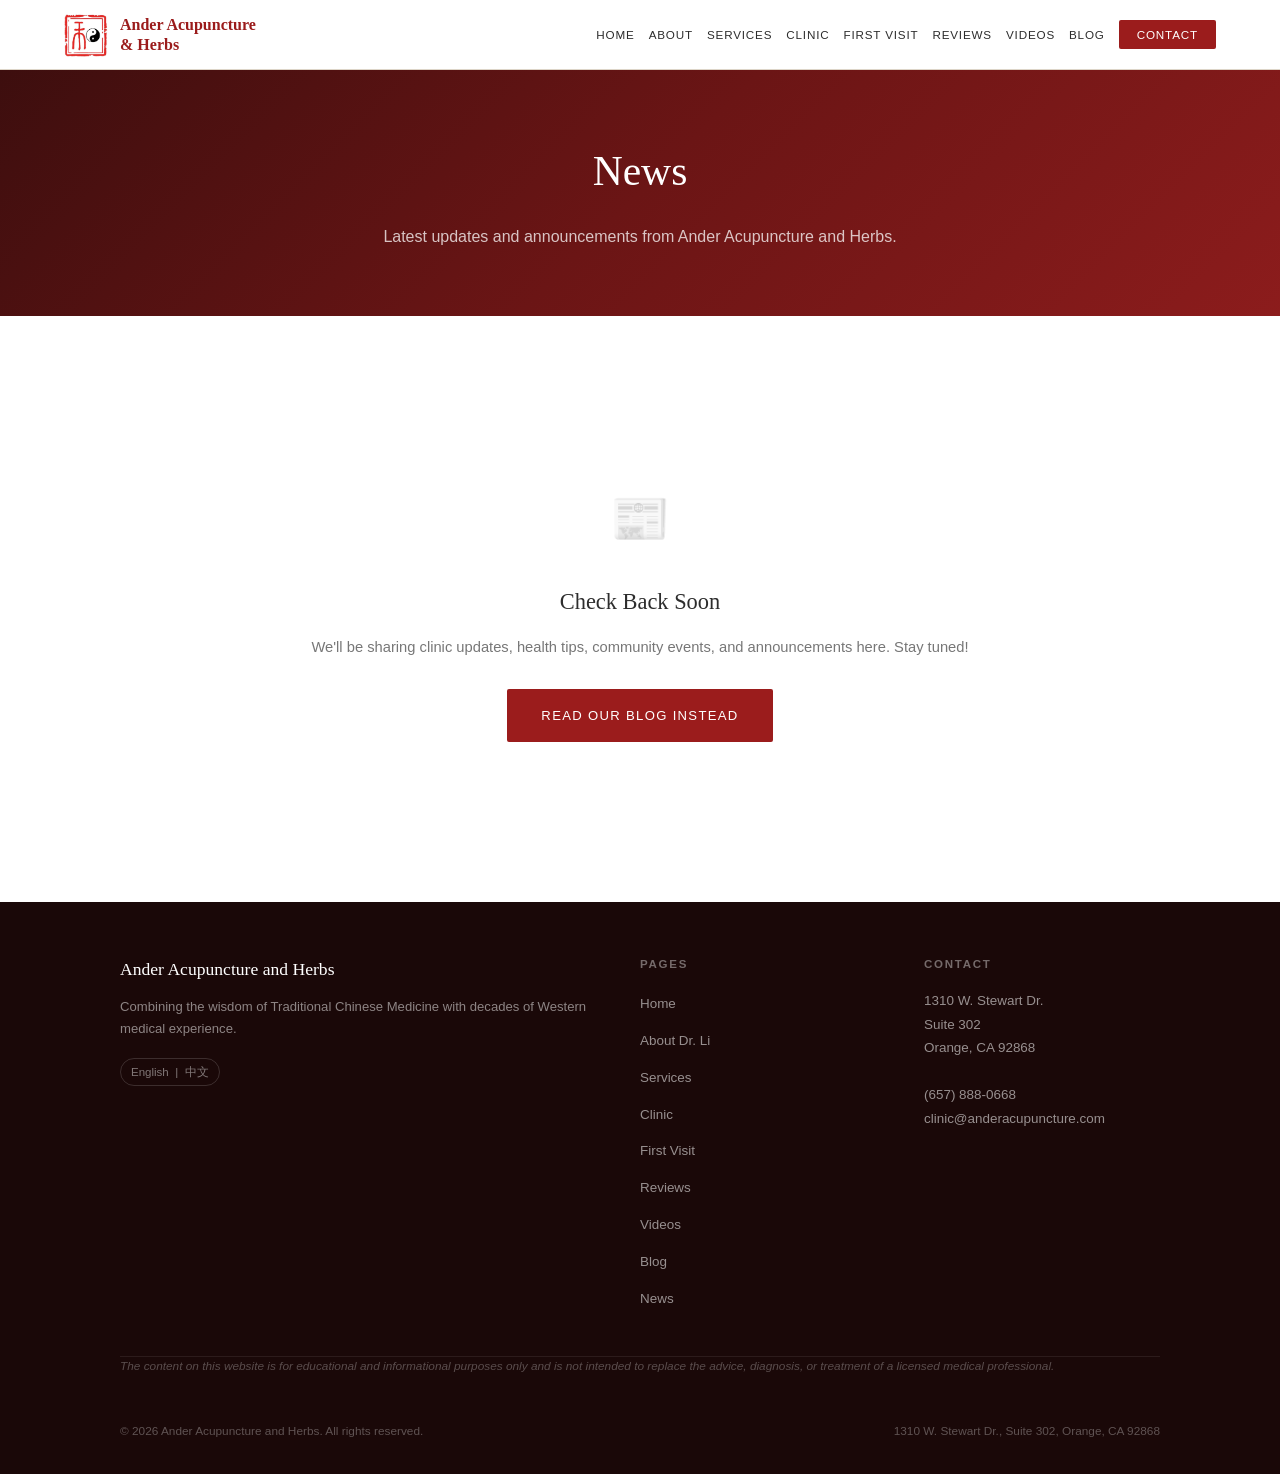
<file: news.html>
<!DOCTYPE html>
<html lang="en">
<head>
  <meta charset="UTF-8" />
  <meta name="viewport" content="width=device-width, initial-scale=1.0" />
  <title>News | Ander Acupuncture and Herbs</title>
  <link rel="stylesheet" href="style.css" />
  <style>
    .news-empty {
      text-align: center;
      padding: 80px 24px;
    }
    .news-empty .empty-icon { font-size: 3rem; margin-bottom: 20px; opacity: 0.4; }
    .news-empty h2 { font-size: 1.4rem; font-weight: normal; color: var(--dark); margin-bottom: 12px; }
    .news-empty p {
      font-family: Arial, sans-serif;
      font-size: 0.92rem;
      color: var(--gray);
      margin-bottom: 28px;
    }
  </style>
</head>
<body>

  <!-- NAV -->
  <nav>
    <a class="nav-logo" href="index.html">
      <img src="logo.jpg" alt="Ander Acupuncture logo" />
      <div class="nav-brand">
        Ander Acupuncture
        <span>&amp; Herbs</span>
      </div>
    </a>
    <ul class="nav-links">
      <li><a href="index.html">Home</a></li>
      <li><a href="about.html">About</a></li>
      <li><a href="services.html">Services</a></li>
      <li><a href="clinic.html">Clinic</a></li>
      <li><a href="first-visit.html">First Visit</a></li>
      <li><a href="testimonials.html">Reviews</a></li>
      <li><a href="videos.html">Videos</a></li>
      <li><a href="blog.html">Blog</a></li>
      <li><a href="index.html#contact" class="nav-cta">Contact</a></li>
    </ul>
  </nav>

  <!-- PAGE HERO -->
  <div class="page-hero">
    <h1>News</h1>
    <p>Latest updates and announcements from Ander Acupuncture and Herbs.</p>
  </div>

  <!-- COMING SOON -->
  <section class="section" style="background:var(--white);">
    <div class="section-inner">
      <div class="news-empty">
        <div class="empty-icon">📰</div>
        <h2>Check Back Soon</h2>
        <p>We'll be sharing clinic updates, health tips, community events, and announcements here. Stay tuned!</p>
        <a href="blog.html" class="btn btn-red">Read Our Blog Instead</a>
      </div>
    </div>
  </section>

  <!-- FOOTER -->
  <footer>
    <div class="footer-inner">
      <div>
        <div class="footer-brand">Ander Acupuncture and Herbs</div>
        <p class="footer-tagline">Combining the wisdom of Traditional Chinese Medicine with decades of Western medical experience.</p>
        <span class="footer-lang">English &nbsp;|&nbsp; 中文</span>
      </div>
      <div class="footer-col">
        <h4>Pages</h4>
        <ul>
          <li><a href="index.html">Home</a></li>
          <li><a href="about.html">About Dr. Li</a></li>
          <li><a href="services.html">Services</a></li>
          <li><a href="clinic.html">Clinic</a></li>
          <li><a href="first-visit.html">First Visit</a></li>
          <li><a href="testimonials.html">Reviews</a></li>
      <li><a href="videos.html">Videos</a></li>
      <li><a href="blog.html">Blog</a></li>
          <li><a href="news.html">News</a></li>
        </ul>
      </div>
      <div class="footer-col">
        <h4>Contact</h4>
        <p>
          1310 W. Stewart Dr.<br>Suite 302<br>Orange, CA 92868<br><br>
          <a href="tel:6578880668">(657) 888-0668</a><br>
          <a href="mailto:clinic@anderacupuncture.com">clinic@anderacupuncture.com</a>
        </p>
      </div>
    </div>
    <p class="footer-disclaimer">
      The content on this website is for educational and informational purposes only and is not intended to replace the advice, diagnosis, or treatment of a licensed medical professional.
    </p>
    <div class="footer-bottom">
      <span>&copy; 2026 Ander Acupuncture and Herbs. All rights reserved.</span>
      <span>1310 W. Stewart Dr., Suite 302, Orange, CA 92868</span>
    </div>
  </footer>

</body>
</html>
</file>
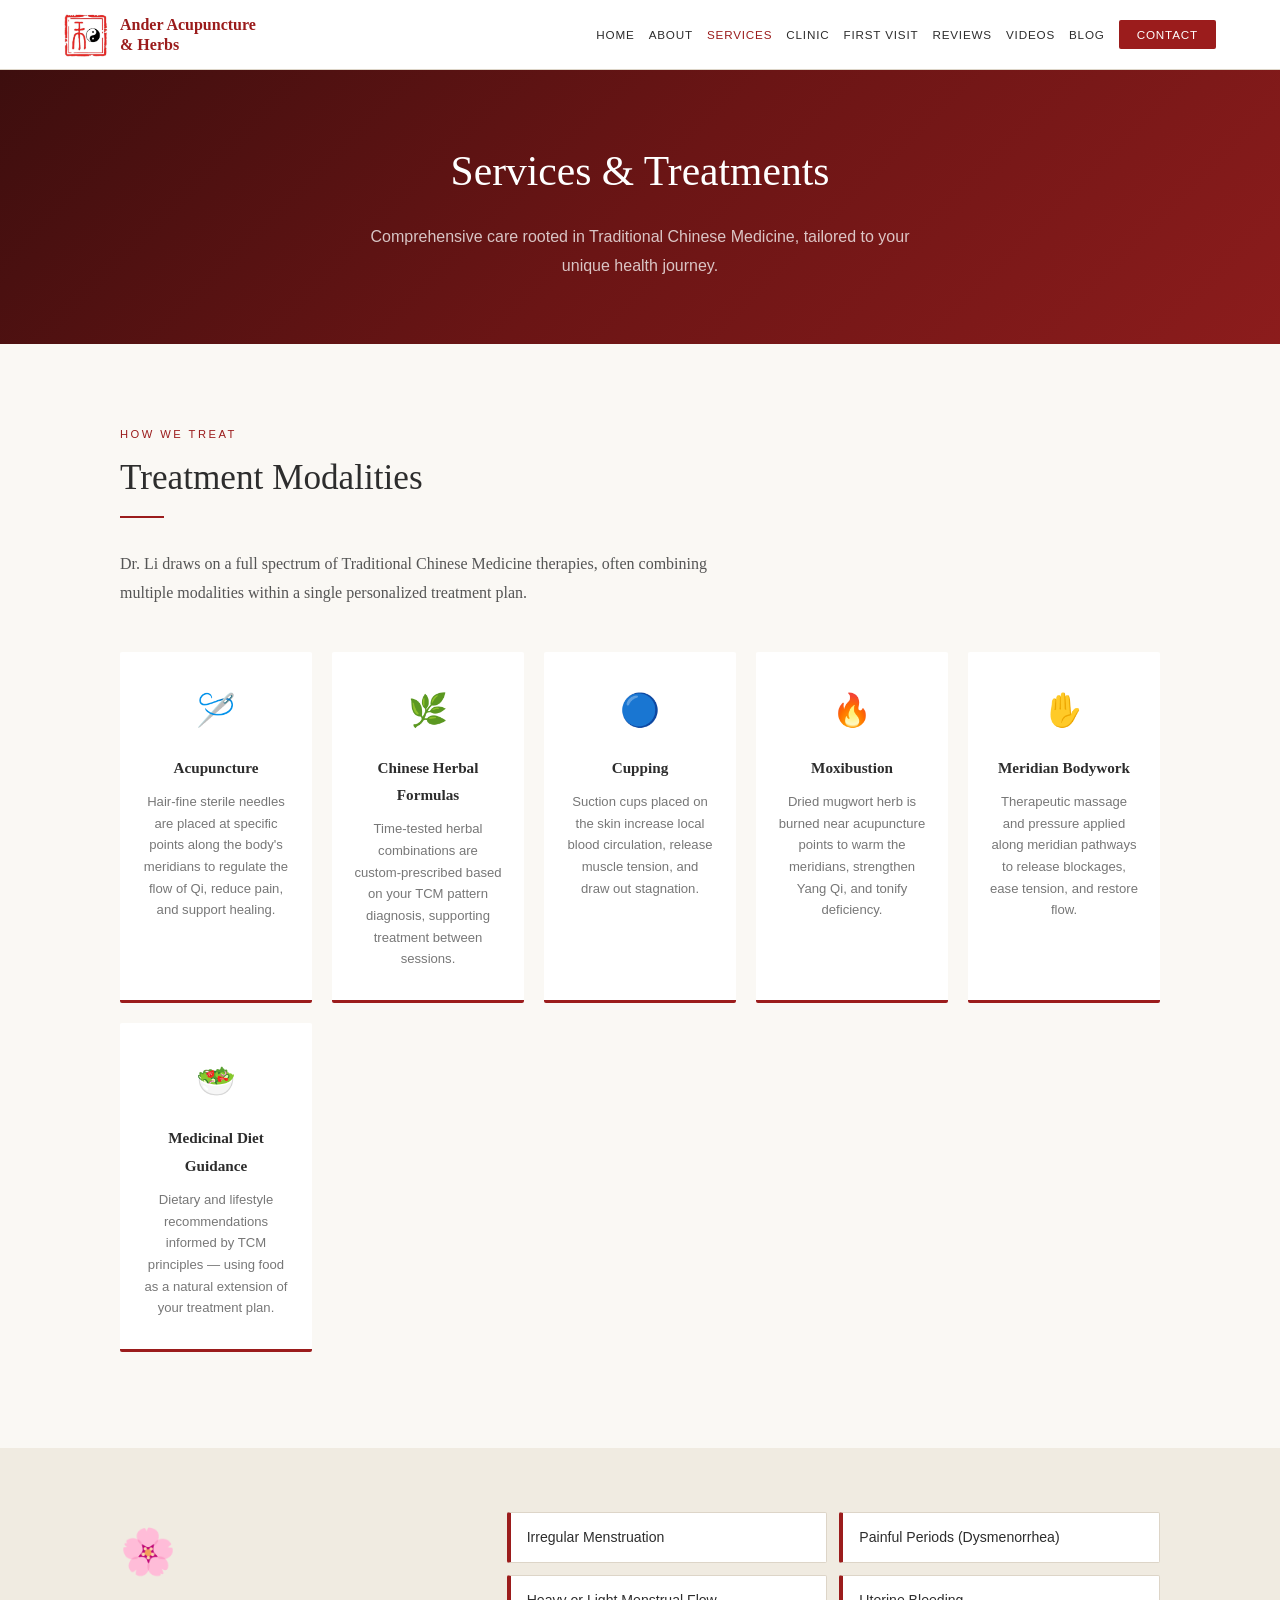
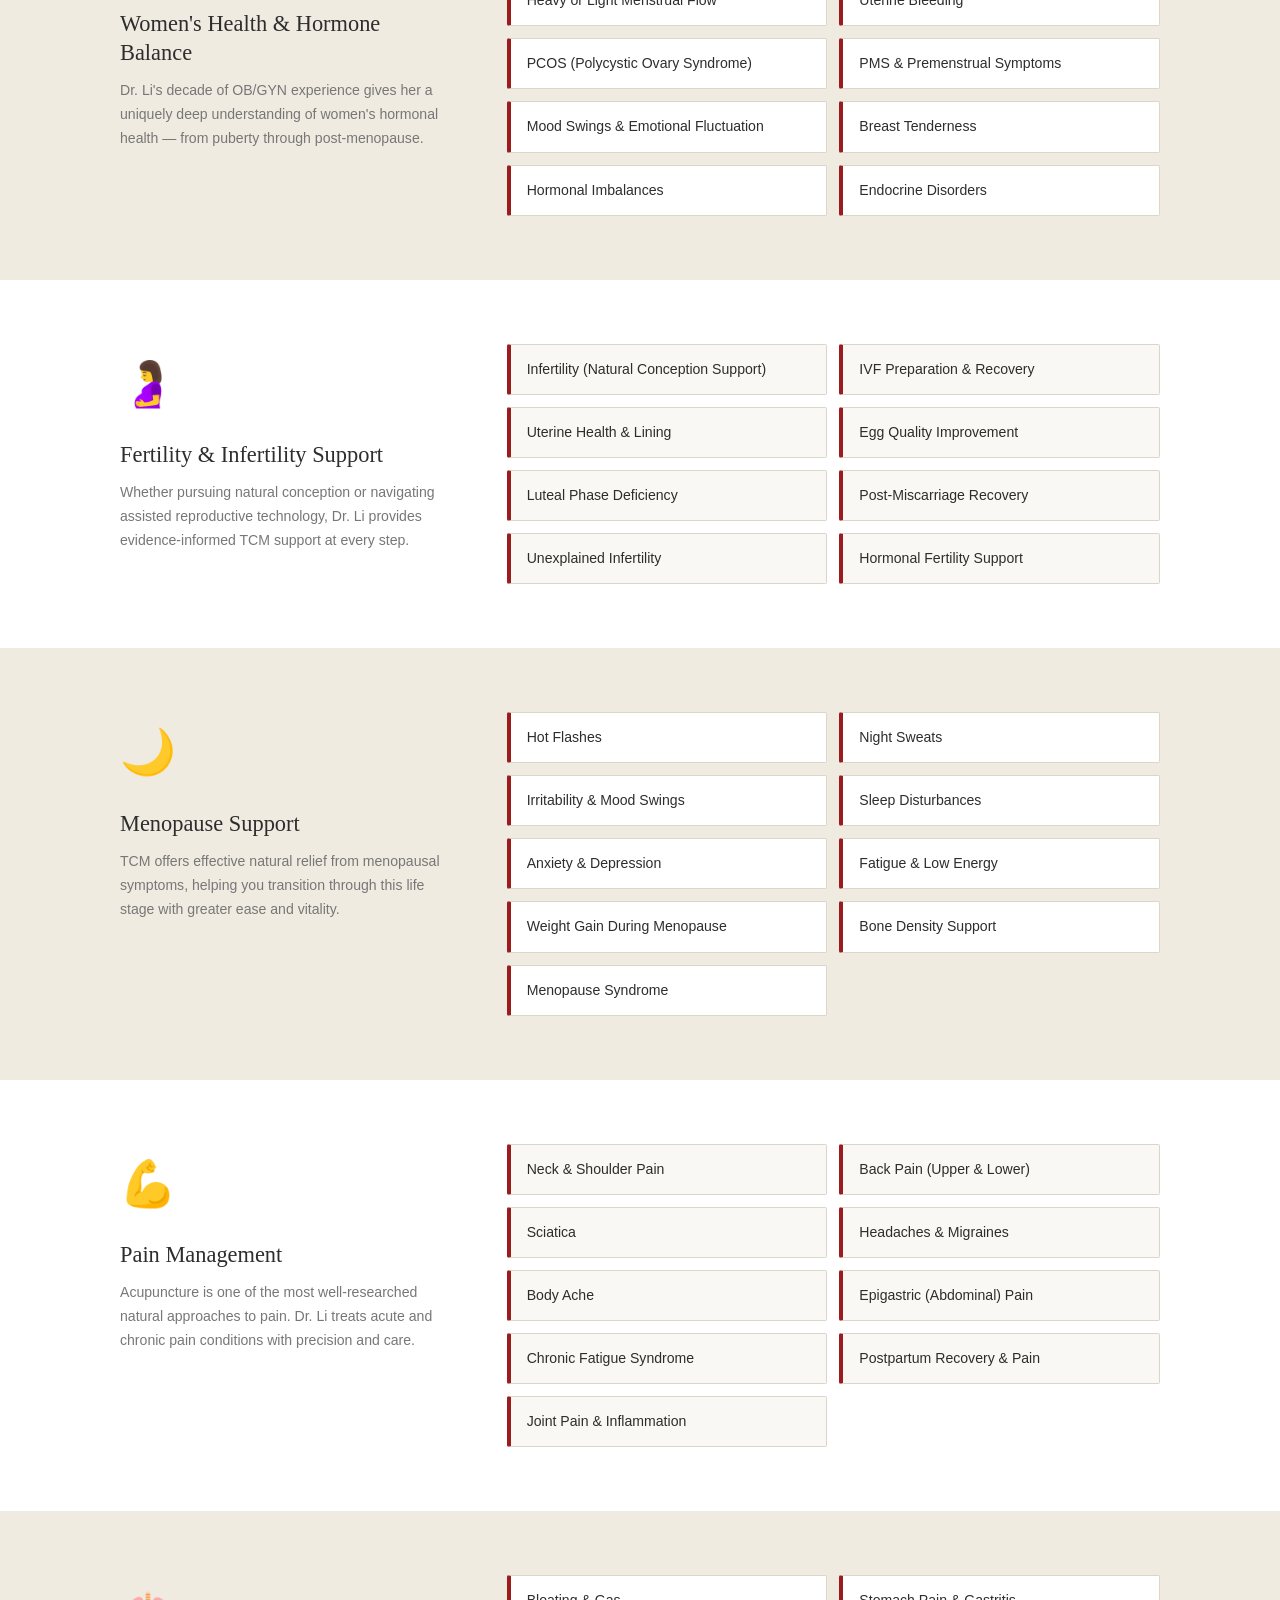
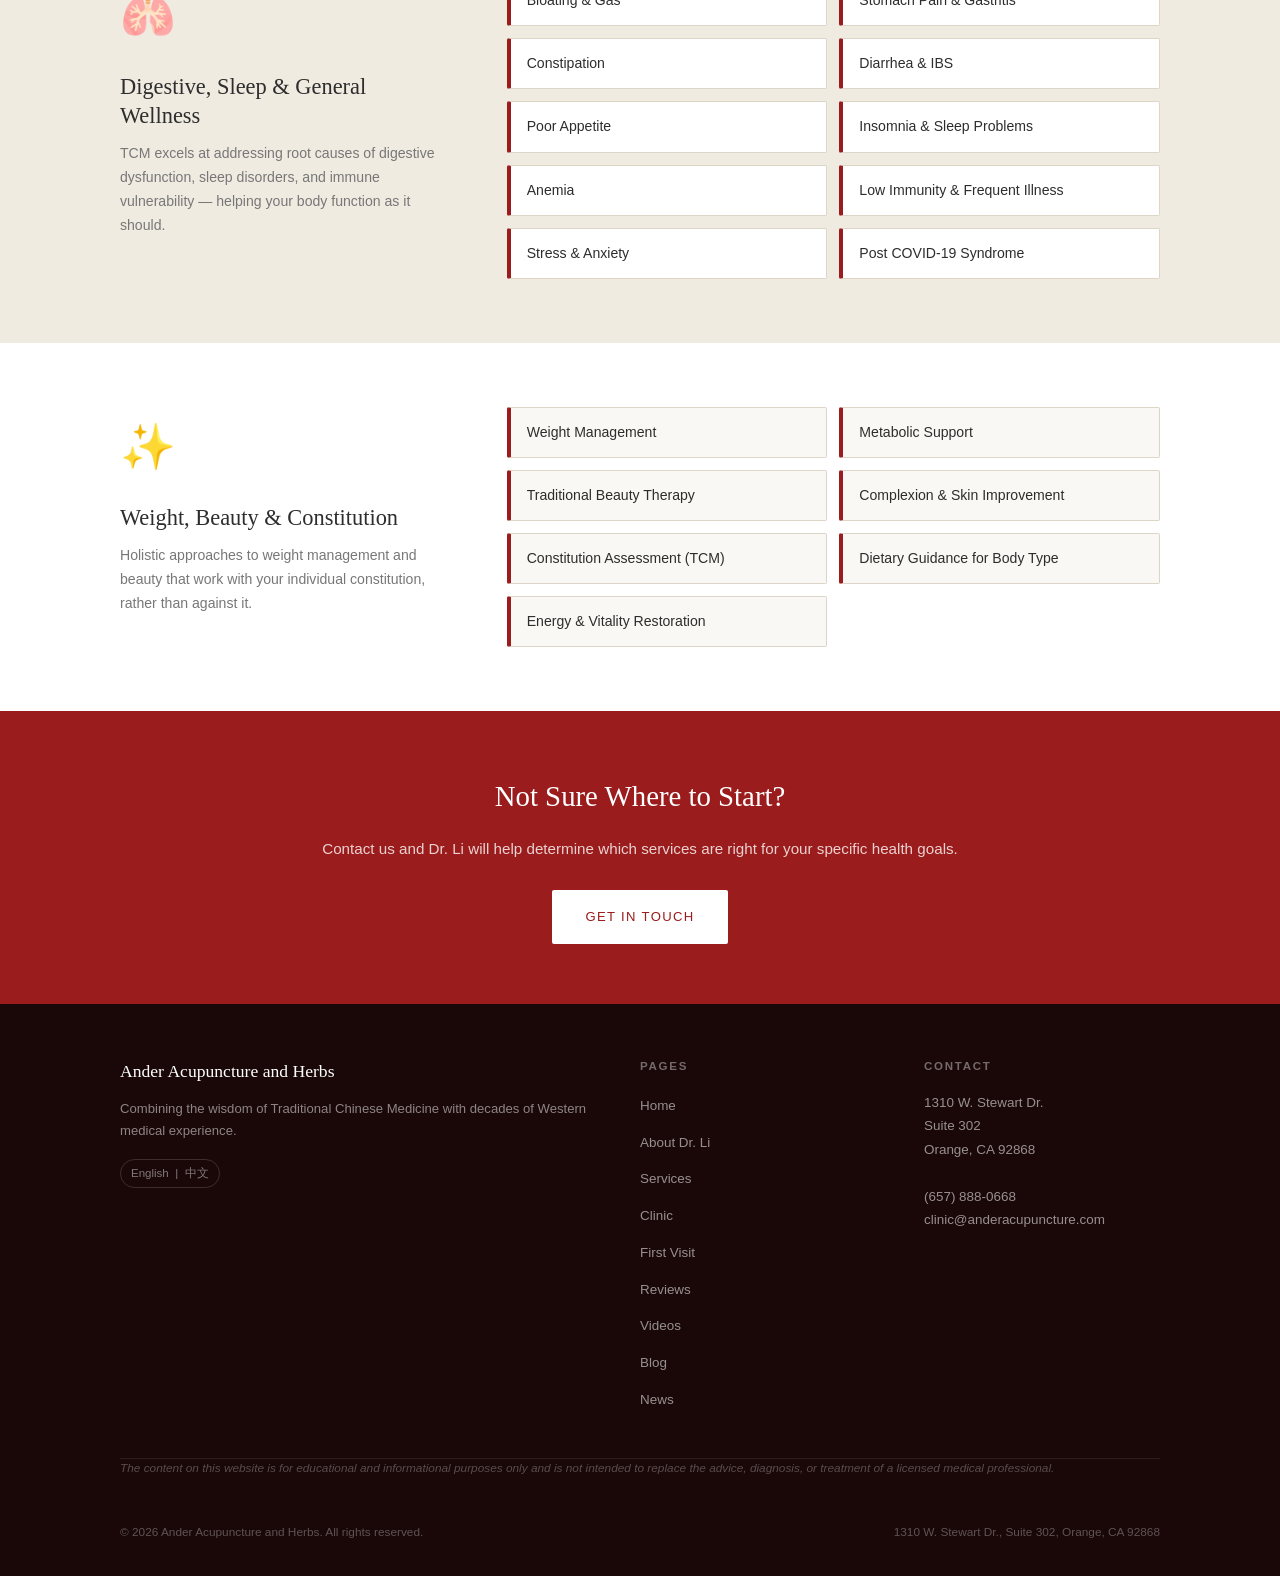
<file: services.html>
<!DOCTYPE html>
<html lang="en">
<head>
  <meta charset="UTF-8" />
  <meta name="viewport" content="width=device-width, initial-scale=1.0" />
  <title>Services | Ander Acupuncture and Herbs</title>
  <link rel="stylesheet" href="style.css" />
  <style>
    /* ── TREATMENTS GRID ── */
    .modality-grid {
      display: grid;
      grid-template-columns: repeat(auto-fit, minmax(180px, 1fr));
      gap: 20px;
      margin-bottom: 16px;
    }
    .modality-card {
      background: var(--white);
      border-radius: 2px;
      padding: 30px 22px;
      text-align: center;
      border-bottom: 3px solid var(--red);
      transition: box-shadow 0.2s, transform 0.2s;
    }
    .modality-card:hover { box-shadow: 0 4px 20px rgba(0,0,0,0.08); transform: translateY(-2px); }
    .modality-card .m-icon { font-size: 2rem; margin-bottom: 14px; }
    .modality-card h3 { font-size: 0.95rem; font-weight: bold; margin-bottom: 10px; color: var(--dark); }
    .modality-card p  { font-family: Arial, sans-serif; font-size: 0.82rem; color: var(--gray); line-height: 1.65; }

    /* ── SERVICE CATEGORIES ── */
    .cat-section { padding: 64px 5%; }
    .cat-section:nth-child(even) { background: var(--tan); }
    .cat-section:nth-child(odd)  { background: var(--white); }

    .cat-inner {
      max-width: 1040px;
      margin: 0 auto;
      display: grid;
      grid-template-columns: 1fr 2fr;
      gap: 60px;
      align-items: start;
    }
    .cat-label-col { position: sticky; top: 88px; }
    .cat-icon { font-size: 2.8rem; margin-bottom: 16px; }
    .cat-label-col h2 { font-size: 1.4rem; font-weight: normal; color: var(--dark); margin-bottom: 12px; line-height: 1.3; }
    .cat-label-col p  { font-family: Arial, sans-serif; font-size: 0.88rem; color: var(--gray); line-height: 1.7; }

    .conditions-list {
      display: grid;
      grid-template-columns: 1fr 1fr;
      gap: 12px;
    }
    .condition-item {
      background: var(--cream);
      border: 1px solid var(--border);
      border-left: 4px solid var(--red);
      padding: 14px 16px;
      border-radius: 2px;
      font-family: Arial, sans-serif;
      font-size: 0.88rem;
      color: var(--dark);
      line-height: 1.5;
    }
    .cat-section:nth-child(even) .condition-item { background: var(--white); }

    /* ── CTA STRIP ── */
    .cta-strip {
      background: var(--red);
      color: #fff;
      padding: 60px 5%;
      text-align: center;
    }
    .cta-strip h2 { font-size: 1.8rem; font-weight: normal; margin-bottom: 12px; }
    .cta-strip p  { font-family: Arial, sans-serif; font-size: 0.95rem; color: rgba(255,255,255,0.8); margin-bottom: 28px; }

    @media (max-width: 720px) {
      .cat-inner { grid-template-columns: 1fr; gap: 24px; }
      .cat-label-col { position: static; }
      .conditions-list { grid-template-columns: 1fr; }
    }
  </style>
</head>
<body>

  <!-- NAV -->
  <nav>
    <a class="nav-logo" href="index.html">
      <img src="logo.jpg" alt="Ander Acupuncture logo" />
      <div class="nav-brand">
        Ander Acupuncture
        <span>&amp; Herbs</span>
      </div>
    </a>
    <ul class="nav-links">
      <li><a href="index.html">Home</a></li>
      <li><a href="about.html">About</a></li>
      <li><a href="services.html" class="active">Services</a></li>
      <li><a href="clinic.html">Clinic</a></li>
      <li><a href="first-visit.html">First Visit</a></li>
      <li><a href="testimonials.html">Reviews</a></li>
      <li><a href="videos.html">Videos</a></li>
      <li><a href="blog.html">Blog</a></li>
      <li><a href="index.html#contact" class="nav-cta">Contact</a></li>
    </ul>
  </nav>

  <!-- PAGE HERO -->
  <div class="page-hero">
    <h1>Services &amp; Treatments</h1>
    <p>Comprehensive care rooted in Traditional Chinese Medicine, tailored to your unique health journey.</p>
  </div>

  <!-- TREATMENT MODALITIES -->
  <section class="section" style="background:var(--cream);">
    <div class="section-inner">
      <p class="section-label">How We Treat</p>
      <h2 class="section-title">Treatment Modalities</h2>
      <div class="section-divider"></div>
      <p class="section-intro">Dr. Li draws on a full spectrum of Traditional Chinese Medicine therapies, often combining multiple modalities within a single personalized treatment plan.</p>
      <div class="modality-grid">
        <div class="modality-card">
          <div class="m-icon">🪡</div>
          <h3>Acupuncture</h3>
          <p>Hair-fine sterile needles are placed at specific points along the body's meridians to regulate the flow of Qi, reduce pain, and support healing.</p>
        </div>
        <div class="modality-card">
          <div class="m-icon">🌿</div>
          <h3>Chinese Herbal Formulas</h3>
          <p>Time-tested herbal combinations are custom-prescribed based on your TCM pattern diagnosis, supporting treatment between sessions.</p>
        </div>
        <div class="modality-card">
          <div class="m-icon">🔵</div>
          <h3>Cupping</h3>
          <p>Suction cups placed on the skin increase local blood circulation, release muscle tension, and draw out stagnation.</p>
        </div>
        <div class="modality-card">
          <div class="m-icon">🔥</div>
          <h3>Moxibustion</h3>
          <p>Dried mugwort herb is burned near acupuncture points to warm the meridians, strengthen Yang Qi, and tonify deficiency.</p>
        </div>
        <div class="modality-card">
          <div class="m-icon">✋</div>
          <h3>Meridian Bodywork</h3>
          <p>Therapeutic massage and pressure applied along meridian pathways to release blockages, ease tension, and restore flow.</p>
        </div>
        <div class="modality-card">
          <div class="m-icon">🥗</div>
          <h3>Medicinal Diet Guidance</h3>
          <p>Dietary and lifestyle recommendations informed by TCM principles — using food as a natural extension of your treatment plan.</p>
        </div>
      </div>
    </div>
  </section>

  <!-- CATEGORY 1: Women's Health -->
  <div class="cat-section">
    <div class="cat-inner">
      <div class="cat-label-col">
        <div class="cat-icon">🌸</div>
        <h2>Women's Health &amp; Hormone Balance</h2>
        <p>Dr. Li's decade of OB/GYN experience gives her a uniquely deep understanding of women's hormonal health — from puberty through post-menopause.</p>
      </div>
      <div class="conditions-list">
        <div class="condition-item">Irregular Menstruation</div>
        <div class="condition-item">Painful Periods (Dysmenorrhea)</div>
        <div class="condition-item">Heavy or Light Menstrual Flow</div>
        <div class="condition-item">Uterine Bleeding</div>
        <div class="condition-item">PCOS (Polycystic Ovary Syndrome)</div>
        <div class="condition-item">PMS &amp; Premenstrual Symptoms</div>
        <div class="condition-item">Mood Swings &amp; Emotional Fluctuation</div>
        <div class="condition-item">Breast Tenderness</div>
        <div class="condition-item">Hormonal Imbalances</div>
        <div class="condition-item">Endocrine Disorders</div>
      </div>
    </div>
  </div>

  <!-- CATEGORY 2: Fertility -->
  <div class="cat-section">
    <div class="cat-inner">
      <div class="cat-label-col">
        <div class="cat-icon">🤰</div>
        <h2>Fertility &amp; Infertility Support</h2>
        <p>Whether pursuing natural conception or navigating assisted reproductive technology, Dr. Li provides evidence-informed TCM support at every step.</p>
      </div>
      <div class="conditions-list">
        <div class="condition-item">Infertility (Natural Conception Support)</div>
        <div class="condition-item">IVF Preparation &amp; Recovery</div>
        <div class="condition-item">Uterine Health &amp; Lining</div>
        <div class="condition-item">Egg Quality Improvement</div>
        <div class="condition-item">Luteal Phase Deficiency</div>
        <div class="condition-item">Post-Miscarriage Recovery</div>
        <div class="condition-item">Unexplained Infertility</div>
        <div class="condition-item">Hormonal Fertility Support</div>
      </div>
    </div>
  </div>

  <!-- CATEGORY 3: Menopause -->
  <div class="cat-section">
    <div class="cat-inner">
      <div class="cat-label-col">
        <div class="cat-icon">🌙</div>
        <h2>Menopause Support</h2>
        <p>TCM offers effective natural relief from menopausal symptoms, helping you transition through this life stage with greater ease and vitality.</p>
      </div>
      <div class="conditions-list">
        <div class="condition-item">Hot Flashes</div>
        <div class="condition-item">Night Sweats</div>
        <div class="condition-item">Irritability &amp; Mood Swings</div>
        <div class="condition-item">Sleep Disturbances</div>
        <div class="condition-item">Anxiety &amp; Depression</div>
        <div class="condition-item">Fatigue &amp; Low Energy</div>
        <div class="condition-item">Weight Gain During Menopause</div>
        <div class="condition-item">Bone Density Support</div>
        <div class="condition-item">Menopause Syndrome</div>
      </div>
    </div>
  </div>

  <!-- CATEGORY 4: Pain -->
  <div class="cat-section">
    <div class="cat-inner">
      <div class="cat-label-col">
        <div class="cat-icon">💪</div>
        <h2>Pain Management</h2>
        <p>Acupuncture is one of the most well-researched natural approaches to pain. Dr. Li treats acute and chronic pain conditions with precision and care.</p>
      </div>
      <div class="conditions-list">
        <div class="condition-item">Neck &amp; Shoulder Pain</div>
        <div class="condition-item">Back Pain (Upper &amp; Lower)</div>
        <div class="condition-item">Sciatica</div>
        <div class="condition-item">Headaches &amp; Migraines</div>
        <div class="condition-item">Body Ache</div>
        <div class="condition-item">Epigastric (Abdominal) Pain</div>
        <div class="condition-item">Chronic Fatigue Syndrome</div>
        <div class="condition-item">Postpartum Recovery &amp; Pain</div>
        <div class="condition-item">Joint Pain &amp; Inflammation</div>
      </div>
    </div>
  </div>

  <!-- CATEGORY 5: Digestive & Wellness -->
  <div class="cat-section">
    <div class="cat-inner">
      <div class="cat-label-col">
        <div class="cat-icon">🫁</div>
        <h2>Digestive, Sleep &amp; General Wellness</h2>
        <p>TCM excels at addressing root causes of digestive dysfunction, sleep disorders, and immune vulnerability — helping your body function as it should.</p>
      </div>
      <div class="conditions-list">
        <div class="condition-item">Bloating &amp; Gas</div>
        <div class="condition-item">Stomach Pain &amp; Gastritis</div>
        <div class="condition-item">Constipation</div>
        <div class="condition-item">Diarrhea &amp; IBS</div>
        <div class="condition-item">Poor Appetite</div>
        <div class="condition-item">Insomnia &amp; Sleep Problems</div>
        <div class="condition-item">Anemia</div>
        <div class="condition-item">Low Immunity &amp; Frequent Illness</div>
        <div class="condition-item">Stress &amp; Anxiety</div>
        <div class="condition-item">Post COVID-19 Syndrome</div>
      </div>
    </div>
  </div>

  <!-- CATEGORY 6: Weight & Beauty -->
  <div class="cat-section">
    <div class="cat-inner">
      <div class="cat-label-col">
        <div class="cat-icon">✨</div>
        <h2>Weight, Beauty &amp; Constitution</h2>
        <p>Holistic approaches to weight management and beauty that work with your individual constitution, rather than against it.</p>
      </div>
      <div class="conditions-list">
        <div class="condition-item">Weight Management</div>
        <div class="condition-item">Metabolic Support</div>
        <div class="condition-item">Traditional Beauty Therapy</div>
        <div class="condition-item">Complexion &amp; Skin Improvement</div>
        <div class="condition-item">Constitution Assessment (TCM)</div>
        <div class="condition-item">Dietary Guidance for Body Type</div>
        <div class="condition-item">Energy &amp; Vitality Restoration</div>
      </div>
    </div>
  </div>

  <!-- CTA STRIP -->
  <div class="cta-strip">
    <h2>Not Sure Where to Start?</h2>
    <p>Contact us and Dr. Li will help determine which services are right for your specific health goals.</p>
    <a href="index.html#contact" class="btn btn-primary">Get in Touch</a>
  </div>

  <!-- FOOTER -->
  <footer>
    <div class="footer-inner">
      <div>
        <div class="footer-brand">Ander Acupuncture and Herbs</div>
        <p class="footer-tagline">Combining the wisdom of Traditional Chinese Medicine with decades of Western medical experience.</p>
        <span class="footer-lang">English &nbsp;|&nbsp; 中文</span>
      </div>
      <div class="footer-col">
        <h4>Pages</h4>
        <ul>
          <li><a href="index.html">Home</a></li>
          <li><a href="about.html">About Dr. Li</a></li>
          <li><a href="services.html">Services</a></li>
          <li><a href="clinic.html">Clinic</a></li>
          <li><a href="first-visit.html">First Visit</a></li>
          <li><a href="testimonials.html">Reviews</a></li>
      <li><a href="videos.html">Videos</a></li>
      <li><a href="blog.html">Blog</a></li>
          <li><a href="news.html">News</a></li>
        </ul>
      </div>
      <div class="footer-col">
        <h4>Contact</h4>
        <p>
          1310 W. Stewart Dr.<br>Suite 302<br>Orange, CA 92868<br><br>
          <a href="tel:6578880668">(657) 888-0668</a><br>
          <a href="mailto:clinic@anderacupuncture.com">clinic@anderacupuncture.com</a>
        </p>
      </div>
    </div>
    <p class="footer-disclaimer">
      The content on this website is for educational and informational purposes only and is not intended to replace the advice, diagnosis, or treatment of a licensed medical professional.
    </p>
    <div class="footer-bottom">
      <span>&copy; 2026 Ander Acupuncture and Herbs. All rights reserved.</span>
      <span>1310 W. Stewart Dr., Suite 302, Orange, CA 92868</span>
    </div>
  </footer>

</body>
</html>
</file>
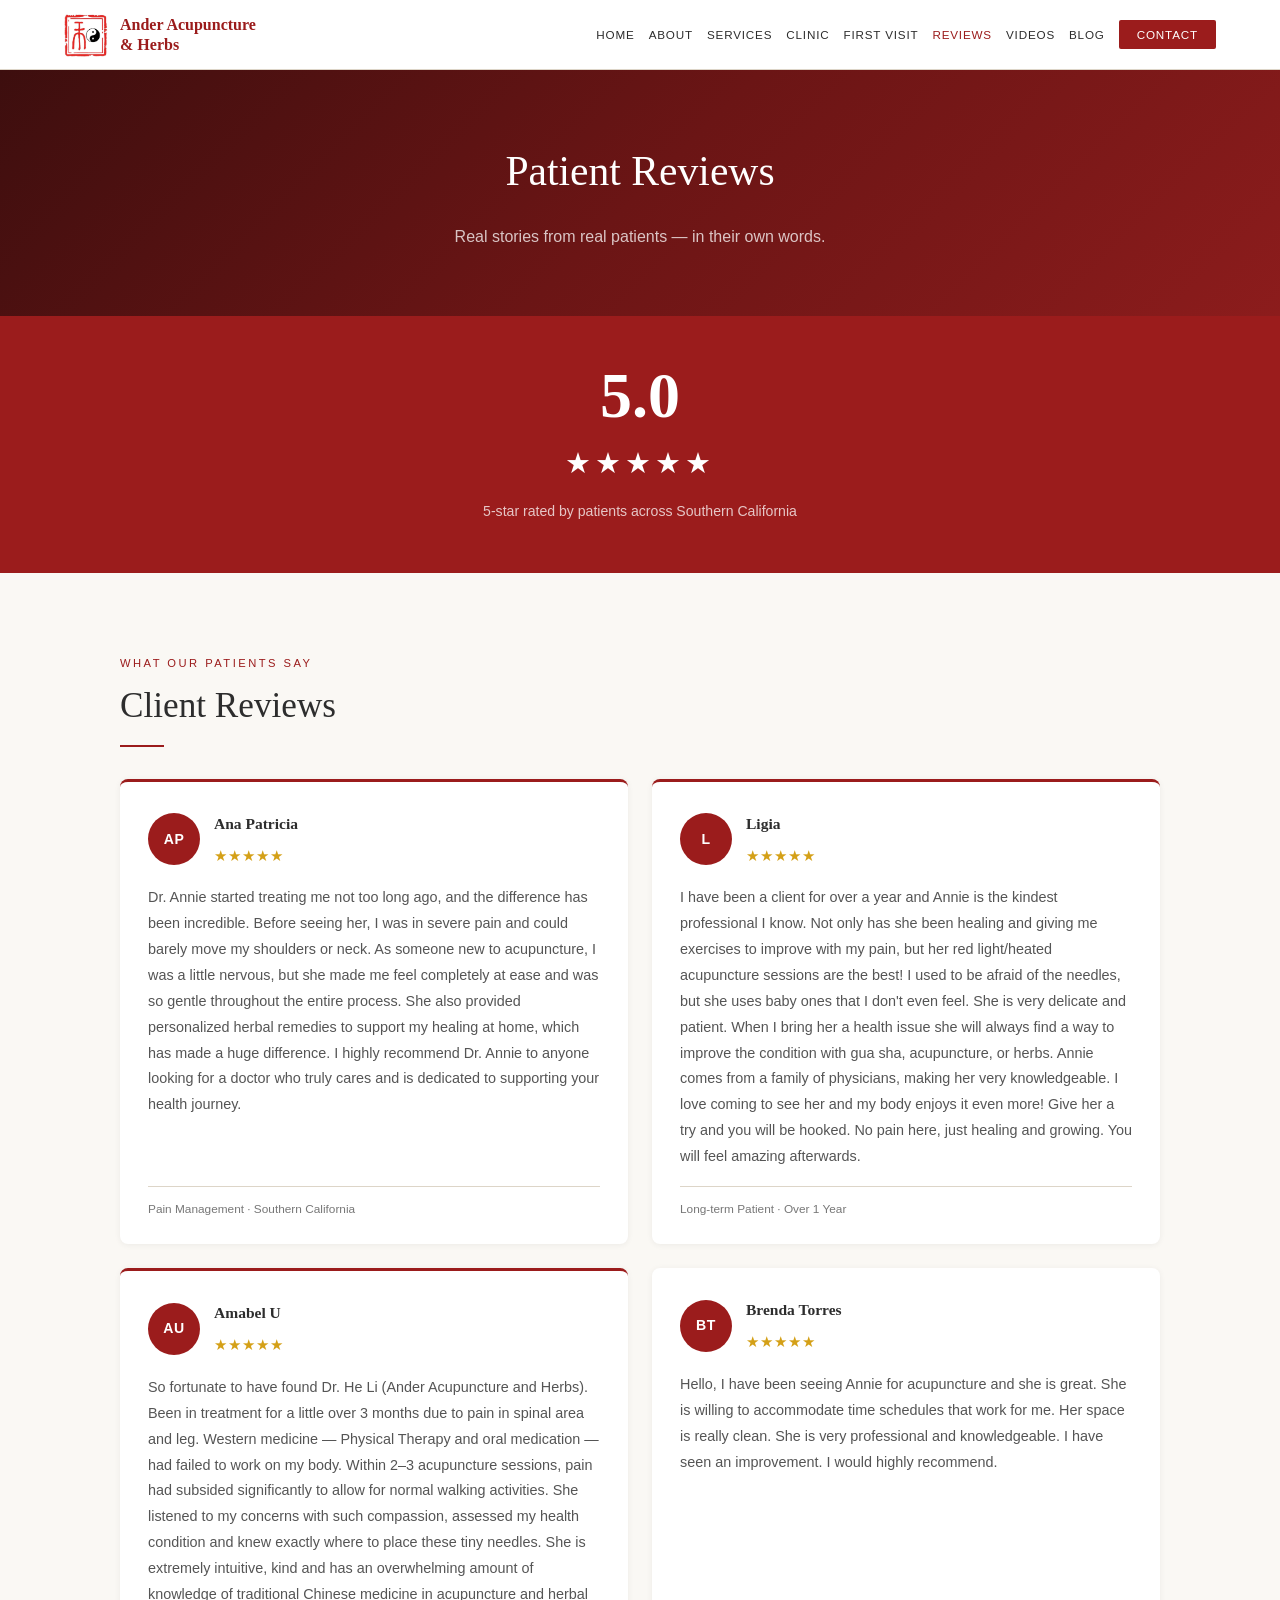
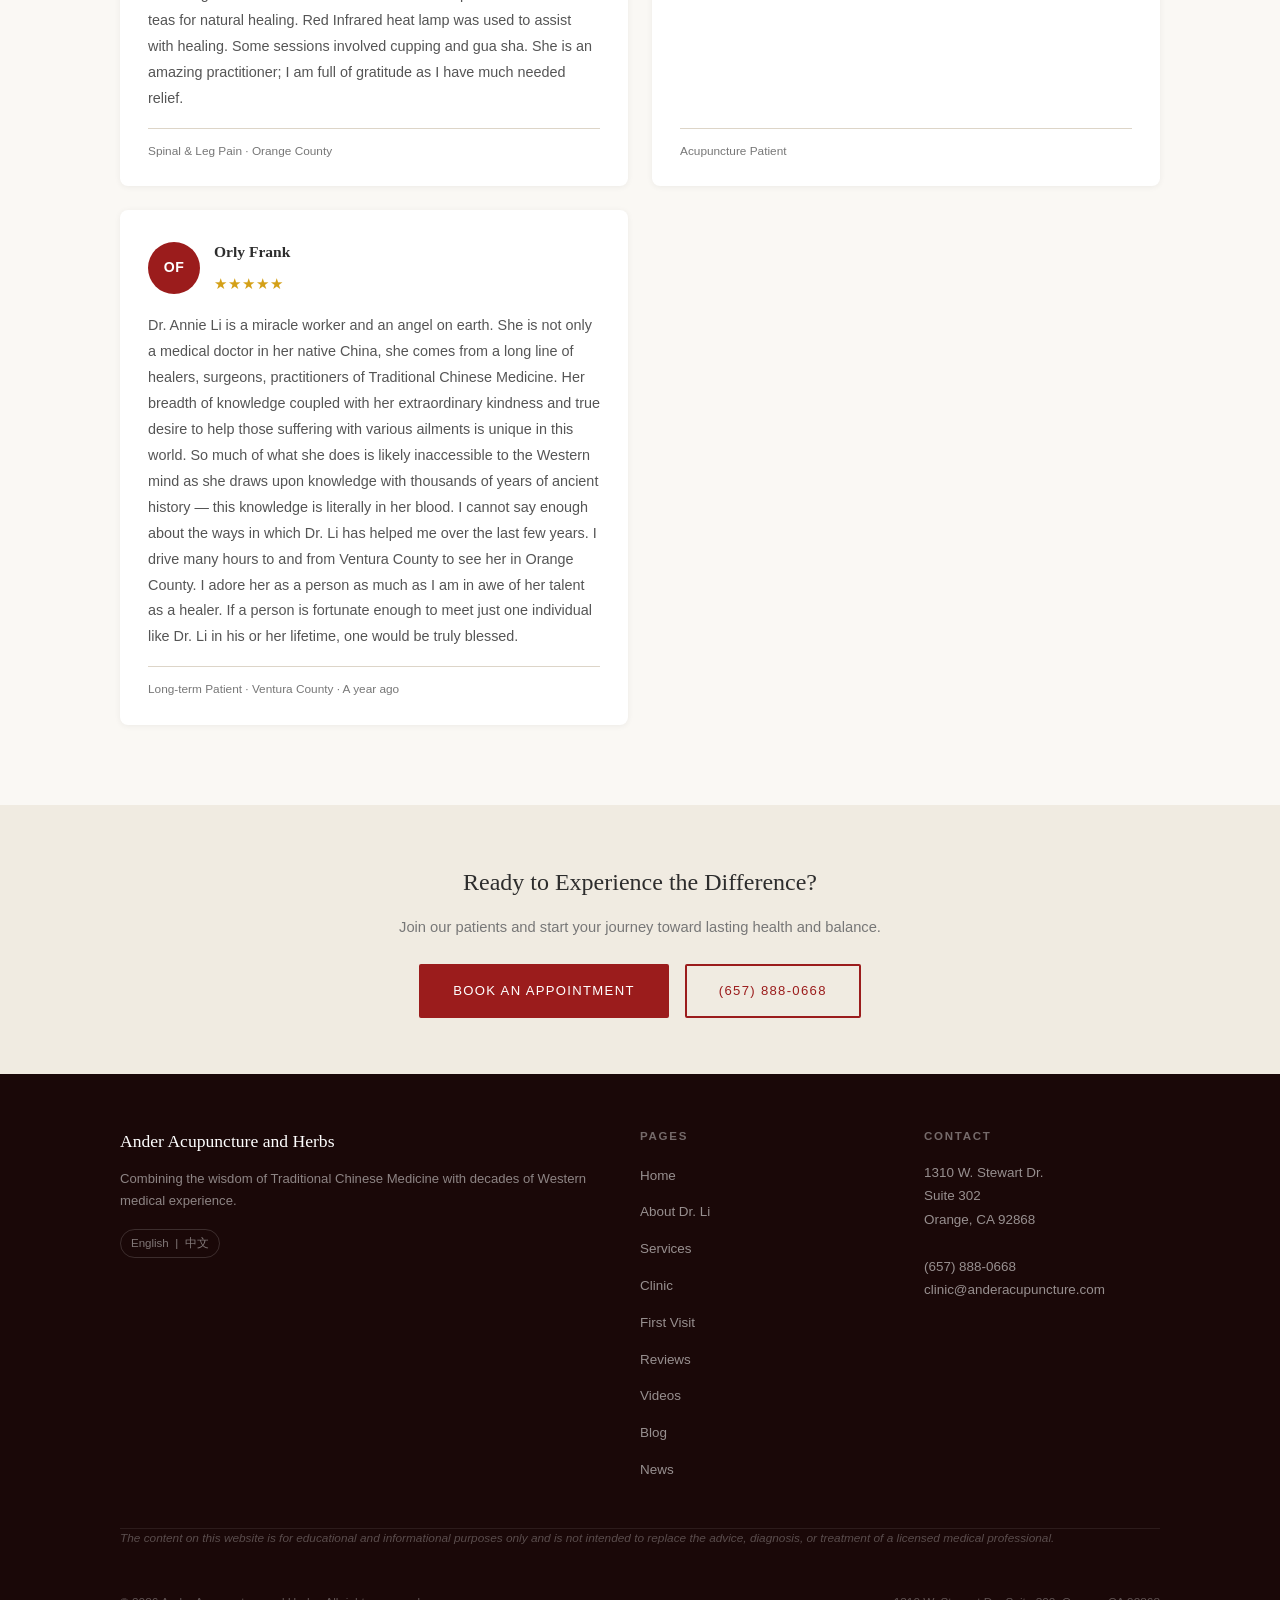
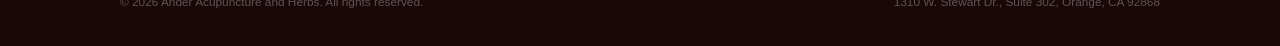
<file: testimonials.html>
<!DOCTYPE html>
<html lang="en">
<head>
  <meta charset="UTF-8" />
  <meta name="viewport" content="width=device-width, initial-scale=1.0" />
  <title>Patient Reviews | Ander Acupuncture and Herbs</title>
  <link rel="stylesheet" href="style.css" />
  <style>
    /* ── RATING SUMMARY ── */
    .rating-banner {
      background: var(--red);
      color: #fff;
      padding: 48px 5%;
      text-align: center;
    }
    .rating-banner .rating-num {
      font-size: 4rem;
      font-weight: bold;
      line-height: 1;
      margin-bottom: 10px;
    }
    .stars-large { font-size: 1.8rem; letter-spacing: 4px; margin-bottom: 10px; }
    .rating-banner p {
      font-family: Arial, sans-serif;
      font-size: 0.88rem;
      color: rgba(255,255,255,0.75);
    }

    /* ── REVIEW GRID ── */
    .reviews-section { background: var(--cream); }
    .reviews-grid {
      display: grid;
      grid-template-columns: repeat(auto-fill, minmax(340px, 1fr));
      gap: 24px;
    }

    /* ── REVIEW CARD ── */
    .review-card {
      background: var(--white);
      border-radius: 8px;
      padding: 28px 28px 24px;
      box-shadow: 0 1px 6px rgba(0,0,0,0.06);
      display: flex;
      flex-direction: column;
      gap: 16px;
      transition: box-shadow 0.2s;
    }
    .review-card:hover { box-shadow: 0 4px 18px rgba(0,0,0,0.1); }

    .review-header {
      display: flex;
      align-items: center;
      gap: 14px;
    }
    .reviewer-avatar {
      width: 52px;
      height: 52px;
      border-radius: 50%;
      background: var(--red);
      color: #fff;
      display: flex;
      align-items: center;
      justify-content: center;
      font-family: Arial, sans-serif;
      font-size: 0.88rem;
      font-weight: bold;
      letter-spacing: 0.04em;
      flex-shrink: 0;
    }
    .reviewer-info { flex: 1; }
    .reviewer-name {
      font-weight: bold;
      font-size: 0.97rem;
      color: var(--dark);
      margin-bottom: 4px;
    }
    .review-stars { color: #D4A017; font-size: 0.95rem; letter-spacing: 1px; }

    .review-text {
      font-family: Arial, sans-serif;
      font-size: 0.9rem;
      color: var(--mid);
      line-height: 1.8;
      flex: 1;
    }

    .review-footer {
      font-family: Arial, sans-serif;
      font-size: 0.74rem;
      color: var(--gray);
      border-top: 1px solid var(--border);
      padding-top: 12px;
    }

    /* featured card gets a left border accent */
    .review-card.featured {
      border-top: 3px solid var(--red);
    }

    /* ── CTA ── */
    .reviews-cta {
      background: var(--tan);
      padding: 56px 5%;
      text-align: center;
    }
    .reviews-cta h2 { font-size: 1.5rem; font-weight: normal; margin-bottom: 10px; }
    .reviews-cta p {
      font-family: Arial, sans-serif;
      font-size: 0.92rem;
      color: var(--gray);
      margin-bottom: 24px;
    }

    @media (max-width: 600px) {
      .reviews-grid { grid-template-columns: 1fr; }
    }
  </style>
</head>
<body>

  <!-- NAV -->
  <nav>
    <a class="nav-logo" href="index.html">
      <img src="logo.jpg" alt="Ander Acupuncture logo" />
      <div class="nav-brand">
        Ander Acupuncture
        <span>&amp; Herbs</span>
      </div>
    </a>
    <ul class="nav-links">
      <li><a href="index.html">Home</a></li>
      <li><a href="about.html">About</a></li>
      <li><a href="services.html">Services</a></li>
      <li><a href="clinic.html">Clinic</a></li>
      <li><a href="first-visit.html">First Visit</a></li>
      <li><a href="testimonials.html" class="active">Reviews</a></li>
      <li><a href="videos.html">Videos</a></li>
      <li><a href="blog.html">Blog</a></li>
      <li><a href="index.html#contact" class="nav-cta">Contact</a></li>
    </ul>
  </nav>

  <!-- PAGE HERO -->
  <div class="page-hero">
    <h1>Patient Reviews</h1>
    <p>Real stories from real patients — in their own words.</p>
  </div>

  <!-- RATING BANNER -->
  <div class="rating-banner">
    <div class="rating-num">5.0</div>
    <div class="stars-large">★★★★★</div>
    <p>5-star rated by patients across Southern California</p>
  </div>

  <!-- REVIEWS -->
  <section class="section reviews-section">
    <div class="section-inner">
      <p class="section-label">What Our Patients Say</p>
      <h2 class="section-title">Client Reviews</h2>
      <div class="section-divider"></div>
      <div class="reviews-grid">

        <!-- Ana Patricia -->
        <div class="review-card featured">
          <div class="review-header">
            <div class="reviewer-avatar">AP</div>
            <div class="reviewer-info">
              <div class="reviewer-name">Ana Patricia</div>
              <div class="review-stars">★★★★★</div>
            </div>
          </div>
          <p class="review-text">Dr. Annie started treating me not too long ago, and the difference has been incredible. Before seeing her, I was in severe pain and could barely move my shoulders or neck. As someone new to acupuncture, I was a little nervous, but she made me feel completely at ease and was so gentle throughout the entire process. She also provided personalized herbal remedies to support my healing at home, which has made a huge difference. I highly recommend Dr. Annie to anyone looking for a doctor who truly cares and is dedicated to supporting your health journey.</p>
          <div class="review-footer">Pain Management · Southern California</div>
        </div>

        <!-- Ligia -->
        <div class="review-card featured">
          <div class="review-header">
            <div class="reviewer-avatar">L</div>
            <div class="reviewer-info">
              <div class="reviewer-name">Ligia</div>
              <div class="review-stars">★★★★★</div>
            </div>
          </div>
          <p class="review-text">I have been a client for over a year and Annie is the kindest professional I know. Not only has she been healing and giving me exercises to improve with my pain, but her red light/heated acupuncture sessions are the best! I used to be afraid of the needles, but she uses baby ones that I don't even feel. She is very delicate and patient. When I bring her a health issue she will always find a way to improve the condition with gua sha, acupuncture, or herbs. Annie comes from a family of physicians, making her very knowledgeable. I love coming to see her and my body enjoys it even more! Give her a try and you will be hooked. No pain here, just healing and growing. You will feel amazing afterwards.</p>
          <div class="review-footer">Long-term Patient · Over 1 Year</div>
        </div>

        <!-- Amabel U -->
        <div class="review-card featured">
          <div class="review-header">
            <div class="reviewer-avatar">AU</div>
            <div class="reviewer-info">
              <div class="reviewer-name">Amabel U</div>
              <div class="review-stars">★★★★★</div>
            </div>
          </div>
          <p class="review-text">So fortunate to have found Dr. He Li (Ander Acupuncture and Herbs). Been in treatment for a little over 3 months due to pain in spinal area and leg. Western medicine — Physical Therapy and oral medication — had failed to work on my body. Within 2–3 acupuncture sessions, pain had subsided significantly to allow for normal walking activities. She listened to my concerns with such compassion, assessed my health condition and knew exactly where to place these tiny needles. She is extremely intuitive, kind and has an overwhelming amount of knowledge of traditional Chinese medicine in acupuncture and herbal teas for natural healing. Red Infrared heat lamp was used to assist with healing. Some sessions involved cupping and gua sha. She is an amazing practitioner; I am full of gratitude as I have much needed relief.</p>
          <div class="review-footer">Spinal &amp; Leg Pain · Orange County</div>
        </div>

        <!-- Brenda Torres -->
        <div class="review-card">
          <div class="review-header">
            <div class="reviewer-avatar">BT</div>
            <div class="reviewer-info">
              <div class="reviewer-name">Brenda Torres</div>
              <div class="review-stars">★★★★★</div>
            </div>
          </div>
          <p class="review-text">Hello, I have been seeing Annie for acupuncture and she is great. She is willing to accommodate time schedules that work for me. Her space is really clean. She is very professional and knowledgeable. I have seen an improvement. I would highly recommend.</p>
          <div class="review-footer">Acupuncture Patient</div>
        </div>

        <!-- Orly Frank -->
        <div class="review-card">
          <div class="review-header">
            <div class="reviewer-avatar">OF</div>
            <div class="reviewer-info">
              <div class="reviewer-name">Orly Frank</div>
              <div class="review-stars">★★★★★</div>
            </div>
          </div>
          <p class="review-text">Dr. Annie Li is a miracle worker and an angel on earth. She is not only a medical doctor in her native China, she comes from a long line of healers, surgeons, practitioners of Traditional Chinese Medicine. Her breadth of knowledge coupled with her extraordinary kindness and true desire to help those suffering with various ailments is unique in this world. So much of what she does is likely inaccessible to the Western mind as she draws upon knowledge with thousands of years of ancient history — this knowledge is literally in her blood. I cannot say enough about the ways in which Dr. Li has helped me over the last few years. I drive many hours to and from Ventura County to see her in Orange County. I adore her as a person as much as I am in awe of her talent as a healer. If a person is fortunate enough to meet just one individual like Dr. Li in his or her lifetime, one would be truly blessed.</p>
          <div class="review-footer">Long-term Patient · Ventura County · A year ago</div>
        </div>

      </div>
    </div>
  </section>

  <!-- CTA -->
  <div class="reviews-cta">
    <h2>Ready to Experience the Difference?</h2>
    <p>Join our patients and start your journey toward lasting health and balance.</p>
    <a href="index.html#contact" class="btn btn-red">Book an Appointment</a>
    &nbsp;&nbsp;
    <a href="tel:6578880668" class="btn btn-outline">(657) 888-0668</a>
  </div>

  <!-- FOOTER -->
  <footer>
    <div class="footer-inner">
      <div>
        <div class="footer-brand">Ander Acupuncture and Herbs</div>
        <p class="footer-tagline">Combining the wisdom of Traditional Chinese Medicine with decades of Western medical experience.</p>
        <span class="footer-lang">English &nbsp;|&nbsp; 中文</span>
      </div>
      <div class="footer-col">
        <h4>Pages</h4>
        <ul>
          <li><a href="index.html">Home</a></li>
          <li><a href="about.html">About Dr. Li</a></li>
          <li><a href="services.html">Services</a></li>
          <li><a href="clinic.html">Clinic</a></li>
          <li><a href="first-visit.html">First Visit</a></li>
          <li><a href="testimonials.html">Reviews</a></li>
      <li><a href="videos.html">Videos</a></li>
          <li><a href="blog.html">Blog</a></li>
          <li><a href="news.html">News</a></li>
        </ul>
      </div>
      <div class="footer-col">
        <h4>Contact</h4>
        <p>
          1310 W. Stewart Dr.<br>Suite 302<br>Orange, CA 92868<br><br>
          <a href="tel:6578880668">(657) 888-0668</a><br>
          <a href="mailto:clinic@anderacupuncture.com">clinic@anderacupuncture.com</a>
        </p>
      </div>
    </div>
    <p class="footer-disclaimer">
      The content on this website is for educational and informational purposes only and is not intended to replace the advice, diagnosis, or treatment of a licensed medical professional.
    </p>
    <div class="footer-bottom">
      <span>&copy; 2026 Ander Acupuncture and Herbs. All rights reserved.</span>
      <span>1310 W. Stewart Dr., Suite 302, Orange, CA 92868</span>
    </div>
  </footer>

</body>
</html>
</file>
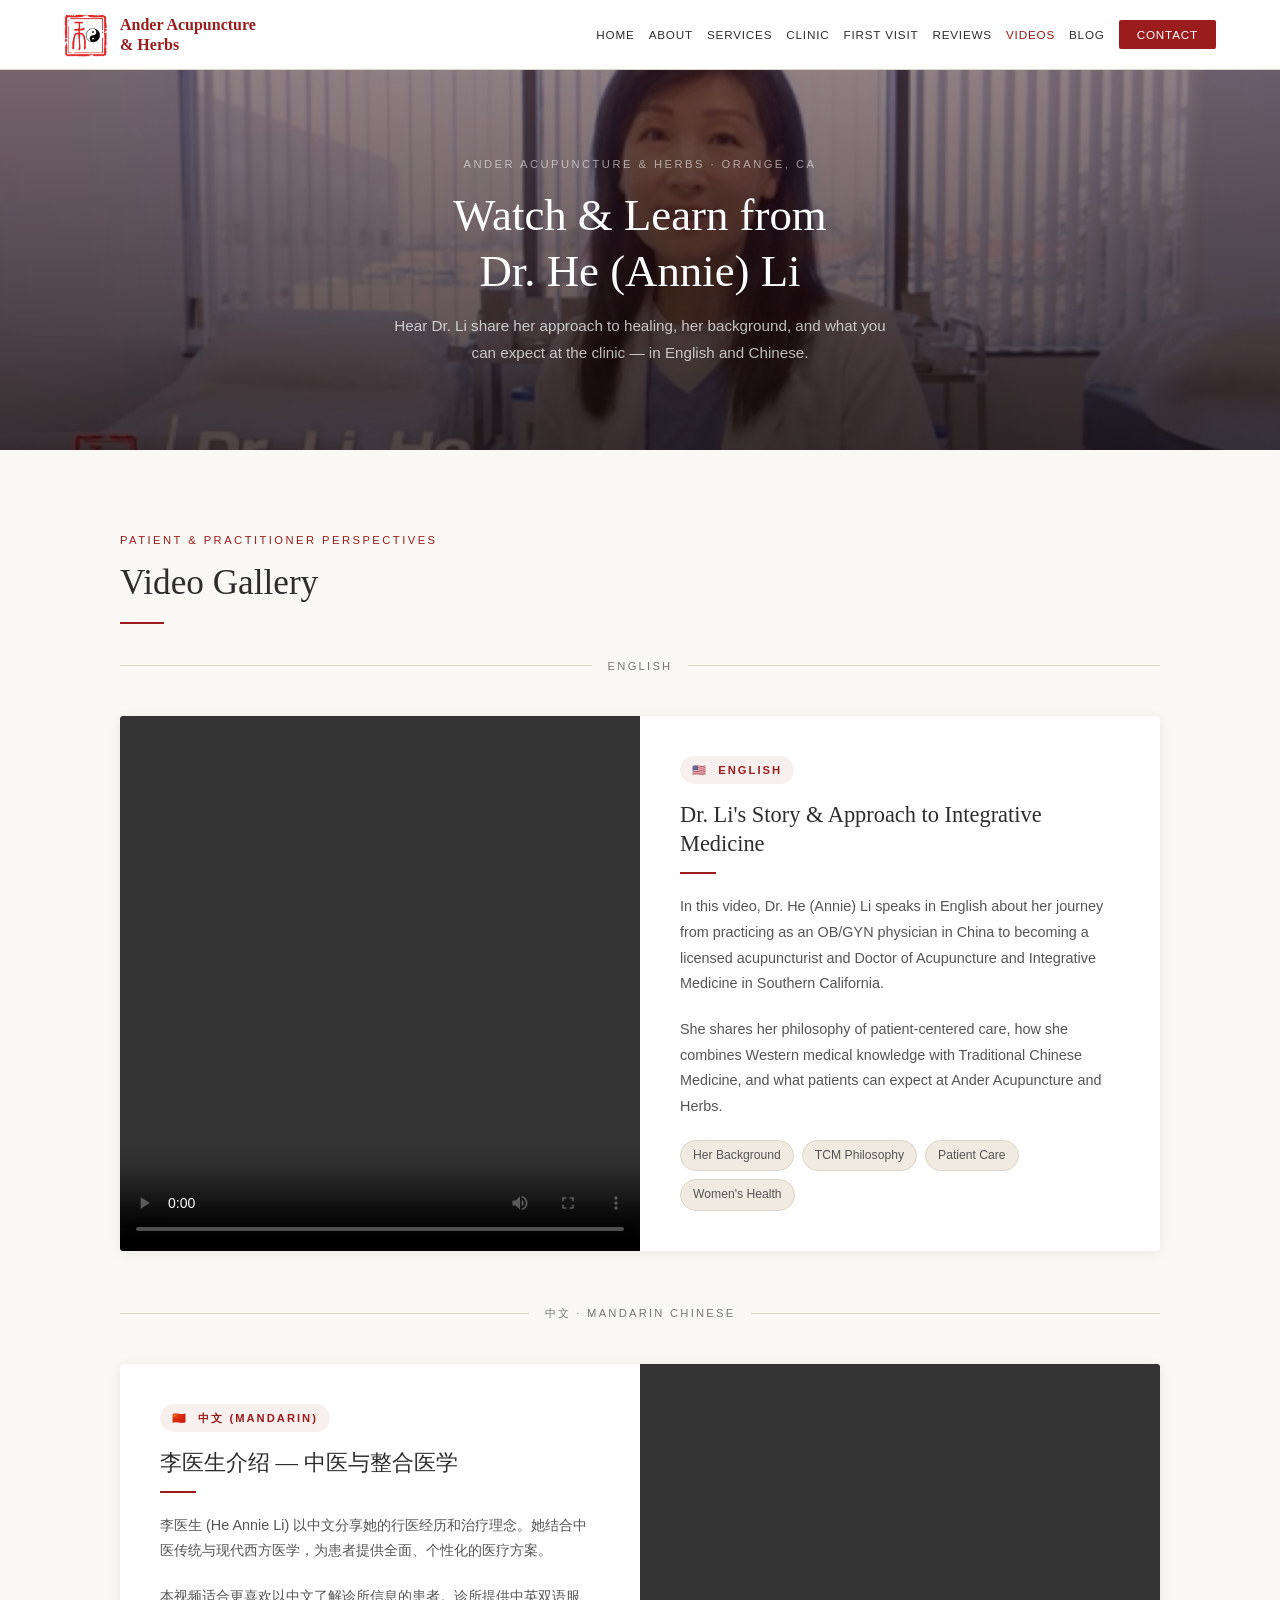
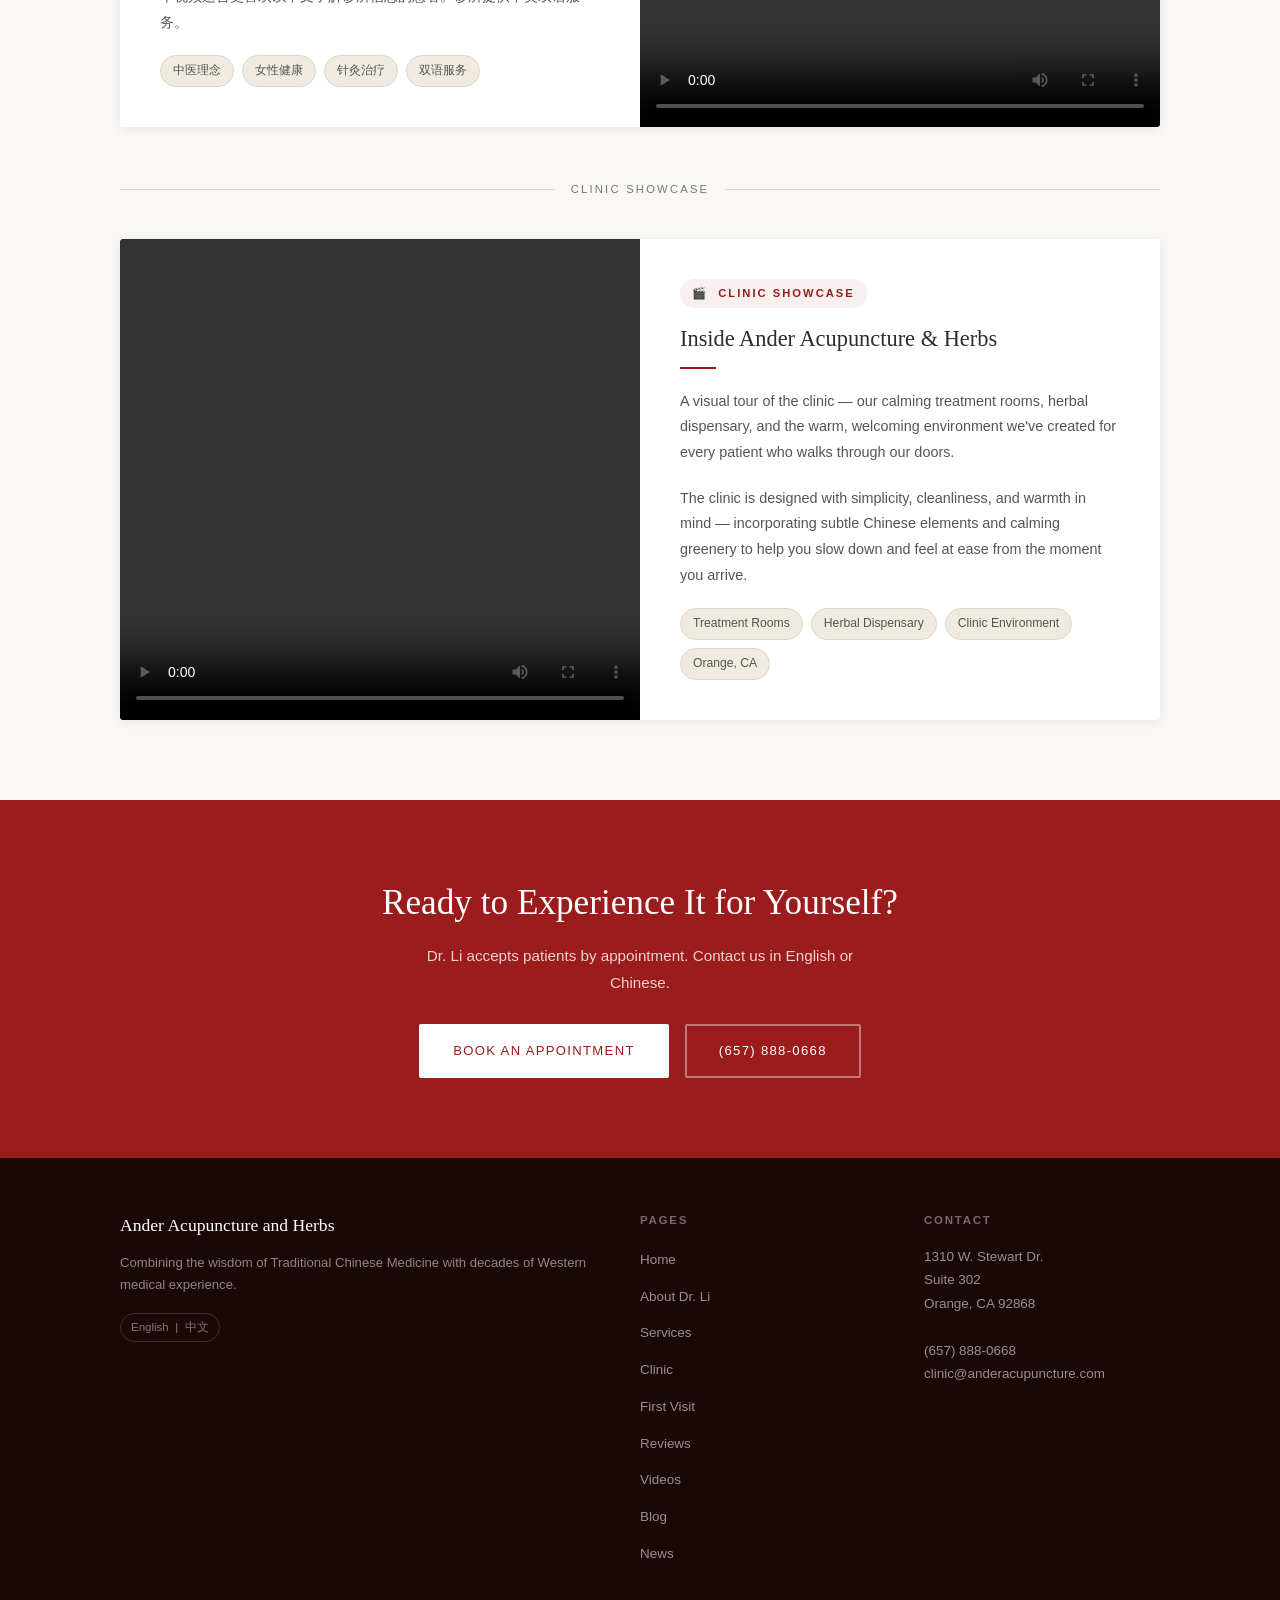
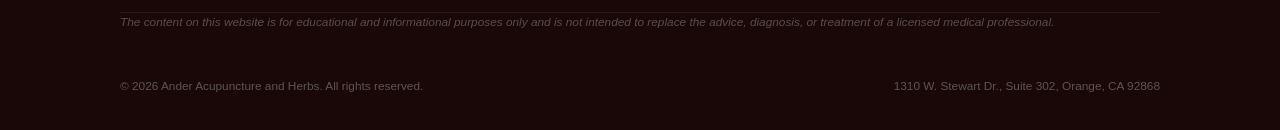
<file: videos.html>
<!DOCTYPE html>
<html lang="en">
<head>
  <meta charset="UTF-8" />
  <meta name="viewport" content="width=device-width, initial-scale=1.0" />
  <title>Videos | Ander Acupuncture and Herbs</title>
  <link rel="stylesheet" href="style.css" />
  <style>
    /* ── HERO with clinic photo ── */
    .video-hero {
      position: relative;
      height: 380px;
      overflow: hidden;
    }
    .video-hero img {
      width: 100%;
      height: 100%;
      object-fit: cover;
      object-position: center 30%;
      display: block;
    }
    .video-hero-overlay {
      position: absolute;
      inset: 0;
      background: linear-gradient(to bottom, rgba(60,8,8,0.5) 0%, rgba(20,4,4,0.75) 100%);
      display: flex;
      flex-direction: column;
      align-items: center;
      justify-content: center;
      text-align: center;
      color: #fff;
      padding: 0 5%;
    }
    .video-hero-overlay .hero-tag {
      font-family: Arial, sans-serif;
      font-size: 0.7rem;
      letter-spacing: 0.22em;
      text-transform: uppercase;
      color: rgba(255,255,255,0.55);
      margin-bottom: 14px;
    }
    .video-hero-overlay h1 {
      font-size: clamp(1.8rem, 4vw, 2.8rem);
      font-weight: normal;
      margin-bottom: 12px;
      line-height: 1.25;
    }
    .video-hero-overlay p {
      font-family: Arial, sans-serif;
      font-size: 0.95rem;
      color: rgba(255,255,255,0.72);
      max-width: 520px;
    }

    /* ── VIDEO CARDS ── */
    .videos-section { background: var(--cream); }

    .video-card {
      background: var(--white);
      border-radius: 4px;
      overflow: hidden;
      box-shadow: 0 2px 12px rgba(0,0,0,0.07);
      margin-bottom: 52px;
    }
    .video-card:last-child { margin-bottom: 0; }

    .video-card-inner {
      display: grid;
      grid-template-columns: 1fr 1fr;
      gap: 0;
      align-items: stretch;
    }

    .video-card-inner.reverse { direction: rtl; }
    .video-card-inner.reverse > * { direction: ltr; }

    .video-player-wrap {
      position: relative;
      background: #000;
    }
    .video-player-wrap video {
      width: 100%;
      height: 100%;
      min-height: 300px;
      object-fit: cover;
      display: block;
    }

    .video-info {
      padding: 40px 40px;
      display: flex;
      flex-direction: column;
      justify-content: center;
    }

    .video-lang-badge {
      display: inline-flex;
      align-items: center;
      gap: 6px;
      font-family: Arial, sans-serif;
      font-size: 0.7rem;
      font-weight: 700;
      letter-spacing: 0.18em;
      text-transform: uppercase;
      color: var(--red);
      background: rgba(155,28,28,0.07);
      padding: 4px 12px;
      border-radius: 20px;
      margin-bottom: 16px;
      width: fit-content;
    }

    .video-info h2 {
      font-size: 1.4rem;
      font-weight: normal;
      color: var(--dark);
      margin-bottom: 14px;
      line-height: 1.3;
    }

    .video-info p {
      font-family: Arial, sans-serif;
      font-size: 0.9rem;
      color: var(--mid);
      line-height: 1.78;
      margin-bottom: 20px;
    }

    .video-divider {
      width: 36px;
      height: 2px;
      background: var(--red);
      margin-bottom: 20px;
    }

    .video-topics {
      display: flex;
      flex-wrap: wrap;
      gap: 8px;
    }

    .topic-chip {
      background: var(--tan);
      border: 1px solid var(--border);
      font-family: Arial, sans-serif;
      font-size: 0.76rem;
      color: var(--mid);
      padding: 4px 12px;
      border-radius: 20px;
    }

    /* ── SECTION DIVIDER ── */
    .video-section-sep {
      display: flex;
      align-items: center;
      gap: 16px;
      margin: 12px 0 40px;
    }
    .video-section-sep::before,
    .video-section-sep::after {
      content: '';
      flex: 1;
      height: 1px;
      background: var(--border);
    }
    .video-section-sep span {
      font-family: Arial, sans-serif;
      font-size: 0.7rem;
      letter-spacing: 0.2em;
      text-transform: uppercase;
      color: var(--gray);
      white-space: nowrap;
    }

    @media (max-width: 768px) {
      .video-card-inner,
      .video-card-inner.reverse { grid-template-columns: 1fr; direction: ltr; }
      .video-player-wrap video { min-height: 220px; }
      .video-info { padding: 28px 24px; }
      .video-hero { height: 280px; }
    }
  </style>
</head>
<body>

  <!-- NAV -->
  <nav>
    <a class="nav-logo" href="index.html">
      <img src="logo.jpg" alt="Ander Acupuncture logo" />
      <div class="nav-brand">
        Ander Acupuncture
        <span>&amp; Herbs</span>
      </div>
    </a>
    <ul class="nav-links">
      <li><a href="index.html">Home</a></li>
      <li><a href="about.html">About</a></li>
      <li><a href="services.html">Services</a></li>
      <li><a href="clinic.html">Clinic</a></li>
      <li><a href="first-visit.html">First Visit</a></li>
      <li><a href="testimonials.html">Reviews</a></li>
      <li><a href="videos.html" class="active">Videos</a></li>
      <li><a href="blog.html">Blog</a></li>
      <li><a href="index.html#contact" class="nav-cta">Contact</a></li>
    </ul>
  </nav>

  <!-- HERO with clinic photo -->
  <div class="video-hero">
    <img src="images/dr-li-clinic.png" alt="Dr. He (Annie) Li in clinic" />
    <div class="video-hero-overlay">
      <div class="hero-tag">Ander Acupuncture &amp; Herbs · Orange, CA</div>
      <h1>Watch &amp; Learn from<br>Dr. He (Annie) Li</h1>
      <p>Hear Dr. Li share her approach to healing, her background, and what you can expect at the clinic — in English and Chinese.</p>
    </div>
  </div>

  <!-- VIDEOS -->
  <section class="section videos-section">
    <div class="section-inner">

      <p class="section-label">Patient &amp; Practitioner Perspectives</p>
      <h2 class="section-title">Video Gallery</h2>
      <div class="section-divider"></div>

      <!-- VIDEO 1 — English -->
      <div class="video-section-sep"><span>English</span></div>
      <div class="video-card">
        <div class="video-card-inner">
          <div class="video-player-wrap">
            <video controls preload="metadata">
              <source src="videos/vid3english.mov" type="video/quicktime" />
              Your browser does not support HTML5 video.
            </video>
          </div>
          <div class="video-info">
            <span class="video-lang-badge">🇺🇸 &nbsp;English</span>
            <h2>Dr. Li's Story &amp; Approach to Integrative Medicine</h2>
            <div class="video-divider"></div>
            <p>In this video, Dr. He (Annie) Li speaks in English about her journey from practicing as an OB/GYN physician in China to becoming a licensed acupuncturist and Doctor of Acupuncture and Integrative Medicine in Southern California.</p>
            <p>She shares her philosophy of patient-centered care, how she combines Western medical knowledge with Traditional Chinese Medicine, and what patients can expect at Ander Acupuncture and Herbs.</p>
            <div class="video-topics">
              <span class="topic-chip">Her Background</span>
              <span class="topic-chip">TCM Philosophy</span>
              <span class="topic-chip">Patient Care</span>
              <span class="topic-chip">Women's Health</span>
            </div>
          </div>
        </div>
      </div>

      <!-- VIDEO 2 — Chinese -->
      <div class="video-section-sep"><span>中文 · Mandarin Chinese</span></div>
      <div class="video-card">
        <div class="video-card-inner reverse">
          <div class="video-player-wrap">
            <video controls preload="metadata">
              <source src="videos/vid2chinese.mov" type="video/quicktime" />
              Your browser does not support HTML5 video.
            </video>
          </div>
          <div class="video-info">
            <span class="video-lang-badge">🇨🇳 &nbsp;中文 (Mandarin)</span>
            <h2>李医生介绍 — 中医与整合医学</h2>
            <div class="video-divider"></div>
            <p>李医生 (He Annie Li) 以中文分享她的行医经历和治疗理念。她结合中医传统与现代西方医学，为患者提供全面、个性化的医疗方案。</p>
            <p>本视频适合更喜欢以中文了解诊所信息的患者。诊所提供中英双语服务。</p>
            <div class="video-topics">
              <span class="topic-chip">中医理念</span>
              <span class="topic-chip">女性健康</span>
              <span class="topic-chip">针灸治疗</span>
              <span class="topic-chip">双语服务</span>
            </div>
          </div>
        </div>
      </div>

      <!-- VIDEO 3 — Clinic Showcase -->
      <div class="video-section-sep"><span>Clinic Showcase</span></div>
      <div class="video-card">
        <div class="video-card-inner">
          <div class="video-player-wrap">
            <video controls preload="metadata" loop>
              <source src="videos/vid1notalk.mov" type="video/quicktime" />
              Your browser does not support HTML5 video.
            </video>
          </div>
          <div class="video-info">
            <span class="video-lang-badge">🎬 &nbsp;Clinic Showcase</span>
            <h2>Inside Ander Acupuncture &amp; Herbs</h2>
            <div class="video-divider"></div>
            <p>A visual tour of the clinic — our calming treatment rooms, herbal dispensary, and the warm, welcoming environment we've created for every patient who walks through our doors.</p>
            <p>The clinic is designed with simplicity, cleanliness, and warmth in mind — incorporating subtle Chinese elements and calming greenery to help you slow down and feel at ease from the moment you arrive.</p>
            <div class="video-topics">
              <span class="topic-chip">Treatment Rooms</span>
              <span class="topic-chip">Herbal Dispensary</span>
              <span class="topic-chip">Clinic Environment</span>
              <span class="topic-chip">Orange, CA</span>
            </div>
          </div>
        </div>
      </div>

    </div>
  </section>

  <!-- CTA -->
  <section class="section" style="background:var(--red);text-align:center;">
    <div class="section-inner">
      <h2 class="section-title" style="color:#fff;">Ready to Experience It for Yourself?</h2>
      <p style="font-family:Arial,sans-serif;font-size:0.95rem;color:rgba(255,255,255,0.8);margin-bottom:28px;max-width:480px;margin-left:auto;margin-right:auto;">Dr. Li accepts patients by appointment. Contact us in English or Chinese.</p>
      <a href="index.html#contact" class="btn btn-primary" style="margin-right:12px;">Book an Appointment</a>
      <a href="tel:6578880668" class="btn" style="color:#fff;border-color:rgba(255,255,255,0.4);">(657) 888-0668</a>
    </div>
  </section>

  <!-- FOOTER -->
  <footer>
    <div class="footer-inner">
      <div>
        <div class="footer-brand">Ander Acupuncture and Herbs</div>
        <p class="footer-tagline">Combining the wisdom of Traditional Chinese Medicine with decades of Western medical experience.</p>
        <span class="footer-lang">English &nbsp;|&nbsp; 中文</span>
      </div>
      <div class="footer-col">
        <h4>Pages</h4>
        <ul>
          <li><a href="index.html">Home</a></li>
          <li><a href="about.html">About Dr. Li</a></li>
          <li><a href="services.html">Services</a></li>
          <li><a href="clinic.html">Clinic</a></li>
          <li><a href="first-visit.html">First Visit</a></li>
          <li><a href="testimonials.html">Reviews</a></li>
          <li><a href="videos.html">Videos</a></li>
          <li><a href="blog.html">Blog</a></li>
          <li><a href="news.html">News</a></li>
        </ul>
      </div>
      <div class="footer-col">
        <h4>Contact</h4>
        <p>
          1310 W. Stewart Dr.<br>Suite 302<br>Orange, CA 92868<br><br>
          <a href="tel:6578880668">(657) 888-0668</a><br>
          <a href="mailto:clinic@anderacupuncture.com">clinic@anderacupuncture.com</a>
        </p>
      </div>
    </div>
    <p class="footer-disclaimer">
      The content on this website is for educational and informational purposes only and is not intended to replace the advice, diagnosis, or treatment of a licensed medical professional.
    </p>
    <div class="footer-bottom">
      <span>&copy; 2026 Ander Acupuncture and Herbs. All rights reserved.</span>
      <span>1310 W. Stewart Dr., Suite 302, Orange, CA 92868</span>
    </div>
  </footer>

</body>
</html>
</file>
<file: style.css>
/* ── VARIABLES ── */
:root {
  --red:        #9B1C1C;
  --red-light:  #B91C1C;
  --red-dark:   #7F1D1D;
  --cream:      #FAF8F4;
  --tan:        #F0EBE1;
  --tan-dark:   #E5DDD0;
  --dark:       #2D2D2D;
  --mid:        #555;
  --gray:       #777;
  --border:     #DDD5C8;
  --white:      #ffffff;
}

/* ── RESET & BASE ── */
*, *::before, *::after { box-sizing: border-box; margin: 0; padding: 0; }

html { scroll-behavior: smooth; }

body {
  font-family: 'Georgia', serif;
  color: var(--dark);
  background: var(--cream);
  line-height: 1.8;
  font-size: 16px;
}

img { display: block; max-width: 100%; height: auto; }
a   { color: inherit; }

/* ── NAV ── */
nav {
  position: sticky;
  top: 0;
  z-index: 200;
  background: var(--white);
  border-bottom: 1px solid var(--border);
  padding: 0 5%;
  display: flex;
  align-items: center;
  justify-content: space-between;
  height: 70px;
}

.nav-logo {
  display: flex;
  align-items: center;
  gap: 12px;
  text-decoration: none;
  flex-shrink: 0;
}

.nav-logo img {
  width: 44px;
  height: 44px;
  object-fit: contain;
}

.nav-brand {
  font-size: 1rem;
  font-weight: bold;
  color: var(--red);
  line-height: 1.2;
  font-family: Georgia, serif;
}

.nav-brand span {
  display: block;
  font-size: 1rem;
  font-weight: bold;
  color: var(--red);
  font-family: Georgia, serif;
  letter-spacing: 0;
}

.nav-links {
  list-style: none;
  display: flex;
  gap: 14px;
  align-items: center;
}

.nav-links a {
  text-decoration: none;
  color: var(--dark);
  font-family: Arial, sans-serif;
  font-size: 0.73rem;
  letter-spacing: 0.07em;
  text-transform: uppercase;
  transition: color 0.2s;
  white-space: nowrap;
}

.nav-links a:hover,
.nav-links a.active { color: var(--red); }

.nav-cta {
  background: var(--red);
  color: var(--white) !important;
  padding: 8px 18px;
  border-radius: 2px;
  transition: background 0.2s !important;
}

.nav-cta:hover { background: var(--red-light) !important; }

/* ── BUTTONS ── */
.btn {
  display: inline-block;
  padding: 13px 32px;
  border-radius: 2px;
  font-family: Arial, sans-serif;
  font-size: 0.82rem;
  letter-spacing: 0.1em;
  text-transform: uppercase;
  text-decoration: none;
  cursor: pointer;
  border: 2px solid transparent;
  transition: all 0.2s;
}

.btn-primary {
  background: var(--white);
  color: var(--red);
  border-color: var(--white);
}
.btn-primary:hover {
  background: transparent;
  color: var(--white);
}

.btn-red {
  background: var(--red);
  color: var(--white);
  border-color: var(--red);
}
.btn-red:hover {
  background: var(--red-light);
  border-color: var(--red-light);
}

.btn-outline {
  background: transparent;
  color: var(--red);
  border-color: var(--red);
}
.btn-outline:hover {
  background: var(--red);
  color: var(--white);
}

/* ── SECTION UTILITIES ── */
.section {
  padding: 80px 5%;
}

.section-inner {
  max-width: 1040px;
  margin: 0 auto;
}

.section-label {
  font-family: Arial, sans-serif;
  font-size: 0.7rem;
  letter-spacing: 0.22em;
  text-transform: uppercase;
  color: var(--red);
  margin-bottom: 10px;
}

.section-title {
  font-size: clamp(1.6rem, 3vw, 2.2rem);
  font-weight: normal;
  color: var(--dark);
  margin-bottom: 16px;
  line-height: 1.3;
}

.section-divider {
  width: 44px;
  height: 2px;
  background: var(--red);
  margin-bottom: 32px;
}

.section-intro {
  font-size: 1rem;
  color: var(--mid);
  max-width: 640px;
  margin-bottom: 44px;
  line-height: 1.8;
}

/* ── PAGE HERO (inner pages) ── */
.page-hero {
  background: linear-gradient(135deg, #3D0E0E 0%, #6B1515 50%, #8C1C1C 100%);
  color: var(--white);
  padding: 64px 5%;
  text-align: center;
}

.page-hero h1 {
  font-size: clamp(1.8rem, 4vw, 2.6rem);
  font-weight: normal;
  margin-bottom: 14px;
}

.page-hero p {
  font-size: 1rem;
  color: rgba(255,255,255,0.75);
  max-width: 540px;
  margin: 0 auto;
  font-family: Arial, sans-serif;
}

/* ── CARDS ── */
.card {
  background: var(--white);
  border-radius: 2px;
  overflow: hidden;
}

.card-top-border {
  border-top: 3px solid var(--red);
}

.card-left-border {
  border-left: 4px solid var(--red);
}

/* ── GRID ── */
.grid-2 { display: grid; grid-template-columns: 1fr 1fr; gap: 32px; }
.grid-3 { display: grid; grid-template-columns: repeat(3, 1fr); gap: 28px; }
.grid-4 { display: grid; grid-template-columns: repeat(4, 1fr); gap: 24px; }
.grid-auto { display: grid; grid-template-columns: repeat(auto-fit, minmax(220px, 1fr)); gap: 20px; }

/* ── CONTACT INFO ROWS ── */
.info-row {
  display: flex;
  gap: 14px;
  align-items: flex-start;
  margin-bottom: 20px;
}

.info-icon {
  width: 38px;
  height: 38px;
  background: var(--tan);
  border-radius: 50%;
  display: flex;
  align-items: center;
  justify-content: center;
  font-size: 1rem;
  flex-shrink: 0;
}

.info-text {
  font-family: Arial, sans-serif;
  font-size: 0.88rem;
  color: var(--gray);
  line-height: 1.65;
}

.info-text strong {
  display: block;
  color: var(--dark);
  font-size: 0.76rem;
  letter-spacing: 0.07em;
  text-transform: uppercase;
  margin-bottom: 2px;
}

.info-text a {
  color: var(--red);
  text-decoration: none;
}

/* ── FORM ── */
.form-group { margin-bottom: 16px; }

.form-group label {
  display: block;
  font-family: Arial, sans-serif;
  font-size: 0.74rem;
  letter-spacing: 0.09em;
  text-transform: uppercase;
  color: var(--gray);
  margin-bottom: 6px;
}

.form-group input,
.form-group textarea,
.form-group select {
  width: 100%;
  padding: 10px 14px;
  border: 1px solid var(--border);
  border-radius: 2px;
  font-family: Arial, sans-serif;
  font-size: 0.9rem;
  color: var(--dark);
  background: var(--cream);
  outline: none;
  transition: border-color 0.2s;
  appearance: auto;
}

.form-group input:focus,
.form-group textarea:focus,
.form-group select:focus { border-color: var(--red); }

.form-group textarea { height: 110px; resize: vertical; }

/* ── FOOTER ── */
footer {
  background: #1A0808;
  color: rgba(255,255,255,0.6);
  padding: 52px 5% 32px;
}

.footer-inner {
  max-width: 1040px;
  margin: 0 auto;
  display: grid;
  grid-template-columns: 2fr 1fr 1fr;
  gap: 48px;
  padding-bottom: 36px;
  border-bottom: 1px solid rgba(255,255,255,0.08);
}

.footer-brand {
  font-size: 1.1rem;
  color: var(--white);
  margin-bottom: 10px;
  font-family: Georgia, serif;
}

.footer-tagline {
  font-family: Arial, sans-serif;
  font-size: 0.82rem;
  line-height: 1.7;
  color: rgba(255,255,255,0.5);
  margin-bottom: 16px;
}

.footer-lang {
  display: inline-block;
  font-family: Arial, sans-serif;
  font-size: 0.72rem;
  color: rgba(255,255,255,0.45);
  border: 1px solid rgba(255,255,255,0.15);
  padding: 3px 10px;
  border-radius: 20px;
}

.footer-col h4 {
  font-family: Arial, sans-serif;
  font-size: 0.72rem;
  letter-spacing: 0.15em;
  text-transform: uppercase;
  color: rgba(255,255,255,0.4);
  margin-bottom: 14px;
}

.footer-col ul {
  list-style: none;
}

.footer-col ul li {
  margin-bottom: 8px;
}

.footer-col ul a {
  font-family: Arial, sans-serif;
  font-size: 0.84rem;
  color: rgba(255,255,255,0.55);
  text-decoration: none;
  transition: color 0.2s;
}

.footer-col ul a:hover { color: var(--white); }

.footer-col p {
  font-family: Arial, sans-serif;
  font-size: 0.84rem;
  color: rgba(255,255,255,0.55);
  line-height: 1.75;
}

.footer-col a {
  color: rgba(255,255,255,0.55);
  text-decoration: none;
}

.footer-bottom {
  max-width: 1040px;
  margin: 0 auto;
  padding-top: 24px;
  font-family: Arial, sans-serif;
  font-size: 0.74rem;
  color: rgba(255,255,255,0.3);
  display: flex;
  justify-content: space-between;
  align-items: center;
  flex-wrap: wrap;
  gap: 8px;
}

.footer-disclaimer {
  max-width: 1040px;
  margin: 0 auto 20px;
  font-family: Arial, sans-serif;
  font-size: 0.74rem;
  color: rgba(255,255,255,0.28);
  line-height: 1.65;
  font-style: italic;
}

/* ── RESPONSIVE ── */
@media (max-width: 900px) {
  .grid-3, .grid-4 { grid-template-columns: repeat(2, 1fr); }
  .footer-inner     { grid-template-columns: 1fr 1fr; }
}

@media (max-width: 680px) {
  .nav-links        { display: none; }
  .grid-2, .grid-3, .grid-4 { grid-template-columns: 1fr; }
  .footer-inner     { grid-template-columns: 1fr; gap: 28px; }
  .section          { padding: 56px 5%; }
  .page-hero        { padding: 48px 5%; }
}
</file>
